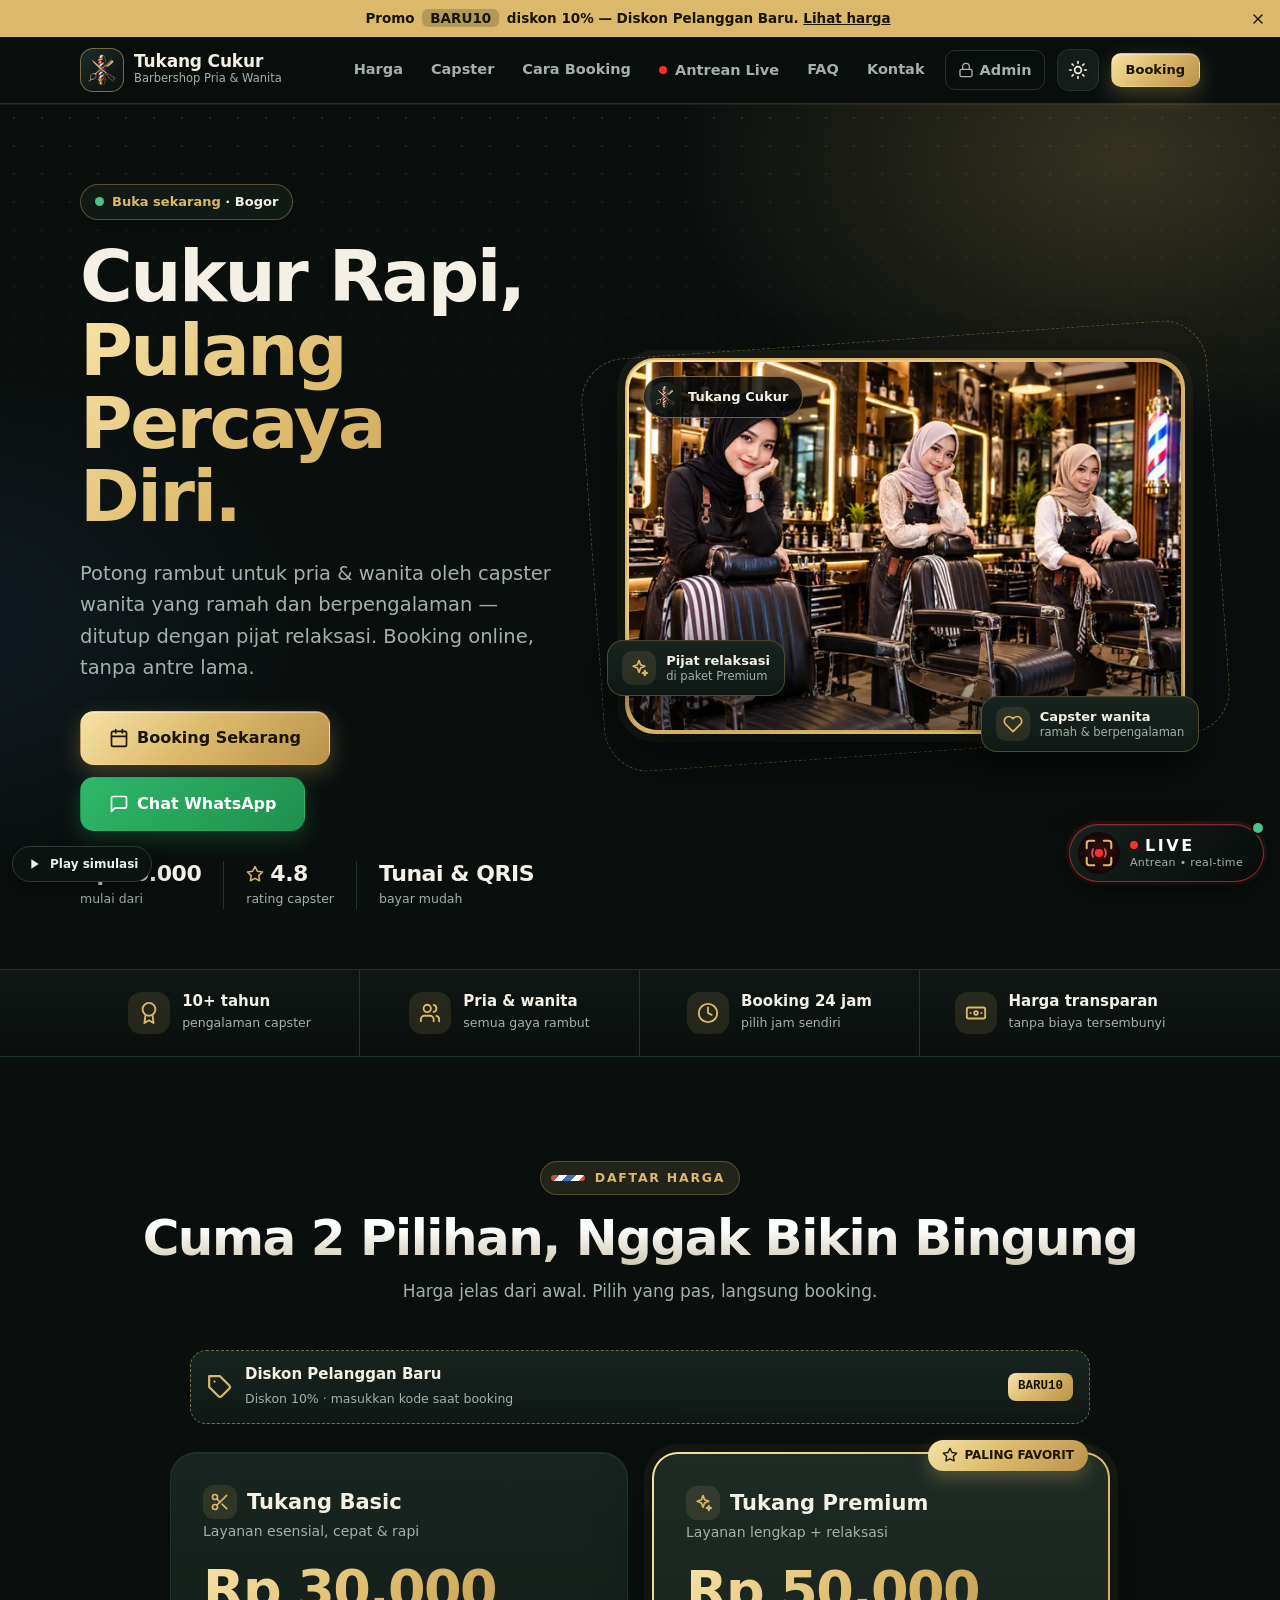
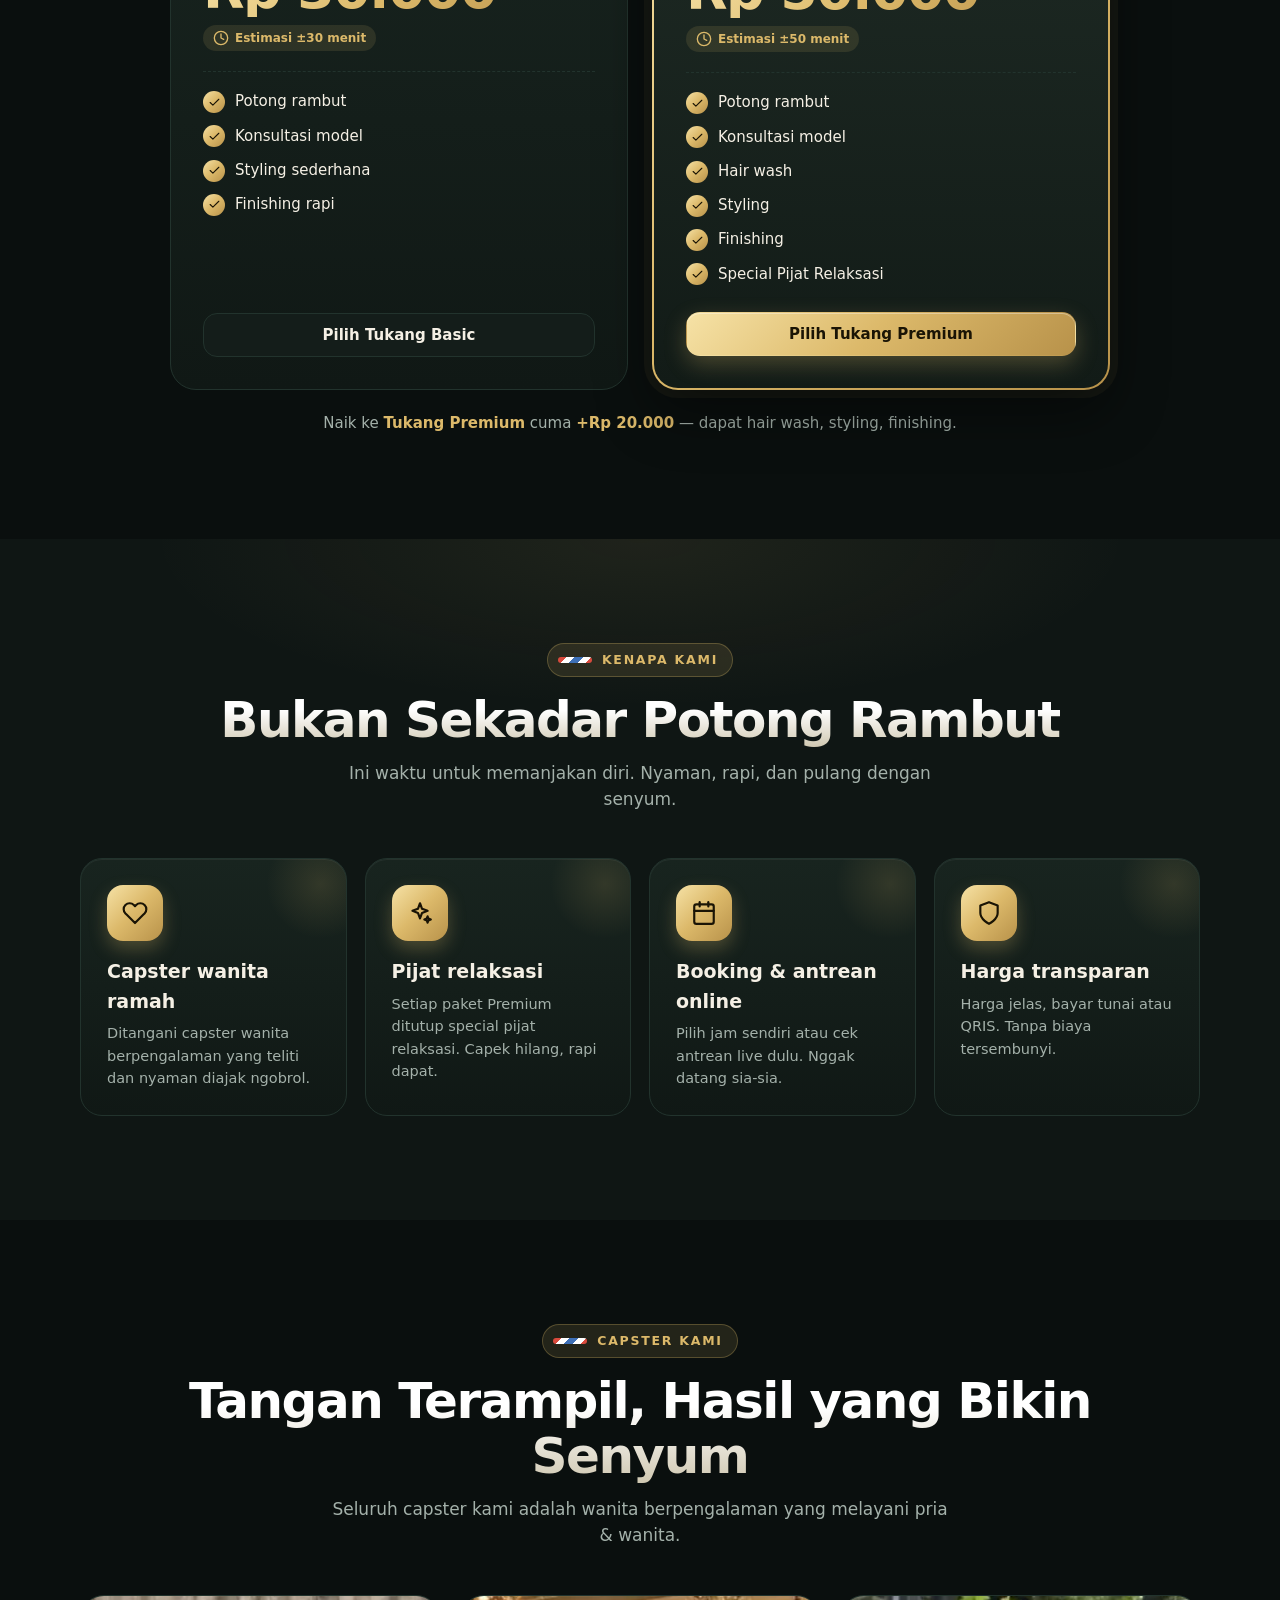
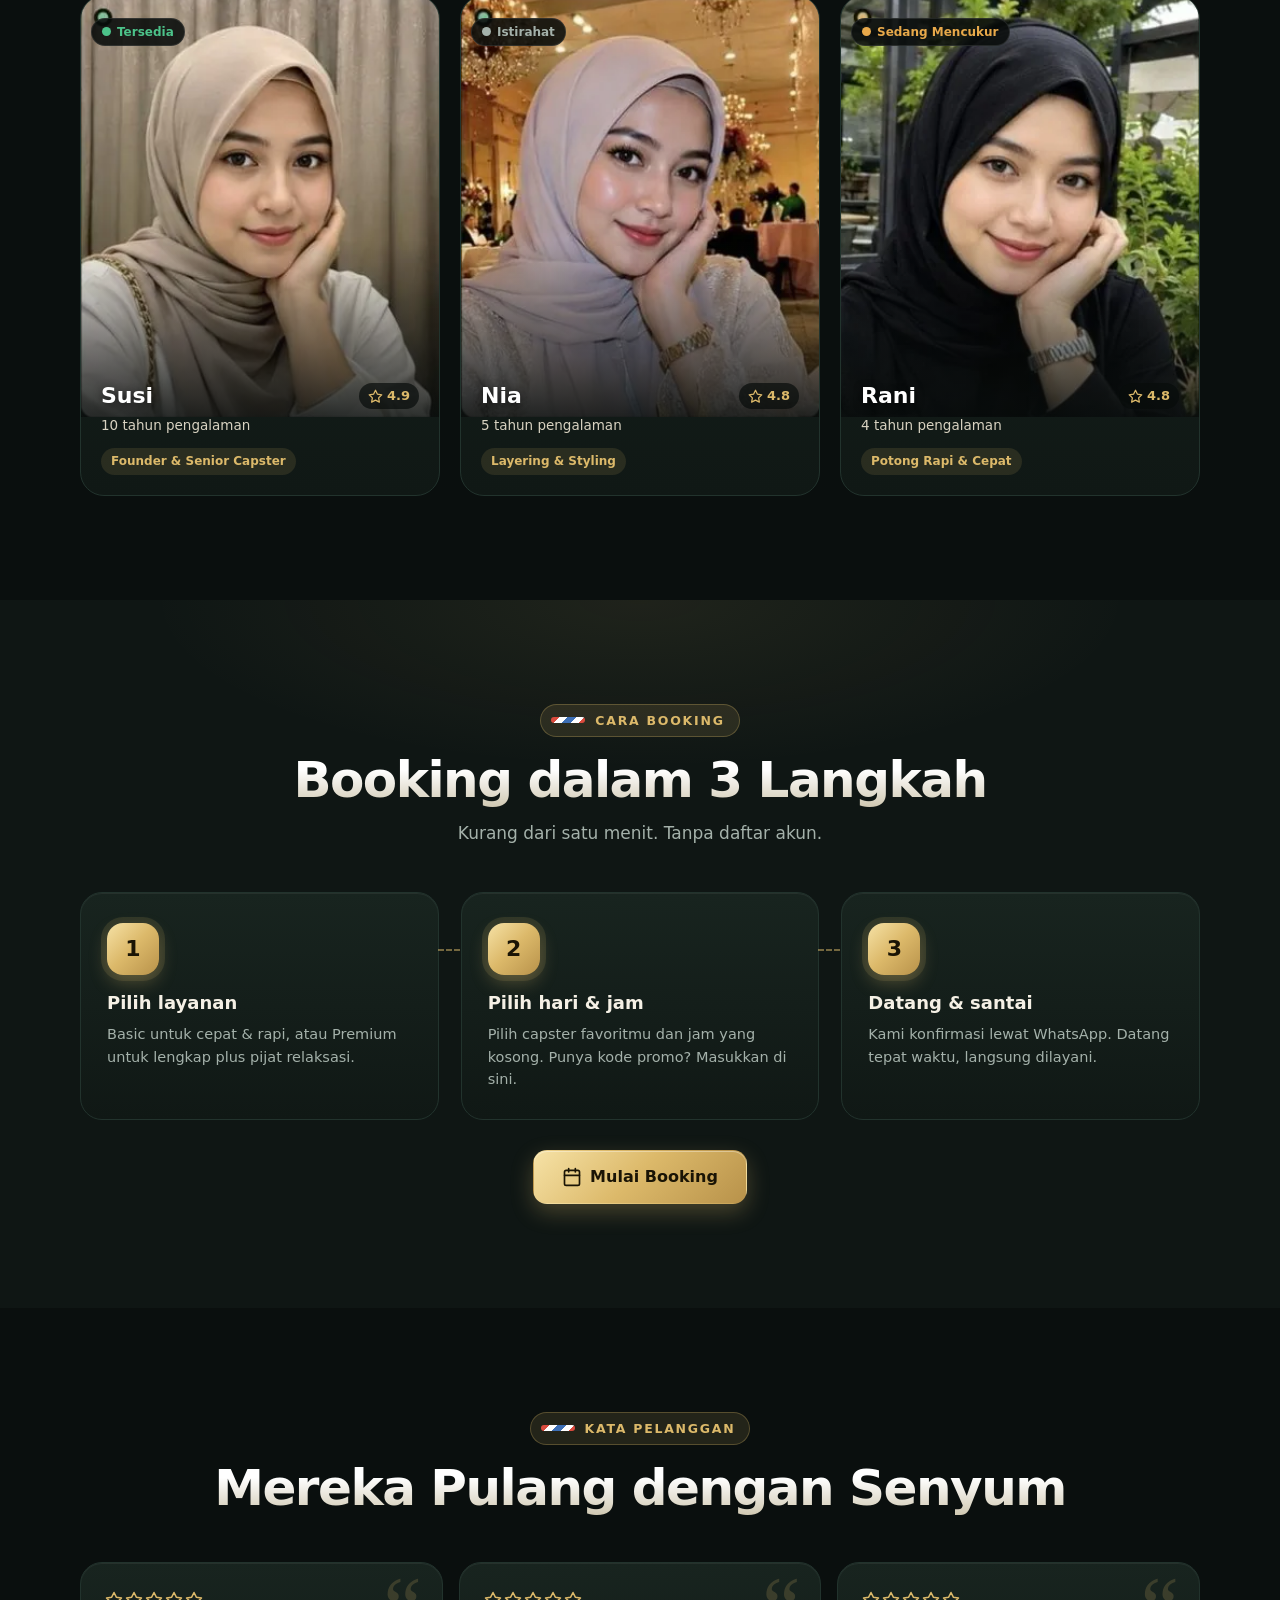
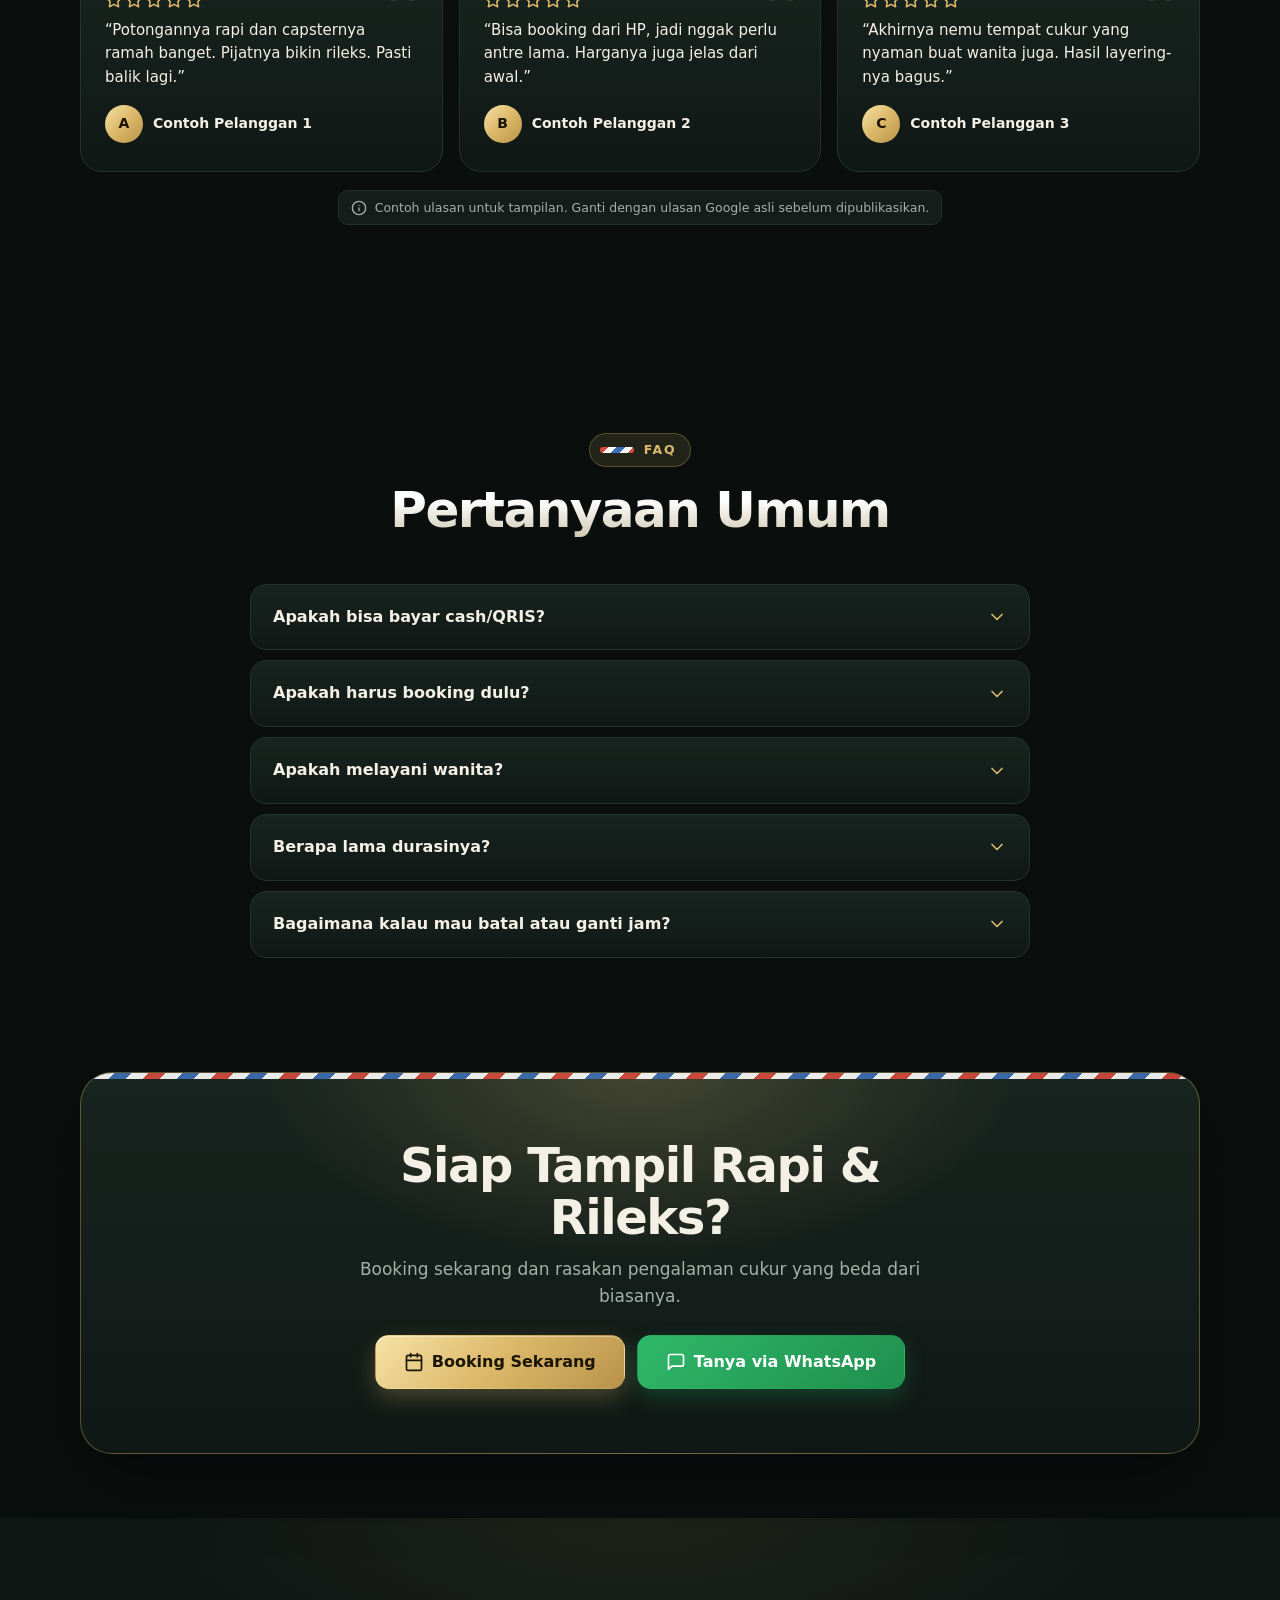
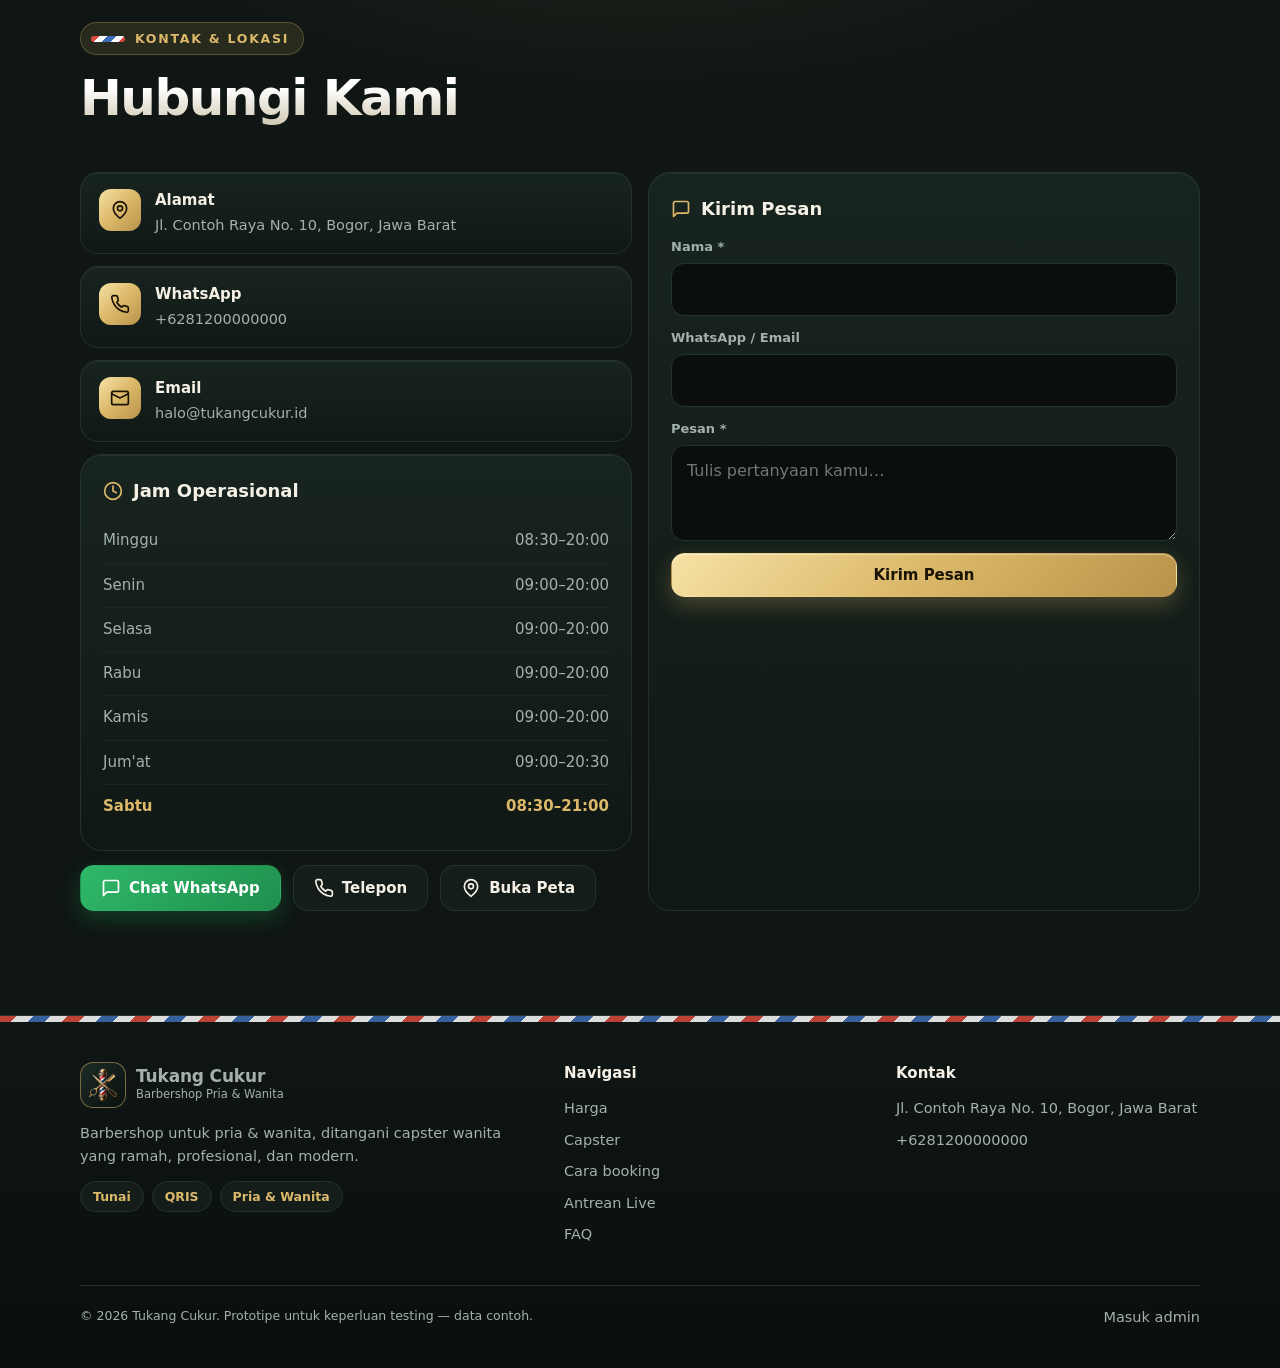
<file: index.html>
<!doctype html>
<html lang="id" data-theme="dark">
<head>
<meta charset="utf-8">
<meta name="viewport" content="width=device-width,initial-scale=1">
<title>Tukang Cukur — Barbershop Pria & Wanita di Bogor | Mulai Rp 30.000</title>
<meta name="description" content="Potong rambut pria & wanita oleh capster wanita berpengalaman di Bogor. Harga mulai Rp 30.000, booking online, cek antrean live, plus pijat relaksasi.">
<meta name="theme-color" content="#0a0f0e">
<meta property="og:type" content="website">
<meta property="og:title" content="Tukang Cukur — Cukur Rapi, Pulang Percaya Diri">
<meta property="og:description" content="Barbershop pria & wanita di Bogor. Mulai Rp 30.000. Booking online & cek antrean live.">
<meta property="og:image" content="img/og.jpg">
<link rel="icon" href="img/favicon.png">
<link rel="preload" as="image" href="img/logo-t-96.webp">
<link rel="stylesheet" href="site.css">
<script type="application/ld+json">{"@context":"https://schema.org","@type":"HairSalon","name":"Tukang Cukur","description":"Barbershop pria & wanita dengan capster wanita berpengalaman","priceRange":"Rp30.000 - Rp50.000","address":{"@type":"PostalAddress","addressLocality":"Bogor","addressRegion":"Jawa Barat","addressCountry":"ID"}}</script>
</head>
<body>

<div id="loader" title="Ketuk untuk melewati"><div class="box"><div class="ld-logo"><span class="ld-ring"></span><img src="img/logo-t-192.webp" width="120" height="120" alt="Logo Tukang Cukur"></div><div class="nm">Tukang Cukur</div><div class="sb">Barbershop Pria &amp; Wanita</div><div class="bar"><i></i></div><div class="skip">Menyiapkan tampilan terbaik&hellip;</div></div><div class="ld-foot"><div class="ld-credit">Sistem &amp; Website Developer<a href="https://benyoriki.com" target="_blank" rel="noopener">benyoriki.com</a></div><div class="ld-pole"></div></div></div>
<script>(function(){var s=1;try{var n=performance.getEntriesByType("navigation")[0],t=n?n.type:"navigate";if(t==="back_forward")s=0;else if(t==="navigate"&&document.referrer&&document.referrer.indexOf(location.origin)===0)s=0}catch(e){}if(!s){var l=document.getElementById("loader");if(l)l.parentNode.removeChild(l)}})()</script>

<div class="promobar" id="promobar" hidden><span id="promoText"></span><button type="button" id="promoX" aria-label="Tutup"><svg class="i sm"><use href="#i-x"/></svg></button></div>

<header class="top">
  <div class="wrap">
    <a class="brand" href="#top"><img src="img/logo-t-96.webp" width="42" height="42" alt="Logo"><span><b data-brand>Tukang Cukur</b><small data-tag>Barbershop Pria &amp; Wanita</small></span></a>
    <nav class="links" aria-label="Menu utama"><a href="#harga">Harga</a><a href="#capster">Capster</a><a href="#cara">Cara Booking</a><a href="#" data-live class="livelink"><i class="ld"></i>Antrean Live</a><a href="#faq">FAQ</a><a href="#kontak">Kontak</a><a href="admin.html" class="adm" rel="nofollow"><svg class="i sm"><use href="#i-lock"/></svg>Admin</a></nav>
    <span class="status-pill"><i class="dot" id="hdDot"></i><span id="hdStatus">Memuat…</span></span>
    <button class="iconbtn" id="theme" type="button" aria-label="Ganti tema"><svg class="i"><use href="#i-sun"/></svg></button>
    <button class="btn gold sm" type="button" data-open>Booking</button>
    <button class="iconbtn" id="burger" type="button" aria-label="Menu"><svg class="i"><use href="#i-menu"/></svg></button>
  </div>
</header>
<div class="menu" id="menu"><div class="in"><a href="#harga">Harga</a><a href="#capster">Capster</a><a href="#cara">Cara Booking</a><a href="#" data-live class="livelink"><i class="ld"></i>Antrean Live</a><a href="#faq">FAQ</a><a href="#kontak">Kontak</a><a href="admin.html" rel="nofollow"><svg class="i sm"><use href="#i-lock"/></svg> Masuk Admin</a></div></div>

<main id="top">

<!-- HERO -->
<section class="hero"><div class="wrap">
  <div class="hero-grid">
    <div>
      <span class="pill"><i class="dot ok" id="heroDot"></i><span><b class="gold" id="heroStatus">Buka hari ini</b> · Bogor</span></span>
      <h1>Cukur Rapi,<em>Pulang Percaya Diri.</em></h1>
      <p class="lead">Potong rambut untuk pria &amp; wanita oleh capster wanita yang ramah dan berpengalaman — ditutup dengan pijat relaksasi. Booking online, tanpa antre lama.</p>
      <div class="cta-row">
        <button class="btn gold lg" type="button" data-open><svg class="i"><use href="#i-calendar"/></svg>Booking Sekarang</button>
        <a class="btn wa lg" id="heroWa" href="#kontak" target="_blank" rel="noopener"><svg class="i"><use href="#i-message"/></svg>Chat WhatsApp</a>
      </div>
      <div class="hstats">
        <div><b id="fromPrice">Rp 30.000</b><small>mulai dari</small></div>
        <div><b><svg class="i"><use href="#i-star"/></svg><span id="avgRating">4.8</span></b><small>rating capster</small></div>
        <div><b>Tunai &amp; QRIS</b><small>bayar mudah</small></div>
      </div>
    </div>
    <div class="hero-vis">
      <div class="glow"></div><div class="ring"></div>
      <div class="frame"><div class="fi"><img src="img/hero.webp" srcset="img/hero-640.webp 640w, img/hero.webp 1000w" sizes="(max-width:960px) 92vw, 540px" width="1000" height="667" alt="Tiga capster wanita Tukang Cukur di dalam barbershop"><span class="hv-badge"><img src="img/logo-t-96.webp" width="30" height="30" alt=""><b>Tukang Cukur</b></span></div></div>
      <div class="float f2"><span class="ico"><svg class="i"><use href="#i-heart"/></svg></span><span>Capster wanita<small>ramah &amp; berpengalaman</small></span></div>
      <div class="float f1"><span class="ico"><svg class="i"><use href="#i-sparkles"/></svg></span><span>Pijat relaksasi<small>di paket Premium</small></span></div>
    </div>
  </div>

</div></section>

<!-- TRUST -->
<div class="trust"><div class="wrap">
  <div class="t"><svg class="i"><use href="#i-award"/></svg><div><b><span id="tYears">10</span>+ tahun</b><small>pengalaman capster</small></div></div>
  <div class="t"><svg class="i"><use href="#i-users"/></svg><div><b>Pria &amp; wanita</b><small>semua gaya rambut</small></div></div>
  <div class="t"><svg class="i"><use href="#i-clock"/></svg><div><b>Booking 24 jam</b><small>pilih jam sendiri</small></div></div>
  <div class="t"><svg class="i"><use href="#i-banknote"/></svg><div><b>Harga transparan</b><small>tanpa biaya tersembunyi</small></div></div>
</div></div>

<!-- HARGA -->
<section class="sec" id="harga"><div class="wrap">
  <div class="head c"><div class="eyebrow"><i></i>Daftar harga</div><h2>Cuma <span id="planCount">2</span> Pilihan, Nggak Bikin Bingung</h2><p class="sub">Harga jelas dari awal. Pilih yang pas, langsung booking.</p></div>
  <div class="promos" id="promos"></div>
  <div class="plans" id="plans">
    <div class="card plan"><h3><svg class="i"><use href="#i-scissors"/></svg>Tukang Basic</h3><div class="d">Layanan esensial, cepat &amp; rapi</div><div class="amt">Rp 30.000</div><ul><li><span class="ck"><svg class="i"><use href="#i-check"/></svg></span>Potong rambut</li><li><span class="ck"><svg class="i"><use href="#i-check"/></svg></span>Konsultasi model</li><li><span class="ck"><svg class="i"><use href="#i-check"/></svg></span>Styling sederhana</li><li><span class="ck"><svg class="i"><use href="#i-check"/></svg></span>Finishing rapi</li></ul><button class="btn block" type="button" data-open>Pilih Tukang Basic</button></div>
    <div class="card plan pop"><span class="badge"><svg class="i sm"><use href="#i-star"/></svg>PALING FAVORIT</span><h3><svg class="i"><use href="#i-sparkles"/></svg>Tukang Premium</h3><div class="d">Layanan lengkap + relaksasi</div><div class="amt">Rp 50.000</div><ul><li><span class="ck"><svg class="i"><use href="#i-check"/></svg></span>Potong rambut</li><li><span class="ck"><svg class="i"><use href="#i-check"/></svg></span>Konsultasi model</li><li><span class="ck"><svg class="i"><use href="#i-check"/></svg></span>Hair wash</li><li><span class="ck"><svg class="i"><use href="#i-check"/></svg></span>Styling &amp; finishing</li><li><span class="ck"><svg class="i"><use href="#i-check"/></svg></span>Special Pijat Relaksasi</li></ul><button class="btn gold block" type="button" data-open>Pilih Tukang Premium</button></div>
  </div>
  <p class="upsell" id="upsell"></p>
</div></section>

<!-- KENAPA -->
<section class="sec alt" id="kenapa"><div class="wrap">
  <div class="head c"><div class="eyebrow"><i></i>Kenapa kami</div><h2>Bukan Sekadar Potong Rambut</h2><p class="sub">Ini waktu untuk memanjakan diri. Nyaman, rapi, dan pulang dengan senyum.</p></div>
  <div class="grid4 bento">
    <div class="card benefit"><div class="ico"><svg class="i"><use href="#i-heart"/></svg></div><h3>Capster wanita ramah</h3><p>Ditangani capster wanita berpengalaman yang teliti dan nyaman diajak ngobrol.</p></div>
    <div class="card benefit"><div class="ico"><svg class="i"><use href="#i-sparkles"/></svg></div><h3>Pijat relaksasi</h3><p>Setiap paket Premium ditutup special pijat relaksasi. Capek hilang, rapi dapat.</p></div>
    <div class="card benefit"><div class="ico"><svg class="i"><use href="#i-calendar"/></svg></div><h3>Booking &amp; antrean online</h3><p>Pilih jam sendiri atau cek antrean live dulu. Nggak datang sia-sia.</p></div>
    <div class="card benefit"><div class="ico"><svg class="i"><use href="#i-shield"/></svg></div><h3>Harga transparan</h3><p>Harga jelas, bayar tunai atau QRIS. Tanpa biaya tersembunyi.</p></div>
  </div>
</div></section>

<!-- CAPSTER -->
<section class="sec" id="capster"><div class="wrap">
  <div class="head c"><div class="eyebrow"><i></i>Capster kami</div><h2>Tangan Terampil, Hasil yang Bikin Senyum</h2><p class="sub">Seluruh capster kami adalah wanita berpengalaman yang melayani pria &amp; wanita.</p></div>
  <div class="caps" id="caps">
    <div class="card cap"><div class="ph"><img src="img/capster1.webp" width="332" height="391" alt="Susi, founder dan senior capster" loading="lazy" decoding="async"><span class="tag ok"><i class="dot ok"></i>Tersedia</span></div><div class="in"><h3>Susi <span><svg class="i"><use href="#i-star"/></svg>4.9</span></h3><p>10 tahun pengalaman</p><span class="tag">Founder &amp; Senior Capster</span></div></div>
    <div class="card cap"><div class="ph"><img src="img/capster2.webp" width="332" height="391" alt="Nia, spesialis layering dan styling" loading="lazy" decoding="async"><span class="tag ok"><i class="dot ok"></i>Tersedia</span></div><div class="in"><h3>Nia <span><svg class="i"><use href="#i-star"/></svg>4.8</span></h3><p>5 tahun pengalaman</p><span class="tag">Layering &amp; Styling</span></div></div>
    <div class="card cap"><div class="ph"><img src="img/capster3.webp" width="332" height="391" alt="Rani, spesialis potong rapi dan cepat" loading="lazy" decoding="async"><span class="tag warn"><i class="dot warn"></i>Sedang Mencukur</span></div><div class="in"><h3>Rani <span><svg class="i"><use href="#i-star"/></svg>4.8</span></h3><p>4 tahun pengalaman</p><span class="tag">Potong Rapi &amp; Cepat</span></div></div>
  </div>
</div></section>

<!-- CARA BOOKING -->
<section class="sec alt" id="cara"><div class="wrap">
  <div class="head c"><div class="eyebrow"><i></i>Cara booking</div><h2>Booking dalam 3 Langkah</h2><p class="sub">Kurang dari satu menit. Tanpa daftar akun.</p></div>
  <div class="steps">
    <div class="card step"><div class="n">1</div><h3>Pilih layanan</h3><p>Basic untuk cepat &amp; rapi, atau Premium untuk lengkap plus pijat relaksasi.</p></div>
    <div class="card step"><div class="n">2</div><h3>Pilih hari &amp; jam</h3><p>Pilih capster favoritmu dan jam yang kosong. Punya kode promo? Masukkan di sini.</p></div>
    <div class="card step"><div class="n">3</div><h3>Datang &amp; santai</h3><p>Kami konfirmasi lewat WhatsApp. Datang tepat waktu, langsung dilayani.</p></div>
  </div>
  <div class="cta-row" style="justify-content:center;margin-top:30px"><button class="btn gold lg" type="button" data-open><svg class="i"><use href="#i-calendar"/></svg>Mulai Booking</button></div>
</div></section>

<!-- ULASAN (CONTOH) -->
<section class="sec" id="ulasan"><div class="wrap">
  <div class="head c"><div class="eyebrow"><i></i>Kata pelanggan</div><h2>Mereka Pulang dengan Senyum</h2></div>
  <div class="rev">
    <div class="card"><div class="stars"><svg class="i"><use href="#i-star"/></svg><svg class="i"><use href="#i-star"/></svg><svg class="i"><use href="#i-star"/></svg><svg class="i"><use href="#i-star"/></svg><svg class="i"><use href="#i-star"/></svg></div><p>“Potongannya rapi dan capsternya ramah banget. Pijatnya bikin rileks. Pasti balik lagi.”</p><div class="who"><span class="av">A</span>Contoh Pelanggan 1</div></div>
    <div class="card"><div class="stars"><svg class="i"><use href="#i-star"/></svg><svg class="i"><use href="#i-star"/></svg><svg class="i"><use href="#i-star"/></svg><svg class="i"><use href="#i-star"/></svg><svg class="i"><use href="#i-star"/></svg></div><p>“Bisa booking dari HP, jadi nggak perlu antre lama. Harganya juga jelas dari awal.”</p><div class="who"><span class="av">B</span>Contoh Pelanggan 2</div></div>
    <div class="card"><div class="stars"><svg class="i"><use href="#i-star"/></svg><svg class="i"><use href="#i-star"/></svg><svg class="i"><use href="#i-star"/></svg><svg class="i"><use href="#i-star"/></svg><svg class="i"><use href="#i-star"/></svg></div><p>“Akhirnya nemu tempat cukur yang nyaman buat wanita juga. Hasil layering-nya bagus.”</p><div class="who"><span class="av">C</span>Contoh Pelanggan 3</div></div>
  </div>
  <div style="text-align:center"><span class="note"><svg class="i sm"><use href="#i-info"/></svg>Contoh ulasan untuk tampilan. Ganti dengan ulasan Google asli sebelum dipublikasikan.</span></div>
</div></section>

<!-- FAQ -->
<section class="sec" id="faq"><div class="wrap">
  <div class="head c"><div class="eyebrow"><i></i>FAQ</div><h2>Pertanyaan Umum</h2></div>
  <div class="faq">
    <details><summary>Apakah bisa bayar cash/QRIS?<svg class="i"><use href="#i-chevron-down"/></svg></summary><p>Bisa. Kami menerima pembayaran tunai dan QRIS.</p></details>
    <details><summary>Apakah harus booking dulu?<svg class="i"><use href="#i-chevron-down"/></svg></summary><p>Tidak wajib. Kamu bisa ambil nomor antrean walk-in, tapi booking menjamin slot waktumu.</p></details>
    <details><summary>Apakah melayani wanita?<svg class="i"><use href="#i-chevron-down"/></svg></summary><p>Ya. Kami melayani pria dan wanita, ditangani capster wanita berpengalaman.</p></details>
    <details><summary>Berapa lama durasinya?<svg class="i"><use href="#i-chevron-down"/></svg></summary><p>Paket Basic sekitar 30 menit, Premium sekitar 50 menit.</p></details>
    <details><summary>Bagaimana kalau mau batal atau ganti jam?<svg class="i"><use href="#i-chevron-down"/></svg></summary><p>Hubungi kami lewat WhatsApp sebelum jadwal. Kami bantu atur ulang.</p></details>
  </div>
</div></section>

<!-- CTA AKHIR -->
<section style="padding:0 0 64px"><div class="wrap"><div class="cta"><div class="pole"></div><div class="in">
  <h2>Siap Tampil Rapi &amp; Rileks?</h2>
  <p class="sub">Booking sekarang dan rasakan pengalaman cukur yang beda dari biasanya.</p>
  <div class="cta-row"><button class="btn gold lg" type="button" data-open><svg class="i"><use href="#i-calendar"/></svg>Booking Sekarang</button><a class="btn wa lg" id="ctaWa" href="#kontak" target="_blank" rel="noopener"><svg class="i"><use href="#i-message"/></svg>Tanya via WhatsApp</a></div>
</div></div></div></section>

<!-- KONTAK -->
<section class="sec alt" id="kontak"><div class="wrap">
  <div class="head"><div class="eyebrow"><i></i>Kontak &amp; lokasi</div><h2>Hubungi Kami</h2></div>
  <div class="two" style="margin-top:0">
    <div>
      <div class="card info"><span class="bx"><svg class="i"><use href="#i-map-pin"/></svg></span><div><b>Alamat</b><span id="cAddr">Jl. Contoh Raya No. 10, Bogor, Jawa Barat</span></div></div>
      <div class="card info"><span class="bx"><svg class="i"><use href="#i-phone"/></svg></span><div><b>WhatsApp</b><span id="cWa">+6281200000000</span></div></div>
      <div class="card info"><span class="bx"><svg class="i"><use href="#i-mail"/></svg></span><div><b>Email</b><span id="cMail">halo@tukangcukur.id</span></div></div>
      <div class="card"><h3 class="t"><svg class="i"><use href="#i-clock"/></svg>Jam Operasional</h3><ul class="hours" id="hours"></ul></div>
      <div class="cta-row" style="margin-top:14px"><a class="btn wa" id="waBtn" href="#kontak" target="_blank" rel="noopener"><svg class="i"><use href="#i-message"/></svg>Chat WhatsApp</a><a class="btn" id="telBtn" href="#kontak"><svg class="i"><use href="#i-phone"/></svg>Telepon</a><a class="btn" id="mapBtn" href="#kontak" target="_blank" rel="noopener"><svg class="i"><use href="#i-map-pin"/></svg>Buka Peta</a></div>
    </div>
    <div class="card"><h3 class="t"><svg class="i"><use href="#i-message"/></svg>Kirim Pesan</h3>
      <form id="msgForm">
        <div class="field"><label for="mName">Nama *</label><input id="mName" name="name" required autocomplete="name"></div>
        <div class="field"><label for="mContact">WhatsApp / Email</label><input id="mContact" name="contact"></div>
        <div class="field"><label for="mText">Pesan *</label><textarea id="mText" name="text" required placeholder="Tulis pertanyaan kamu…"></textarea></div>
        <button class="btn gold block" type="submit">Kirim Pesan</button>
      </form></div>
  </div>
</div></section>
</main>

<footer><div class="wrap">
  <div class="g">
    <div><a class="brand" href="#top" style="margin-bottom:14px"><img src="img/logo-t-96.webp" width="42" height="42" alt="" loading="lazy"><span><b data-brand>Tukang Cukur</b><small data-tag>Barbershop Pria &amp; Wanita</small></span></a><p>Barbershop untuk pria &amp; wanita, ditangani capster wanita yang ramah, profesional, dan modern.</p><div class="chips"><span>Tunai</span><span>QRIS</span><span>Pria &amp; Wanita</span></div></div>
    <div><h4>Navigasi</h4><a href="#harga">Harga</a><a href="#capster">Capster</a><a href="#cara">Cara booking</a><a href="#" data-live>Antrean Live</a><a href="#faq">FAQ</a></div>
    <div><h4>Kontak</h4><p id="fAddr"></p><p id="fWa"></p></div>
  </div>
  <div class="copy"><span>© <span id="yr">2026</span> <span data-brand>Tukang Cukur</span>. Prototipe untuk keperluan testing — data contoh.</span><a href="admin.html" rel="nofollow">Masuk admin</a></div>
</div></footer>

<!-- antrean live: tombol chat + panel -->
<button class="livefab" id="liveFab" type="button" aria-expanded="false" aria-controls="livePanel" aria-label="Antrean live"><span class="rec"><svg viewBox="0 0 44 44" aria-hidden="true"><path class="vf" d="M4 15V8a4 4 0 0 1 4-4h7M29 4h7a4 4 0 0 1 4 4v7M40 29v7a4 4 0 0 1-4 4h-7M15 40H8a4 4 0 0 1-4-4v-7"/><path class="wv" d="M13.5 16.5a11 11 0 0 0 0 11M30.5 16.5a11 11 0 0 1 0 11"/><circle class="dot" cx="22" cy="22" r="6"/></svg></span><span class="lbl"><b><i class="d"></i>LIVE</b><small>Antrean &bull; real-time</small></span><span class="tg">LIVE</span><span class="bdg" id="liveBdg">0</span></button>
<div class="livepanel" id="livePanel" role="dialog" aria-label="Antrean live">
  <div class="lp-head"><span class="lp-ico"><svg viewBox="0 0 44 44" aria-hidden="true"><path d="M4 15V8a4 4 0 0 1 4-4h7M29 4h7a4 4 0 0 1 4 4v7M40 29v7a4 4 0 0 1-4 4h-7M15 40H8a4 4 0 0 1-4-4v-7" fill="none" stroke="#dcb96a" stroke-width="3" stroke-linecap="round"/><circle cx="22" cy="22" r="6" fill="#ff2d2d"/></svg></span><div class="lp-t"><b>Antrean Live<em class="lv">LIVE</em></b><small><i class="dot" id="lpDot"></i><span id="lpStatus">Memuat…</span></small></div><button type="button" class="lp-x" id="liveX" aria-label="Tutup"><svg class="i sm"><use href="#i-x"/></svg></button></div>
  <div class="lp-body">
    <div class="lp-stats"><div class="s1"><span class="si"><svg class="i"><use href="#i-users"/></svg></span><b id="lpWait">0</b><small>Menunggu</small></div><div class="s2"><span class="si"><svg class="i"><use href="#i-scissors"/></svg></span><b id="lpServ">0</b><small>Dicukur</small></div><div class="s3"><span class="si"><svg class="i"><use href="#i-clock"/></svg></span><b id="lpEst">—</b><small>Est. tunggu</small></div></div>
    <div class="lp-msg" id="lpMsg">Memuat data antrean…</div>
    <div class="lp-sec"><h4>Capster hari ini<em id="lpCapN"></em></h4><div id="lpCaps"></div></div>
    <div class="lp-sec"><h4>Antrean berikutnya</h4><div id="lpNext"></div></div>
  </div>
  <div class="lp-foot"><button class="btn gold" type="button" data-queue><svg class="i sm"><use href="#i-ticket"/></svg>Ambil nomor</button><button class="btn" type="button" data-open><svg class="i sm"><use href="#i-calendar"/></svg>Booking</button></div>
</div>

<!-- bar bawah (HP) -->
<div class="mbar"><button class="btn gold" type="button" data-open><svg class="i"><use href="#i-calendar"/></svg>Booking</button><a class="btn wa" id="mWa" href="#kontak" target="_blank" rel="noopener"><svg class="i"><use href="#i-message"/></svg>WhatsApp</a><a class="btn" id="mTel" href="#kontak" aria-label="Telepon"><svg class="i"><use href="#i-phone"/></svg></a></div>

<!-- modal booking -->
<div class="modal" id="bookingModal" role="dialog" aria-modal="true" aria-labelledby="bkTitle"><div class="card">
  <h3 id="bkTitle"><svg class="i"><use href="#i-scissors"/></svg>Booking Cukur<button class="x" type="button" data-close aria-label="Tutup"><svg class="i sm"><use href="#i-x"/></svg></button></h3>
  <form id="bForm">
    <div class="field"><label for="bName">Nama *</label><input id="bName" name="name" required autocomplete="name"></div>
    <div class="field"><label for="bWa">No. WhatsApp *</label><input id="bWa" name="wa" required inputmode="tel" autocomplete="tel" placeholder="08xxxxxxxxxx"></div>
    <div class="field"><label for="bSvc">Layanan</label><select id="bSvc" name="svc" class="svcSel"></select></div>
    <div class="field"><label for="bCap">Capster</label><select id="bCap" name="cap"></select></div>
    <div class="r2"><div class="field"><label for="bDate">Tanggal</label><input type="date" id="bDate" name="date" required></div><div class="field"><label for="bTime">Jam</label><select id="bTime" name="time"></select></div></div>
    <div class="field"><label for="bPromo">Kode promo (opsional)</label><input id="bPromo" name="promo" placeholder="mis. BARU10" autocapitalize="characters"><small id="bPromoMsg" style="color:var(--muted)"></small></div>
    <div class="field"><label>Cara pembayaran</label><div class="payopt" id="bPayOpt"><label><input type="radio" name="pay" value="Tunai" checked><span>Tunai<small>bayar di tempat</small></span></label><label><input type="radio" name="pay" value="QRIS"><span>QRIS<small>scan &amp; bayar</small></span></label></div></div>
    <div class="total" id="bTotal"></div>
    <div style="display:flex;gap:10px"><button class="btn gold" type="submit" style="flex:1">Kirim Booking</button><button class="btn" type="button" data-close>Batal</button></div>
  </form>
</div></div>
<div class="modal" id="queueModal" role="dialog" aria-modal="true" aria-labelledby="qTitle"><div class="card">
  <h3 id="qTitle"><svg class="i"><use href="#i-ticket"/></svg>Ambil Nomor Antrean<button class="x" type="button" data-qclose aria-label="Tutup"><svg class="i sm"><use href="#i-x"/></svg></button></h3>
  <p style="color:var(--muted);font-size:14px;margin:-6px 0 14px">Untuk pelanggan walk-in. Datang langsung setelah mengambil nomor.</p>
  <form id="qForm">
    <div class="field"><label for="qName">Nama lengkap *</label><input id="qName" name="name" required autocomplete="name" placeholder="Masukkan nama kamu"></div>
    <div class="field"><label for="qWa">No. WhatsApp</label><input id="qWa" name="wa" inputmode="tel" autocomplete="tel" placeholder="08xxxxxxxxxx"></div>
    <div class="field"><label for="qSvc">Layanan</label><select id="qSvc" name="svc" class="svcSel"></select></div>
    <div style="display:flex;gap:10px"><button class="btn gold" type="submit" style="flex:1">Ambil Nomor</button><button class="btn" type="button" data-qclose>Batal</button></div>
  </form>
</div></div>
<div class="toast" id="toast" role="status"></div>

<noscript><p style="padding:16px;text-align:center">Aktifkan JavaScript untuk booking dan antrean online. Untuk bertanya, hubungi kami lewat WhatsApp.</p></noscript>

<script src="store.js"></script>
<script src="icons.js"></script>
<script src="site.js"></script>
<script src="sim.js"></script>
<script>TC.sim.init()</script>
</body>
</html>
</file>
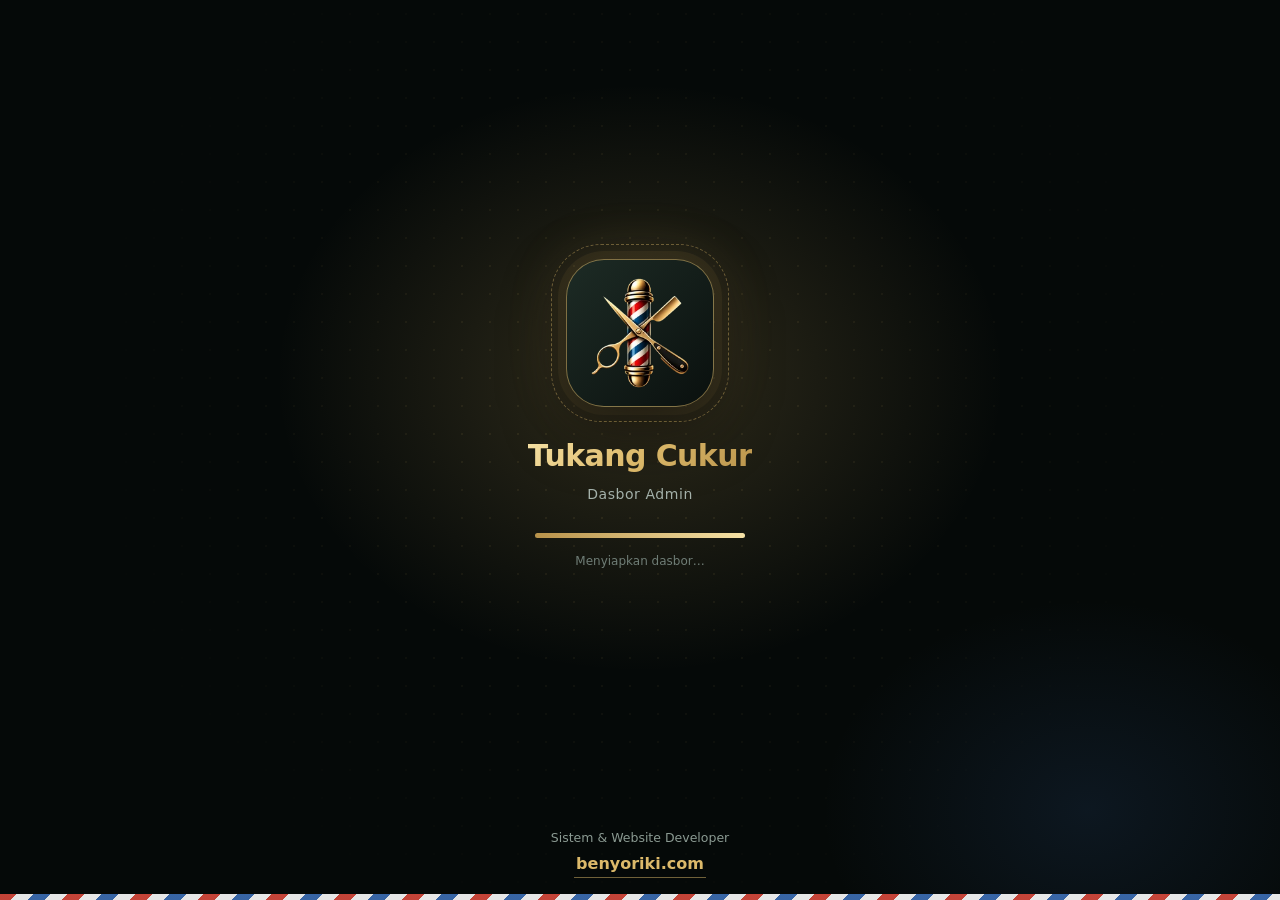
<file: admin.html>
<!doctype html>
<html lang="id" data-theme="dark">
<head>
<meta charset="utf-8">
<meta name="viewport" content="width=device-width,initial-scale=1,viewport-fit=cover">
<title>Dasbor Admin — Tukang Cukur</title>
<meta name="robots" content="noindex">
<link rel="icon" href="img/favicon.png">
<link rel="stylesheet" href="style.css">
<style>
:root{--blue:#5b9bd5;--purple:#b58ae0;--r:20px}
body{min-height:100vh;background:radial-gradient(900px 420px at 90% -8%,rgba(216,181,101,.11),transparent 60%),radial-gradient(700px 400px at -10% 110%,rgba(76,195,138,.07),transparent 60%),var(--bg);background-attachment:fixed}
.card{border-radius:var(--r);box-shadow:0 1px 0 rgba(255,255,255,.03) inset,var(--shadow)}
:root[data-theme=light] .card{box-shadow:0 8px 24px rgba(60,50,20,.07)}
.hide{display:none!important}

/* ---------- login ---------- */
.login{min-height:100vh;display:grid;grid-template-columns:1.1fr 1fr}
.login .art{position:relative;overflow:hidden;padding:48px;display:flex;flex-direction:column;justify-content:space-between;background:linear-gradient(160deg,#0b1210,#16231e 55%,#1f2d1f)}
.login .art::after{content:"";position:absolute;right:-80px;top:-40px;width:70%;height:130%;background:repeating-linear-gradient(115deg,rgba(216,181,101,.10) 0 60px,transparent 60px 120px)}
.login .art>*{position:relative;z-index:1}
.login .art img.big{width:120px;height:120px;padding:10px;border-radius:30px;background:linear-gradient(135deg,#1d2b25,#0a100e);border:1px solid rgba(216,181,101,.5);object-fit:contain;box-shadow:0 20px 50px rgba(0,0,0,.5)}
.login .art h2{font-size:clamp(30px,3.6vw,46px);line-height:1.08;letter-spacing:-.02em;font-weight:800;color:#f3efe6;margin:26px 0 12px}
.login .art p{color:#a9b7b0;max-width:420px}
.login .feat{display:grid;gap:12px;margin-top:30px}
.login .feat div{display:flex;gap:12px;align-items:center;color:#d9d3c3;font-size:14px;font-weight:600}
.login .feat span{width:34px;height:34px;border-radius:10px;background:rgba(216,181,101,.14);color:var(--gold);display:grid;place-items:center}
.login .formside{display:grid;place-items:center;padding:28px}
.login .box{width:min(400px,100%)}
.login .box h1{font-size:28px;letter-spacing:-.02em}
.login .box .sub{color:var(--muted);margin:6px 0 24px;font-size:14px}
.pwrap{position:relative}.pwrap input{padding-right:46px}
.pwrap button{position:absolute;right:6px;top:50%;transform:translateY(-50%);width:36px;height:36px;border:0;background:none;color:var(--muted);cursor:pointer;display:grid;place-items:center}
.or{display:flex;align-items:center;gap:12px;color:var(--muted);font-size:12px;margin:18px 0}.or::before,.or::after{content:"";flex:1;height:1px;background:var(--line)}
.login .err{color:var(--bad);font-size:13px;min-height:18px;margin-top:10px}
.hintbox{background:rgba(216,181,101,.09);border:1px dashed var(--gold);border-radius:12px;padding:11px 13px;font-size:12.5px;color:var(--muted);margin-top:18px}
.hintbox b{color:var(--text)}
@media(max-width:860px){.login{grid-template-columns:1fr}.login .art{padding:26px 22px 30px;min-height:auto}.login .art h2{font-size:26px;margin:16px 0 8px}.login .feat{display:none}.login .art img.big{width:72px;height:72px;border-radius:18px}}

/* ---------- shell ---------- */
.app{display:grid;grid-template-columns:272px 1fr;min-height:100vh}
aside{background:var(--bg2);border-right:1px solid var(--line);padding:18px 14px;position:sticky;top:0;height:100vh;overflow:auto;display:flex;flex-direction:column}
.sb-brand{display:flex;align-items:center;gap:11px;padding:4px 8px 18px}
.sb-brand .logo{width:44px;height:44px;border-radius:13px;background:linear-gradient(135deg,#1d2b25,#0a100e);border:1px solid rgba(216,181,101,.5);display:grid;place-items:center;overflow:hidden;box-shadow:0 6px 18px rgba(0,0,0,.4)}
.sb-brand .logo img{width:36px;height:36px;object-fit:contain}
.sb-brand b{display:block;line-height:1.1;font-size:15px}.sb-brand small{color:var(--muted);font-size:11px}
.grp{font-size:10.5px;letter-spacing:.12em;text-transform:uppercase;color:var(--muted);font-weight:800;padding:14px 12px 6px}
.nav{display:flex;align-items:center;gap:12px;padding:10px 12px;border-radius:13px;color:var(--muted);font-weight:700;font-size:14px;cursor:pointer;border:0;background:none;width:100%;text-align:left;transition:.15s;position:relative}
.nav:hover{background:var(--card);color:var(--text)}
.nav.on{background:linear-gradient(135deg,#e9cd86,#c39b4f);color:#1a1405;box-shadow:0 8px 20px rgba(216,181,101,.25)}
.nav .cnt{margin-left:auto;background:var(--bad);color:#fff;font-size:11px;border-radius:99px;padding:1px 8px;font-weight:800}
.nav.on .cnt{background:#1a1405;color:var(--gold)}
.sb-user{margin-top:auto;display:flex;align-items:center;gap:11px;padding:12px;border:1px solid var(--line);border-radius:16px;background:var(--card);margin-top:16px}
.avatar{width:40px;height:40px;border-radius:12px;background:linear-gradient(135deg,#e9cd86,#b8924a);color:#1a1405;display:grid;place-items:center;font-weight:800;flex:none}
.sb-user b{display:block;font-size:13.5px;line-height:1.15}.sb-user small{color:var(--muted);font-size:11.5px}
.sb-user button{margin-left:auto;width:36px;height:36px;border-radius:10px;border:1px solid var(--line);background:var(--bg2);color:var(--muted);cursor:pointer;display:grid;place-items:center}
.sb-user button:hover{color:var(--bad);border-color:var(--bad)}
.main{min-width:0;padding-bottom:30px}
.topbar{position:sticky;top:0;z-index:40;display:flex;align-items:center;gap:10px;padding:14px clamp(14px,3vw,34px);background:var(--bg);border-bottom:1px solid var(--line)}
.topbar h1{font-size:21px;letter-spacing:-.02em;line-height:1.15}
.topbar .sub{display:block;color:var(--muted);font-size:12.5px;font-weight:500}
.topbar .sp{flex:1}
.chipclock{display:flex;align-items:center;gap:8px;padding:8px 13px;border:1px solid var(--line);background:var(--card);border-radius:12px;font-weight:700;font-size:13px;color:var(--muted)}
.chipclock b{color:var(--text)}
.iconbtn{position:relative;width:42px;height:42px;border-radius:13px;border:1px solid var(--line);background:var(--card);display:grid;place-items:center;cursor:pointer;color:var(--text);flex:none}
.iconbtn:hover{border-color:var(--gold);color:var(--gold)}
.iconbtn .badge{position:absolute;top:-6px;right:-6px;background:var(--bad);color:#fff;font-size:10px;font-weight:800;border-radius:99px;padding:1px 6px;border:2px solid var(--bg)}
#burger{display:none}
#view{padding:22px clamp(14px,3vw,34px) 40px;max-width:1400px}
.bottom{display:none}

/* ---------- komponen ---------- */
.hello{display:flex;align-items:flex-end;gap:14px;flex-wrap:wrap;margin-bottom:20px}
.hello h2{font-size:clamp(22px,3.4vw,30px);letter-spacing:-.02em;line-height:1.15}.hello p{color:var(--muted);font-size:14px;margin-top:4px}.hello .sp{flex:1}
.kpis{display:grid;gap:14px;grid-template-columns:repeat(auto-fit,minmax(215px,1fr));margin-bottom:16px}
.kpi{position:relative;overflow:hidden;padding:18px}
.kpi .ico{width:42px;height:42px;border-radius:13px;display:grid;place-items:center;margin-bottom:14px}
.kpi .lab{color:var(--muted);font-size:13px;font-weight:700}
.kpi b{font-size:clamp(22px,2.2vw,28px);letter-spacing:-.02em;display:block;margin:4px 0 6px}
.kpi small{color:var(--muted);font-size:12px}
.kpi .spk{position:absolute;right:12px;top:16px;opacity:.9}
.delta{display:inline-flex;align-items:center;gap:4px;font-size:12px;font-weight:800;padding:3px 8px;border-radius:99px}
.delta.up{background:rgba(76,195,138,.14);color:var(--ok)}.delta.dn{background:rgba(229,100,90,.14);color:var(--bad)}.delta.eq{background:rgba(154,168,161,.14);color:var(--muted)}
.c-gold{background:rgba(216,181,101,.15);color:var(--gold)}.c-green{background:rgba(76,195,138,.15);color:var(--ok)}.c-red{background:rgba(229,100,90,.15);color:var(--bad)}.c-blue{background:rgba(91,155,213,.16);color:var(--blue)}.c-purple{background:rgba(181,138,224,.16);color:var(--purple)}
.grid{display:grid;gap:16px;margin-bottom:16px}
.g21{grid-template-columns:minmax(0,2fr) minmax(0,1fr)}.g11{grid-template-columns:minmax(0,1fr) minmax(0,1fr)}.g3{grid-template-columns:repeat(3,minmax(0,1fr))}
.grid>*,.pos>*{min-width:0}
h3.h{font-size:16px;margin-bottom:14px;display:flex;align-items:center;gap:10px;flex-wrap:wrap}
h3.h .i{color:var(--gold)}
h3.h .r{margin-left:auto;display:flex;gap:6px;align-items:center}
.mini{display:grid;grid-template-columns:repeat(auto-fit,minmax(130px,1fr));gap:10px;margin-bottom:16px}
.mini div{display:flex;align-items:center;gap:11px;padding:12px 14px;border:1px solid var(--line);border-radius:16px;background:var(--card)}
.mini .ico{width:36px;height:36px;border-radius:11px;display:grid;place-items:center;flex:none}
.mini b{display:block;font-size:19px;line-height:1.1}.mini small{color:var(--muted);font-size:11.5px}
table{width:100%;border-collapse:collapse;font-size:13.5px}
th{text-align:left;color:var(--muted);font-size:11.5px;text-transform:uppercase;letter-spacing:.06em;padding:10px 12px;border-bottom:1px solid var(--line);white-space:nowrap}
td{padding:12px;border-bottom:1px solid var(--line);vertical-align:middle}
tbody tr:hover{background:rgba(216,181,101,.05)}tr:last-child td{border-bottom:0}
td.num,th.num{text-align:right;white-space:nowrap}
.scroll{overflow-x:auto}
.acts{display:flex;gap:6px;flex-wrap:wrap}
.filters{display:flex;gap:8px;flex-wrap:wrap;margin-bottom:14px;align-items:center}
.filters .sp{flex:1}
.chip{padding:8px 14px;border-radius:99px;border:1px solid var(--line);background:var(--card);font-weight:700;font-size:13px;cursor:pointer;color:var(--muted)}
.chip.on{background:var(--gold);color:#1a1405;border-color:var(--gold)}
.btn .i{width:17px;height:17px}.btn.sm .i{width:15px;height:15px}
.btn.gold{background:linear-gradient(135deg,#e9cd86,#c39b4f);border-color:#c39b4f}
.search{display:flex;align-items:center;gap:8px;background:var(--card);border:1px solid var(--line);border-radius:12px;padding:0 12px;min-width:220px}
.search input{background:none;border:0;outline:none;padding:10px 0;width:100%}
.list .it{display:flex;gap:12px;padding:14px 0;border-bottom:1px solid var(--line);align-items:flex-start}
.list .it:last-child{border:0}
.list .it.unread{background:linear-gradient(90deg,rgba(216,181,101,.09),transparent);margin:0 -20px;padding-left:20px;padding-right:20px}
.list .it .bx{width:40px;height:40px;border-radius:12px;display:grid;place-items:center;flex:none}
.list .it .m{flex:1;min-width:0}.list .it small{color:var(--muted);font-size:12px}
.list .it p{font-size:14px;margin:4px 0;word-break:break-word}
.reply{background:var(--bg2);border-left:3px solid var(--gold);padding:8px 12px;border-radius:8px;font-size:13px;margin-top:6px}
.cards{display:grid;gap:14px;grid-template-columns:repeat(auto-fill,minmax(250px,1fr))}
.ccard{padding:12px}.ccard .ph{aspect-ratio:332/391;border-radius:14px;overflow:hidden;background:#000;display:grid;place-items:center}
.ccard .ph img{width:100%;height:100%;object-fit:cover}.ccard .ph img.fb{width:55%;height:auto;object-fit:contain}
.ccard h4{margin:12px 4px 2px}.ccard .meta{display:flex;flex-direction:column;gap:7px;margin:8px 4px;align-items:flex-start;font-size:13px;color:var(--muted)}
.hb{display:grid;gap:13px}.hb .r{display:grid;grid-template-columns:104px 1fr auto;gap:10px;align-items:center;font-size:13px}
.hb .tr{height:10px;background:var(--bg2);border-radius:99px;overflow:hidden}.hb .tr i{display:block;height:100%;background:linear-gradient(90deg,#b8924a,#e9cd86);border-radius:99px}
.area{width:100%;height:auto;display:block}
.area text{fill:var(--muted);font-size:15px;font-family:inherit}
.area .grid-l{stroke:var(--line);stroke-dasharray:3 5}
.duo{display:flex;align-items:flex-end;gap:6px;height:170px}
.duo .col{flex:1;display:flex;flex-direction:column;align-items:center;gap:6px;height:100%;justify-content:flex-end;min-width:0}
.duo .pair{display:flex;gap:3px;align-items:flex-end;height:calc(100% - 20px);width:100%;justify-content:center}
.duo .pair i{display:block;width:42%;max-width:20px;border-radius:6px 6px 2px 2px;min-height:3px}
.duo small{font-size:10.5px;color:var(--muted)}
.legend{display:flex;gap:14px;flex-wrap:wrap;font-size:12.5px;color:var(--muted);margin-top:12px}
.legend span{display:inline-flex;align-items:center;gap:6px}.legend i{width:10px;height:10px;border-radius:3px;display:inline-block}
.donutw{display:flex;align-items:center;gap:18px;flex-wrap:wrap;justify-content:center}
.donutw svg{width:150px;height:150px;flex:none}
.empty{text-align:center;color:var(--muted);padding:34px 10px}.empty .i{margin:0 auto 10px;display:block;opacity:.6;width:40px;height:40px}
.toggle{position:relative;width:46px;height:26px;background:var(--line);border-radius:99px;cursor:pointer;border:0;flex:none;transition:.2s}
.toggle::after{content:"";position:absolute;left:3px;top:3px;width:20px;height:20px;border-radius:50%;background:#fff;transition:.2s}
.toggle.on{background:var(--ok)}.toggle.on::after{left:23px}
.hrow{display:grid;grid-template-columns:80px 1fr 1fr auto;gap:8px;align-items:center;margin-bottom:8px;font-size:14px}
.hrow>*{min-width:0}.hrow input[type=time]{background:var(--bg2);border:1px solid var(--line);border-radius:10px;padding:9px;width:100%}
.overlay{display:none;position:fixed;inset:0;background:rgba(0,0,0,.55);z-index:79}
.modal{position:fixed;inset:0;background:rgba(0,0,0,.65);display:none;align-items:center;justify-content:center;z-index:100;padding:16px}
.modal.open{display:flex}.modal .card{width:min(520px,100%);max-height:92vh;overflow:auto}
.modal .card.wide{width:min(460px,100%)}
.seg{display:grid;grid-template-columns:repeat(4,1fr);gap:8px}
.seg button{display:flex;flex-direction:column;align-items:center;gap:5px;padding:10px 4px;border-radius:13px;border:1px solid var(--line);background:var(--bg2);cursor:pointer;font-weight:700;font-size:12px;color:var(--muted)}
.seg button.on{border-color:var(--gold);color:var(--gold);background:rgba(216,181,101,.12)}

/* ---------- kasir ---------- */
.pos{display:grid;gap:16px;grid-template-columns:1.35fr 1fr;align-items:start}
.tiles{display:grid;gap:10px;grid-template-columns:repeat(auto-fill,minmax(140px,1fr))}
.tile{display:flex;flex-direction:column;gap:8px;text-align:left;padding:14px;border-radius:16px;border:1px solid var(--line);background:var(--bg2);cursor:pointer;transition:.15s;color:var(--text)}
.tile:hover{transform:translateY(-2px);border-color:var(--gold);box-shadow:0 10px 24px rgba(0,0,0,.25)}
.tile:disabled{opacity:.4;cursor:not-allowed;transform:none}
.tile .ico{width:38px;height:38px;border-radius:12px;display:grid;place-items:center}
.tile b{font-size:14px;line-height:1.2}.tile small{color:var(--muted);font-size:12px}.tile .p{color:var(--gold);font-weight:800}
.cart{display:grid;gap:10px;margin:12px 0}
.line{display:flex;align-items:center;gap:10px;padding:10px 12px;border:1px solid var(--line);border-radius:14px;background:var(--bg2)}
.line .t{flex:1;min-width:0}.line .t b{display:block;font-size:13.5px}.line .t small{color:var(--muted);font-size:12px}
.qty{display:flex;align-items:center;gap:6px}.qty button{width:28px;height:28px;border-radius:9px;border:1px solid var(--line);background:var(--card);color:var(--text);cursor:pointer;display:grid;place-items:center}.qty span{min-width:20px;text-align:center;font-weight:800}
.sum{display:grid;gap:8px;font-size:14px;margin:14px 0;padding:14px;border-radius:16px;background:var(--bg2);border:1px solid var(--line)}
.sum .r{display:flex;justify-content:space-between;color:var(--muted)}.sum .r.t{color:var(--text);font-size:20px;font-weight:800;border-top:1px dashed var(--line);padding-top:10px;margin-top:2px}
.quick{display:flex;gap:6px;flex-wrap:wrap;margin-top:8px}
.refban{display:flex;align-items:center;gap:10px;padding:10px 12px;border-radius:12px;background:rgba(91,155,213,.12);color:var(--blue);font-size:13px;font-weight:700;margin-bottom:12px}
.rcwrap{background:#d9d9d9;padding:14px;border-radius:14px;display:flex;justify-content:center;overflow:auto;margin-bottom:14px}
.rcwrap .rc{box-shadow:0 6px 20px rgba(0,0,0,.25)}

/* ---------- mobile ---------- */
@media(max-width:1100px){.g21,.pos{grid-template-columns:minmax(0,1fr)}}
@media(max-width:900px){
  .app{grid-template-columns:1fr}
  aside{position:fixed;left:0;top:0;bottom:0;width:284px;z-index:80;transform:translateX(-100%);transition:.25s;background:var(--bg2)}
  aside.open{transform:none}.overlay.open{display:block}
  #burger{display:grid}.g11,.g3{grid-template-columns:minmax(0,1fr)}.chipclock{display:none}
  .main{padding-bottom:84px}
  .bottom{display:grid;grid-template-columns:repeat(5,1fr);position:fixed;left:10px;right:10px;bottom:max(10px,env(safe-area-inset-bottom));z-index:60;background:var(--card);border:1px solid var(--line);border-radius:22px;padding:6px;box-shadow:0 14px 40px rgba(0,0,0,.5)}
  .bottom button{display:flex;flex-direction:column;align-items:center;gap:3px;padding:8px 2px;border:0;background:none;color:var(--muted);font-size:10.5px;font-weight:700;cursor:pointer;border-radius:16px;position:relative}
  .bottom button.on{background:linear-gradient(135deg,#e9cd86,#c39b4f);color:#1a1405}
  .bottom .dotn{position:absolute;top:4px;right:22%;width:8px;height:8px;border-radius:50%;background:var(--bad)}
  .hrow{grid-template-columns:62px 1fr 1fr auto}
  .toast{bottom:96px}
}
@media print{
  aside,.topbar,.bottom,.filters,.noprint,#loader,.toast{display:none!important}
  body{background:#fff!important;color:#000}.app{display:block}.card{box-shadow:none;border:1px solid #ccc;background:#fff;color:#000}
}
.qrpay{display:flex;gap:14px;align-items:center;background:var(--bg2,#0e1815);border:1px solid var(--line);border-radius:14px;padding:12px;margin-bottom:12px}
.qrpay .qrimg{background:#fff;border-radius:10px;padding:6px;flex:none;width:132px}
.qrpay .qrimg img{display:block;width:100%;height:auto}
.qrpay .qrinfo{display:grid;gap:6px;min-width:0}.qrpay .qrinfo small{color:var(--muted)}.qrpay .qrinfo b{font-size:20px;color:var(--gold)}
.qrok{display:flex;gap:8px;align-items:center;font-size:13px;font-weight:700;cursor:pointer}
</style>
</head>
<body>
<div id="loader"><div class="box"><div class="ld-logo"><span class="ld-ring"></span><img src="img/logo-t-192.webp" width="120" height="120" alt="Logo Tukang Cukur"></div><div class="nm">Tukang Cukur</div><div class="sb">Dasbor Admin</div><div class="bar"><i></i></div><div class="skip">Menyiapkan dasbor&hellip;</div></div><div class="ld-foot"><div class="ld-credit">Sistem &amp; Website Developer<a href="https://benyoriki.com" target="_blank" rel="noopener">benyoriki.com</a></div><div class="ld-pole"></div></div></div>
<script>(function(){var s=1;try{var n=performance.getEntriesByType("navigation")[0],t=n?n.type:"navigate";if(t==="back_forward")s=0;else if(t==="navigate"&&document.referrer&&document.referrer.indexOf(location.origin)===0)s=0}catch(e){}if(!s){var l=document.getElementById("loader");if(l)l.parentNode.removeChild(l)}})()</script>

<!-- ============ LOGIN ============ -->
<div class="login hide" id="login">
  <div class="art">
    <div>
      <img class="big" src="img/logo-t-192.webp" width="120" height="120" alt="Logo Tukang Cukur">
      <h2>Kelola barbershop dari satu dasbor.</h2>
      <p>Kasir, booking, antrean, kas masuk &amp; keluar, laporan, sampai cetak struk termal — semua dalam satu tempat.</p>
      <div class="feat">
        <div><span id="f1"></span>Kasir cepat + cetak struk termal 58/80 mm</div>
        <div><span id="f2"></span>Kas masuk, kas keluar, dan laporan otomatis</div>
        <div><span id="f3"></span>Booking, antrean, capster, dan promo</div>
      </div>
    </div>
    <small style="color:#7f8e87">© Tukang Cukur · Prototipe demo</small>
  </div>
  <div class="formside">
    <div class="box">
      <h1>Masuk Admin</h1>
      <p class="sub">Gunakan email dan password admin kamu.</p>
      <form id="loginForm" autocomplete="on">
        <div class="field"><label>Email</label><input type="email" id="email" autocomplete="username" placeholder="admin@tukangcukur.id" required></div>
        <div class="field"><label>Password</label><div class="pwrap"><input type="password" id="pass" autocomplete="current-password" placeholder="Masukkan password" required><button type="button" id="eye" aria-label="Tampilkan password"></button></div></div>
        <button class="btn gold block" type="submit" style="padding:14px"></button>
        <div class="err" id="loginErr"></div>
      </form>
      <div class="or">atau</div>
      <button class="btn block" id="demoBtn" type="button" style="padding:14px;border-color:var(--gold);color:var(--gold)"></button>
      <div class="hintbox">Akun demo: <b>admin@tukangcukur.id</b> / <b>admin123</b>. Login ini hanya di sisi browser (belum aman untuk produksi). Ubah di Pengaturan.</div>
      <a href="index.html" style="color:var(--gold);font-size:13px;font-weight:700;display:inline-flex;gap:6px;align-items:center;margin-top:18px" id="backLink"></a>
    </div>
  </div>
</div>

<!-- ============ APP ============ -->
<div class="app hide" id="app">
  <div class="overlay" id="overlay"></div>
  <aside id="side">
    <div class="sb-brand"><span class="logo"><img src="img/logo-t-96.webp" width="40" height="40" alt=""></span><span><b id="sbName">Tukang Cukur</b><small>Dasbor Admin</small></span></div>
    <div id="navList"></div>
    <div class="sb-user"><span class="avatar" id="avatar">A</span><span><b id="uName">Admin</b><small id="uMail"></small></span><button id="logout" title="Keluar" aria-label="Keluar"></button></div>
  </aside>
  <div class="main">
    <header class="topbar">
      <button class="iconbtn" id="burger" aria-label="Menu"></button>
      <h1><span id="title">Ringkasan</span><span class="sub" id="subtitle"></span></h1>
      <span class="sp"></span>
      <span class="chipclock" id="clockChip"></span>
      <a class="iconbtn" href="index.html" title="Lihat website" id="siteBtn"></a>
      <button class="iconbtn" id="theme" aria-label="Tema"></button>
      <button class="iconbtn" id="bell" aria-label="Notifikasi"><span class="badge hide" id="bellN">0</span></button>
    </header>
    <div id="view"></div>
  </div>
  <nav class="bottom" id="bottom"></nav>
</div>

<div class="modal" id="modal"><div class="card" id="modalBox"></div></div>
<div class="toast" id="toast"></div>

<script src="store.js"></script>
<script src="icons.js"></script>
<script src="sim.js"></script>
<script>
setTimeout(function(){var l=document.getElementById('loader');if(l){l.classList.add('hide');setTimeout(function(){l.remove()},700)}},3000);
</script>
<script>
(() => {
const $=(s,r=document)=>r.querySelector(s), $$=(s,r=document)=>[...r.querySelectorAll(s)];
const E=TC.esc, R=TC.rupiah, I=TC.i, pad=n=>String(n).padStart(2,'0');
let db, view='dash', self=false;
const filt={book:'Semua',queue:'Aktif',range:7,cashRange:'7',cashType:'Semua',msg:'Semua',repDate:TC.today(),prdTab:'svc',trRange:'7'};
const pos={tab:'svc',q:'',cart:[],customer:'',wa:'',capsterId:'',promo:'',disc:'',method:'Tunai',paid:'',ref:null,qok:false};
const ST_B=['Baru','Dikonfirmasi','Selesai','Batal'];
const METHODS=[['Tunai','banknote'],['QRIS','zap']];
const COLORS={Tunai:'#d8b565',QRIS:'#4cc38a',Transfer:'#5b9bd5',Debit:'#b58ae0'};
const CAT_IN=['Modal','Penjualan','Lainnya'], CAT_OUT=['Sewa','Listrik & Air','Gaji/Komisi','Beli Produk','Operasional','Lainnya'];

/* ---------- util ---------- */
function toast(t){const el=$('#toast');el.textContent=t;el.classList.add('show');clearTimeout(toast.t);toast.t=setTimeout(()=>el.classList.remove('show'),2600)}
function save(){self=true;try{TC.save(db)}finally{self=false}}
const svc=id=>db.services.find(s=>s.id===id), cap=id=>db.capsters.find(c=>c.id===id), prd=id=>db.products.find(p=>p.id===id);
const promoBy=c=>{c=(c||'').trim().toUpperCase();return c?db.promos.find(p=>p.active&&p.code.toUpperCase()===c&&(!p.until||p.until>=TC.today())):null};
const sum=(a,f)=>a.reduce((x,y)=>x+f(y),0);
const dlabel=d=>{const p=d.split('-');return `${p[2]}/${p[1]}/${p[0].slice(2)}`};
const dlong=d=>new Date(d+'T00:00:00Z').toLocaleDateString('id-ID',{weekday:'long',day:'numeric',month:'long',year:'numeric',timeZone:'UTC'});
const lastDays=n=>Array.from({length:n},(_,i)=>TC.today(-(n-1-i)));
function rangeDays(key){
  if(key==='all')return null;
  if(key==='today')return [TC.today()];
  if(key==='month'){const t=TC.today(),n=+t.slice(8);return lastDays(n)}
  return lastDays(+key);
}
const inR=(d,days)=>!days||days.includes(d);
const txs=()=>db.transactions.filter(t=>!t.void);
const revenueOn=d=>sum(txs().filter(t=>t.date===d),t=>t.total);
const trxOn=d=>txs().filter(t=>t.date===d).length;
const cashSum=(type,days)=>sum(db.cash.filter(k=>k.type===type&&inR(k.date,days)),k=>k.amount);
const outOn=d=>cashSum('keluar',[d]), inOn=d=>cashSum('masuk',[d]);
const saldo=()=>cashSum('masuk',null)-cashSum('keluar',null);
const tagFor=st=>({Selesai:'ok',Batal:'bad',Dikonfirmasi:'',Baru:'warn',Dicukur:'ok',Menunggu:'warn'}[st]||'mute');
const ic=(n,c)=>I(n,c);
function delta(cur,prev){if(!prev&&!cur)return '<span class="delta eq">— sama</span>';if(!prev)return '<span class="delta up">'+ic('arrow-up','sm')+' baru</span>';const p=Math.round((cur-prev)/prev*100);return p===0?'<span class="delta eq">— sama</span>':`<span class="delta ${p>0?'up':'dn'}">${ic(p>0?'arrow-up':'arrow-down','sm')} ${Math.abs(p)}%</span>`}
const empty=(t,i='file')=>`<div class="empty">${ic(i)}<div>${E(t)}</div></div>`;
const short=n=>n>=1e6?(n/1e6).toFixed(1).replace('.0','')+' jt':n>=1e3?Math.round(n/1e3)+' rb':String(n);
function dl(name,text,type){const a=document.createElement('a');a.href=URL.createObjectURL(new Blob([text],{type}));a.download=name;document.body.appendChild(a);a.click();setTimeout(()=>{URL.revokeObjectURL(a.href);a.remove()},500)}
const csv=rows=>'﻿'+rows.map(r=>r.map(c=>`"${String(c).replace(/"/g,'""')}"`).join(',')).join('\n');

/* ---------- charts ---------- */
function area(vals,labels,fmt,H=230){
  const W=640,L=10,Rr=10,T=18,B=30,n=vals.length,mx=Math.max(...vals,1)*1.18;
  const x=i=>L+(n<2?(W-L-Rr)/2:i*(W-L-Rr)/(n-1)), y=v=>T+(1-v/mx)*(H-T-B);
  let d=`M${x(0)},${y(vals[0])}`;
  for(let i=1;i<n;i++){const cx=(x(i-1)+x(i))/2;d+=` C${cx},${y(vals[i-1])} ${cx},${y(vals[i])} ${x(i)},${y(vals[i])}`}
  const id='ag'+Math.random().toString(36).slice(2,7), step=Math.ceil(n/7);
  const grid=[0,1,2,3].map(g=>{const yy=T+g*(H-T-B)/3;return `<line class="grid-l" x1="${L}" x2="${W-Rr}" y1="${yy}" y2="${yy}"/>`}).join('');
  const lab=labels.map((l,i)=>i%step===0||i===n-1?`<text x="${x(i)}" y="${H-8}" text-anchor="middle">${l}</text>`:'').join('');
  const dots=vals.map((v,i)=>`<circle cx="${x(i)}" cy="${y(v)}" r="${n>16?3:5}" fill="var(--card)" stroke="var(--gold)" stroke-width="2.5"><title>${labels[i]}: ${fmt(v)}</title></circle>`).join('');
  return `<svg class="area" viewBox="0 0 ${W} ${H}"><defs><linearGradient id="${id}" x1="0" y1="0" x2="0" y2="1"><stop offset="0" stop-color="#d8b565" stop-opacity=".45"/><stop offset="1" stop-color="#d8b565" stop-opacity="0"/></linearGradient></defs>${grid}<path d="${d} L${x(n-1)},${H-B} L${x(0)},${H-B} Z" fill="url(#${id})"/><path d="${d}" fill="none" stroke="#d8b565" stroke-width="3.5" stroke-linecap="round"/>${dots}${lab}</svg>`;
}
function spark(vals,color='#d8b565'){
  const w=84,h=34,mx=Math.max(...vals,1),n=vals.length;
  const pts=vals.map((v,i)=>`${(i*(w-4)/(n-1||1)+2).toFixed(1)},${(h-4-(v/mx)*(h-8)).toFixed(1)}`).join(' ');
  return `<svg class="spk" width="${w}" height="${h}" viewBox="0 0 ${w} ${h}"><polyline points="${pts}" fill="none" stroke="${color}" stroke-width="2.5" stroke-linecap="round" stroke-linejoin="round"/></svg>`;
}
function donut(parts){
  const total=sum(parts,p=>p.v),r=52,c=2*Math.PI*r;let off=0;
  const segs=total?parts.filter(p=>p.v>0).map(p=>{const len=p.v/total*c;const s=`<circle r="${r}" cx="70" cy="70" fill="none" stroke="${p.color}" stroke-width="18" stroke-dasharray="${len} ${c-len}" stroke-dashoffset="${-off}" transform="rotate(-90 70 70)"><title>${p.label}: ${R(p.v)}</title></circle>`;off+=len;return s}).join(''):`<circle r="${r}" cx="70" cy="70" fill="none" stroke="var(--line)" stroke-width="18"/>`;
  return `<div class="donutw"><svg viewBox="0 0 140 140">${segs}<text x="70" y="66" text-anchor="middle" style="fill:var(--muted);font-size:10px">Total</text><text x="70" y="84" text-anchor="middle" style="fill:var(--text);font-size:15px;font-weight:800">${short(total)}</text></svg><div class="legend" style="flex-direction:column;margin:0">${parts.map(p=>`<span><i style="background:${p.color}"></i>${p.label} · <b style="color:var(--text)">${R(p.v)}</b></span>`).join('')}</div></div>`;
}
function duo(days,fa,fb){
  const a=days.map(fa),b=days.map(fb),mx=Math.max(...a,...b,1);
  return `<div class="duo">${days.map((d,i)=>`<div class="col"><div class="pair"><i style="height:${Math.max(a[i]/mx*100,2)}%;background:var(--ok)" title="Masuk ${R(a[i])}"></i><i style="height:${Math.max(b[i]/mx*100,2)}%;background:var(--bad)" title="Keluar ${R(b[i])}"></i></div><small>${i%2===(days.length-1)%2?d.slice(8)+'/'+d.slice(5,7):'&nbsp;'}</small></div>`).join('')}</div><div class="legend"><span><i style="background:var(--ok)"></i>Kas masuk</span><span><i style="background:var(--bad)"></i>Kas keluar</span></div>`;
}
function hbars(o){
  const k=Object.keys(o),mx=Math.max(...k.map(x=>o[x].r),1);
  return k.length?`<div class="hb">${k.sort((a,b)=>o[b].r-o[a].r).map(x=>`<div class="r"><span>${E(x)}</span><div class="tr"><i style="width:${Math.round(o[x].r/mx*100)}%"></i></div><b>${R(o[x].r)}${o[x].n!=null?` <small style="color:var(--muted);font-weight:500">· ${o[x].n}x</small>`:''}</b></div>`).join('')}</div>`:empty('Belum ada data','chart');
}

/* ---------- auth ---------- */
const authed=()=>{try{return sessionStorage.getItem('tc_admin')==='1'}catch(e){return false}};
function enter(){$('#login').classList.add('hide');$('#app').classList.remove('hide');boot()}
function startSession(){try{sessionStorage.setItem('tc_admin','1')}catch(e){}enter()}
function initStatic(){
  $('#f1').innerHTML=ic('receipt');$('#f2').innerHTML=ic('wallet');$('#f3').innerHTML=ic('calendar');
  $('#eye').innerHTML=ic('eye');
  $('#loginForm button[type=submit]').innerHTML=ic('lock')+' Masuk';
  $('#demoBtn').innerHTML=ic('zap')+' Masuk langsung sebagai Admin Demo';
  $('#backLink').innerHTML=ic('arrow-down').replace('class="i ','class="i " style="transform:rotate(90deg)" data-x="')+'Kembali ke website';
  $('#logout').innerHTML=ic('log-out');$('#burger').innerHTML=ic('menu');$('#siteBtn').innerHTML=ic('external');$('#bell').insertAdjacentHTML('afterbegin',ic('bell'));
  syncTheme();
}
function syncTheme(){$('#theme').innerHTML=ic(document.documentElement.dataset.theme==='dark'?'sun':'moon')}
$('#eye').onclick=()=>{const p=$('#pass'),show=p.type==='password';p.type=show?'text':'password';$('#eye').innerHTML=ic(show?'eye-off':'eye')};
$('#loginForm').onsubmit=e=>{
  e.preventDefault();db=TC.load();const s=db.settings;
  if($('#email').value.trim().toLowerCase()===String(s.adminEmail).toLowerCase()&&$('#pass').value===s.adminPass)startSession();
  else $('#loginErr').textContent='Email atau password salah. Coba lagi atau gunakan akun demo.';
};
$('#demoBtn').onclick=()=>{db=TC.load();$('#email').value=db.settings.adminEmail;$('#pass').value=db.settings.adminPass;startSession()};
$('#logout').onclick=()=>{try{sessionStorage.removeItem('tc_admin')}catch(e){}location.reload()};
try{const th=localStorage.getItem('tc_theme');if(th)document.documentElement.dataset.theme=th}catch(e){}
$('#theme').onclick=()=>{const d=document.documentElement;d.dataset.theme=d.dataset.theme==='dark'?'light':'dark';try{localStorage.setItem('tc_theme',d.dataset.theme)}catch(e){}syncTheme();render()};

/* ---------- navigasi ---------- */
const NAV=[
 ['Utama',[['dash','Ringkasan','layout'],['pos','Kasir','receipt']]],
 ['Operasional',[['bookings','Booking','calendar'],['queue','Antrean','ticket'],['capsters','Capster','scissors'],['customers','Pelanggan','users']]],
 ['Keuangan',[['cash','Kas Masuk/Keluar','wallet'],['cashier','Laporan Kasir','printer'],['reports','Rekap Laporan','chart']]],
 ['Komunikasi',[['messages','Pesan Masuk','message'],['notifs','Notifikasi','bell']]],
 ['Uji Performa',[['sim','Simulasi Play','zap']]],
 ['Pengaturan',[['prices','Harga & Produk','tag'],['promos','Atur Promo','percent'],['settings','Pengaturan','sliders']]]
];
const FLAT=NAV.flatMap(g=>g[1]);
const SUB={sim:'Tes performa: transaksi, pembayaran, antrean berjalan',dash:'Gambaran bisnis hari ini',pos:'Transaksi kasir & cetak struk',bookings:'Kelola jadwal booking pelanggan',queue:'Antrean walk-in langsung',capsters:'Tambah, ubah, atur status capster',customers:'Daftar pelanggan & riwayat belanja',cash:'Catat uang masuk dan keluar',cashier:'Rekap transaksi kasir per hari',reports:'Pendapatan, pengeluaran, dan laba',messages:'Pesan dari pelanggan',notifs:'Aktivitas terbaru',prices:'Paket layanan & produk',promos:'Kode diskon pelanggan',settings:'Profil, jam buka, struk, dan akun'};
const counts=()=>({bookings:db.bookings.filter(b=>b.status==='Baru').length,queue:db.queue.filter(q=>q.status==='Menunggu').length,messages:db.messages.filter(m=>!m.read).length,notifs:db.notifications.filter(n=>!n.read).length});
function renderNav(){
  const c=counts();
  $('#navList').innerHTML=NAV.map(([g,items])=>`<div class="grp">${g}</div>`+items.map(([k,l,i])=>`<button class="nav ${view===k?'on':''}" data-v="${k}">${ic(i)}${l}${c[k]?`<span class="cnt">${c[k]}</span>`:''}</button>`).join('')).join('');
  const bn=$('#bellN');bn.textContent=c.notifs;bn.classList.toggle('hide',!c.notifs);
  $('#sbName').textContent=db.settings.name;$('#uName').textContent=db.settings.adminName;$('#uMail').textContent=db.settings.adminEmail;$('#avatar').textContent=(db.settings.adminName||'A')[0].toUpperCase();
  const b=[['dash','Ringkasan','layout'],['pos','Kasir','receipt'],['bookings','Booking','calendar'],['cash','Kas','wallet'],['_menu','Menu','menu']];
  $('#bottom').innerHTML=b.map(([k,l,i])=>`<button class="${view===k?'on':''}" data-v="${k}">${ic(i)}${l}${k==='bookings'&&c.bookings?'<span class="dotn"></span>':''}</button>`).join('');
}
function openSide(){$('#side').classList.add('open');$('#overlay').classList.add('open')}
function closeSide(){$('#side').classList.remove('open');$('#overlay').classList.remove('open')}
$('#burger').onclick=openSide;$('#overlay').onclick=closeSide;$('#bell').onclick=()=>go('notifs');
function go(v){if(v==='_menu'){openSide();return}view=v;render();closeSide();window.scrollTo(0,0)}

/* ---------- modal ---------- */
const modalOpen=()=>$('#modal').classList.contains('open');
function closeModal(){$('#modal').classList.remove('open');$('#modalBox').classList.remove('wide')}
$('#modal').addEventListener('click',e=>{if(e.target===$('#modal'))closeModal()});
function openModal(html,wide){$('#modalBox').innerHTML=html;$('#modalBox').classList.toggle('wide',!!wide);$('#modal').classList.add('open')}
function form(title,fields,vals,onSave,label){
  vals=vals||{};
  let h=`<h3 class="h" style="font-size:18px">${ic('edit')}${E(title)}</h3><form id="mf">`;
  fields.forEach(f=>{
    const v=vals[f.k]!=null?vals[f.k]:(f.def!=null?f.def:'');
    h+=`<div class="field"><label>${E(f.label)}</label>`;
    if(f.t==='textarea')h+=`<textarea name="${f.k}">${E(v)}</textarea>`;
    else if(f.t==='select')h+=`<select name="${f.k}">${f.opts.map(o=>{const ov=Array.isArray(o)?o[0]:o,ol=Array.isArray(o)?o[1]:o;return `<option value="${E(ov)}" ${String(ov)===String(v)?'selected':''}>${E(ol)}</option>`}).join('')}</select>`;
    else if(f.t==='check')h+=`<label style="display:flex;gap:10px;align-items:center;font-size:14px;color:var(--text)"><input type="checkbox" name="${f.k}" ${v?'checked':''} style="width:auto"> ${E(f.hint||'Aktif')}</label>`;
    else if(f.t==='image')h+=`<input type="file" name="${f.k}_file" accept="image/*"><input type="hidden" name="${f.k}" value="${E(v)}">${v?`<img src="${E(v)}" style="width:90px;border-radius:10px;margin-top:6px" id="prev_${f.k}">`:''}`;
    else h+=`<input name="${f.k}" type="${f.t||'text'}" value="${E(v)}" ${f.req?'required':''} ${f.step?`step="${f.step}"`:''} ${f.min!=null?`min="${f.min}"`:''}>`;
    h+='</div>';
  });
  h+=`<div style="display:flex;gap:10px;margin-top:6px"><button class="btn gold" type="submit" style="flex:1">${label||'Simpan'}</button><button class="btn" type="button" id="mcancel">Batal</button></div></form>`;
  openModal(h);$('#mcancel').onclick=closeModal;
  $$('input[type=file]',$('#mf')).forEach(inp=>{inp.onchange=()=>{
    const file=inp.files[0];if(!file)return;const key=inp.name.replace('_file','');const rd=new FileReader();
    rd.onload=()=>{const im=new Image();im.onload=()=>{const sc=Math.min(1,400/im.width),cv=document.createElement('canvas');cv.width=im.width*sc;cv.height=im.height*sc;cv.getContext('2d').drawImage(im,0,0,cv.width,cv.height);const data=cv.toDataURL('image/jpeg',.82);$('#mf').elements[key].value=data;let pv=$('#prev_'+key);if(!pv){pv=document.createElement('img');pv.id='prev_'+key;pv.style.cssText='width:90px;border-radius:10px;margin-top:6px';inp.parentNode.appendChild(pv)}pv.src=data};im.src=rd.result};rd.readAsDataURL(file)}});
  $('#mf').onsubmit=e=>{e.preventDefault();const o={},el=e.target.elements;
    fields.forEach(f=>{o[f.k]=f.t==='check'?el[f.k].checked:f.t==='number'?Number(el[f.k].value||0):el[f.k].value});
    if(onSave(o)!==false)closeModal()};
}
function confirmBox(msg,yes,label){
  openModal(`<h3 class="h" style="font-size:18px">${ic('info')}Konfirmasi</h3><p style="color:var(--muted);margin-bottom:18px">${E(msg)}</p><div style="display:flex;gap:10px"><button class="btn danger" id="cy" style="flex:1">${label||'Ya, lanjutkan'}</button><button class="btn" id="cn">Batal</button></div>`);
  $('#cn').onclick=closeModal;$('#cy').onclick=()=>{closeModal();yes()};
}

/* ---------- struk termal ---------- */
const RCSS=w=>`.rc{width:${w}mm;box-sizing:border-box;padding:3mm 3mm 5mm;background:#fff;color:#000;font:12px/1.4 'Courier New',ui-monospace,monospace}.rc *{box-sizing:border-box}.rc img{display:block;margin:0 auto 5px;width:${w===80?'44':'32'}mm;height:auto}.rc h4{font-size:15px;text-align:center;margin:2px 0;font-weight:bold}.rc .s{font-size:10.5px;text-align:center}.rc hr{border:0;border-top:1px dashed #000;margin:6px 0}.rc .r{display:flex;justify-content:space-between;gap:6px}.rc .r span:last-child{text-align:right;white-space:nowrap}.rc .b{font-weight:bold;font-size:14px}.rc .it{margin-bottom:3px}.rc .c{text-align:center}.rc .v{text-align:center;font-weight:bold;border:1px solid #000;margin:6px 0;padding:2px}`;
const nf=n=>Number(n||0).toLocaleString('id-ID');
function head(){const s=db.settings;return (s.showLogo?'<img src="img/logo-struk.png" alt="">':'')+`<h4>${E(s.name)}</h4><div class="s">${E(s.tagline)}</div><div class="s">${E(s.address.replace(' (DATA DEMO)',''))}</div><div class="s">WA ${E(s.wa)}</div><hr>`}
function receiptInner(tx){
  const s=db.settings,c=cap(tx.capsterId);
  let h=head();
  h+=`<div class="r"><span>No</span><span>${E(tx.no)}</span></div><div class="r"><span>Tanggal</span><span>${dlabel(tx.date)} ${tx.time}</span></div><div class="r"><span>Kasir</span><span>${E(tx.cashier)}</span></div><div class="r"><span>Pelanggan</span><span>${E(tx.customer)}</span></div>`;
  if(c)h+=`<div class="r"><span>Capster</span><span>${E(c.name)}</span></div>`;
  h+='<hr>'+tx.items.map(l=>`<div class="it"><div>${E(l.name)}</div><div class="r"><span>${l.qty} x ${nf(l.price)}</span><span>${nf(l.price*l.qty)}</span></div></div>`).join('')+'<hr>';
  h+=`<div class="r"><span>Subtotal</span><span>${nf(tx.subtotal)}</span></div>`;
  if(tx.discount)h+=`<div class="r"><span>Diskon${tx.promo?' ('+E(tx.promo)+')':''}</span><span>-${nf(tx.discount)}</span></div>`;
  h+=`<div class="r b"><span>TOTAL</span><span>${nf(tx.total)}</span></div><div class="r"><span>Bayar (${E(tx.method)})</span><span>${nf(tx.paid)}</span></div>`;
  if(tx.method==='Tunai')h+=`<div class="r"><span>Kembali</span><span>${nf(tx.change)}</span></div>`;
  if(tx.void)h+='<div class="v">*** TRANSAKSI DIBATALKAN ***</div>';
  h+=`<hr><div class="s">${E(s.receiptFooter)}</div><div class="s" style="margin-top:4px">*** TERIMA KASIH ***</div>`;
  return h;
}
function receiptText(tx){
  const s=db.settings;
  return [`*${s.name}*`,`No: ${tx.no}`,`${dlabel(tx.date)} ${tx.time}`,'',...tx.items.map(l=>`${l.name} ${l.qty}x ${nf(l.price)} = ${nf(l.price*l.qty)}`),'',tx.discount?`Diskon: -${nf(tx.discount)}`:null,`*TOTAL: ${R(tx.total)}* (${tx.method})`,'',s.receiptFooter].filter(x=>x!==null).join('\n');
}
function printHTML(inner){
  const w=db.settings.paper==80?80:58;
  const f=document.createElement('iframe');f.style.cssText='position:fixed;right:0;bottom:0;width:0;height:0;border:0';document.body.appendChild(f);
  const d=f.contentWindow.document;d.open();
  d.write(`<!doctype html><html><head><meta charset="utf-8"><title>Struk</title><style>@page{size:${w}mm auto;margin:0}html,body{margin:0;padding:0;background:#fff}${RCSS(w)}</style></head><body><div class="rc">${inner}</div></body></html>`);d.close();
  const go=()=>{try{f.contentWindow.focus();f.contentWindow.print()}catch(e){toast('Gagal membuka dialog cetak')}setTimeout(()=>f.remove(),60000)};
  const img=d.querySelector('img');
  if(img&&!img.complete){img.onload=go;img.onerror=go}else setTimeout(go,200);
}
function showReceipt(id,autoPrint){
  const tx=db.transactions.find(t=>t.id===id);if(!tx)return;
  const w=db.settings.paper==80?80:58;
  const wa=(tx.wa||'').replace(/\D/g,'').replace(/^0/,'62');
  openModal(`<h3 class="h" style="font-size:18px">${ic('receipt')}Struk ${E(tx.no)}</h3><style>${RCSS(w)}</style><div class="rcwrap"><div class="rc">${receiptInner(tx)}</div></div><div style="display:grid;gap:8px"><button class="btn gold" id="rcPrint">${ic('printer')} Cetak Struk (${w} mm)</button>${wa?`<a class="btn" target="_blank" rel="noopener" href="https://wa.me/${wa}?text=${encodeURIComponent(receiptText(tx))}">${ic('message')} Kirim ke WhatsApp</a>`:''}<button class="btn" id="rcClose">Tutup</button></div><p style="color:var(--muted);font-size:12px;margin-top:10px">Tips: di dialog cetak pilih printer thermal Bluetooth/USB kamu, atau "Simpan sebagai PDF". Ukuran kertas diatur di Pengaturan.</p>`,true);
  $('#rcPrint').onclick=()=>printHTML(receiptInner(tx));$('#rcClose').onclick=closeModal;
  if(autoPrint)setTimeout(()=>printHTML(receiptInner(tx)),350);
}
function dayStats(date){
  const t=txs().filter(x=>x.date===date),by={};t.forEach(x=>by[x.method]=(by[x.method]||0)+x.total);
  const outs=db.cash.filter(k=>k.date===date&&k.type==='keluar'),ins=db.cash.filter(k=>k.date===date&&k.type==='masuk'&&k.source==='manual');
  const outCat={};outs.forEach(k=>outCat[k.category]=(outCat[k.category]||0)+k.amount);
  const drawer=(by.Tunai||0)+sum(ins.filter(k=>k.method==='Tunai'),k=>k.amount)-sum(outs.filter(k=>k.method==='Tunai'),k=>k.amount);
  return {t,by,gross:sum(t,x=>x.subtotal),disc:sum(t,x=>x.discount),net:sum(t,x=>x.total),outs,ins,outCat,outT:sum(outs,k=>k.amount),inT:sum(ins,k=>k.amount),drawer,voided:db.transactions.filter(x=>x.date===date&&x.void).length};
}
function dailyInner(date){
  const st=dayStats(date),n=TC.wibNow();
  let h=head()+`<div class="c b" style="font-size:13px">LAPORAN KASIR HARIAN</div><div class="s">${dlong(date)}</div><div class="s">Kasir: ${E(db.settings.cashier)}</div><hr>`;
  h+=`<div class="r"><span>Jumlah transaksi</span><span>${st.t.length}</span></div><div class="r"><span>Penjualan kotor</span><span>${nf(st.gross)}</span></div><div class="r"><span>Diskon</span><span>-${nf(st.disc)}</span></div><div class="r b"><span>PENJUALAN BERSIH</span><span>${nf(st.net)}</span></div><hr><div class="c b" style="font-size:12px">Per metode bayar</div>`;
  h+=METHODS.map(([m])=>`<div class="r"><span>${m}</span><span>${nf(st.by[m]||0)}</span></div>`).join('')+'<hr>';
  h+=`<div class="r"><span>Kas masuk lain</span><span>${nf(st.inT)}</span></div><div class="r"><span>Kas keluar</span><span>-${nf(st.outT)}</span></div>`;
  h+=Object.keys(st.outCat).map(k=>`<div class="r"><span>&nbsp;&nbsp;${E(k)}</span><span>${nf(st.outCat[k])}</span></div>`).join('');
  h+=`<hr><div class="r b"><span>KAS TUNAI LACI</span><span>${nf(st.drawer)}</span></div><div class="s" style="margin-top:6px">Batal: ${st.voided} transaksi</div><div class="s">Dicetak ${dlabel(TC.today())} ${pad(n.h)}:${pad(n.m)}</div>`;
  return h;
}

/* ---------- kasir (POS) ---------- */
function resetPos(){Object.assign(pos,{cart:[],customer:'',wa:'',capsterId:'',promo:'',disc:'',method:'Tunai',paid:'',ref:null,q:'',qok:false})}
function calc(){
  const sub=sum(pos.cart,l=>l.price*l.qty),p=promoBy(pos.promo),pd=p?Math.round(sub*p.discount/100):0,disc=Math.max(0,Number(pos.disc)||0);
  const total=Math.max(0,sub-pd-disc),paid=pos.method==='Tunai'?(pos.paid===''?total:Number(pos.paid)):total;
  return {sub,p,pd,disc,total,paid,change:Math.max(0,paid-total),short:paid<total};
}
function addCart(type,id){
  const src=type==='svc'?svc(id):prd(id);if(!src)return;
  const ex=pos.cart.find(l=>l.type===type&&l.id===id);
  if(type==='prd'){const q=(ex?ex.qty:0)+1;if(q>src.stock){toast('Stok '+src.name+' tidak cukup');return}}
  if(ex)ex.qty++;else pos.cart.push({type,id,name:type==='svc'?'Tukang '+src.name:src.name,price:src.price,qty:1});
  renderView();
}
function openPos(ref){
  resetPos();
  if(ref.type==='booking'){const b=db.bookings.find(x=>x.id===ref.id),s=svc(b.serviceId);pos.customer=b.name;pos.wa=b.wa;pos.capsterId=b.capsterId||'';pos.promo=b.promo||'';if(b.pay==='QRIS')pos.method='QRIS';if(s)pos.cart.push({type:'svc',id:s.id,name:'Tukang '+s.name,price:s.price,qty:1});pos.ref=ref}
  else{const q=db.queue.find(x=>x.id===ref.id),s=svc(q.serviceId);pos.customer=q.name;pos.wa=q.wa||'';if(s)pos.cart.push({type:'svc',id:s.id,name:'Tukang '+s.name,price:s.price,qty:1});pos.ref=ref}
  go('pos');
}
function posSummaryHTML(){
  const c=calc();
  return `<div class="r"><span>Subtotal</span><span>${R(c.sub)}</span></div>${c.pd?`<div class="r"><span>Promo ${E(c.p.code)} (${c.p.discount}%)</span><span>-${R(c.pd)}</span></div>`:''}${c.disc?`<div class="r"><span>Diskon manual</span><span>-${R(c.disc)}</span></div>`:''}<div class="r t"><span>Total</span><span>${R(c.total)}</span></div>${pos.method==='Tunai'?`<div class="r"><span>Diterima</span><span>${R(c.paid)}</span></div><div class="r" style="color:${c.short?'var(--bad)':'var(--ok)'}"><span>${c.short?'Kurang':'Kembalian'}</span><span>${R(c.short?c.total-c.paid:c.change)}</span></div>`:''}`;
}
function updPos(){const el=$('#posSum');if(el)el.innerHTML=posSummaryHTML();const b1=$('#payPrint'),b2=$('#payOnly');const c=calc(),dis=!pos.cart.length||(pos.method==='Tunai'&&c.short)||(pos.method==='QRIS'&&!pos.qok);[b1,b2].forEach(b=>{if(b){b.disabled=dis;b.style.opacity=dis?.5:1}})}
function viewPos(){
  const q=pos.q.toLowerCase();
  const items=pos.tab==='svc'?db.services.map(s=>({type:'svc',id:s.id,name:'Tukang '+s.name,price:s.price,sub:'±'+s.duration+' menit',icon:s.popular?'sparkles':'scissors',color:'c-gold',off:false})):db.products.map(p=>({type:'prd',id:p.id,name:p.name,price:p.price,sub:'Stok '+p.stock,icon:'package',color:'c-blue',off:p.stock<1}));
  const f=items.filter(i=>!q||i.name.toLowerCase().includes(q));
  const c=calc();
  return `<div class="pos"><div class="card">
    <div class="filters"><button class="chip ${pos.tab==='svc'?'on':''}" data-ptab="svc">Layanan</button><button class="chip ${pos.tab==='prd'?'on':''}" data-ptab="prd">Produk</button><span class="sp"></span><label class="search">${ic('search','sm')}<input id="posQ" placeholder="Cari…" value="${E(pos.q)}"></label></div>
    <div class="tiles">${f.map(i=>`<button class="tile" data-add="${i.type}|${i.id}" ${i.off?'disabled':''}><span class="ico ${i.color}">${ic(i.icon)}</span><b>${E(i.name)}</b><small>${E(i.sub)}</small><span class="p">${R(i.price)}</span></button>`).join('')||empty('Tidak ada item','package')}</div>
  </div>
  <div class="card">
    <h3 class="h">${ic('receipt')}Pesanan${pos.cart.length?`<span class="r"><button class="btn sm danger" data-act="clearPos">${ic('trash')}Kosongkan</button></span>`:''}</h3>
    ${pos.ref?`<div class="refban">${ic('info')}Dari ${pos.ref.type==='booking'?'booking':'antrean'} — otomatis ditandai selesai setelah dibayar</div>`:''}
    <div class="field"><label>Nama pelanggan</label><input data-pf="customer" value="${E(pos.customer)}" placeholder="Umum"></div>
    <div class="grid g11" style="margin:0;gap:10px"><div class="field"><label>WhatsApp (opsional)</label><input data-pf="wa" inputmode="tel" value="${E(pos.wa)}" placeholder="08xx"></div>
    <div class="field"><label>Capster</label><select data-pf="capsterId"><option value="">—</option>${db.capsters.map(x=>`<option value="${x.id}" ${pos.capsterId===x.id?'selected':''}>${E(x.name)}</option>`).join('')}</select></div></div>
    <div class="cart">${pos.cart.length?pos.cart.map((l,i)=>`<div class="line"><div class="t"><b>${E(l.name)}</b><small>${R(l.price)}</small></div><div class="qty"><button data-q="${i}|-1" aria-label="Kurang">${ic('minus','sm')}</button><span>${l.qty}</span><button data-q="${i}|1" aria-label="Tambah">${ic('plus','sm')}</button></div><b style="min-width:84px;text-align:right">${R(l.price*l.qty)}</b></div>`).join(''):empty('Pilih layanan atau produk di sebelah','receipt')}</div>
    <div class="grid g11" style="margin:0;gap:10px"><div class="field"><label>Kode promo</label><input data-pf="promo" value="${E(pos.promo)}" placeholder="BARU10" style="text-transform:uppercase"></div><div class="field"><label>Diskon manual (Rp)</label><input data-pf="disc" type="number" min="0" inputmode="numeric" value="${E(pos.disc)}" placeholder="0"></div></div>
    <div class="field"><label>Metode pembayaran</label><div class="seg">${METHODS.map(([m,i])=>`<button type="button" class="${pos.method===m?'on':''}" data-pm="${m}">${ic(i)}${m}</button>`).join('')}</div></div>
    ${pos.method==='Tunai'?`<div class="field"><label>Uang diterima</label><input data-pf="paid" type="number" min="0" inputmode="numeric" value="${E(pos.paid)}" placeholder="${c.total}"><div class="quick"><button class="btn sm" data-qp="">Uang pas</button>${[20000,50000,100000,200000].map(v=>`<button class="btn sm" data-qp="${v}">${short(v)}</button>`).join('')}</div></div>`:''}
    ${pos.method==='QRIS'?`<div class="qrpay"><div class="qrimg"><img src="img/qris.webp" alt="QRIS Tukang Cukur" width="200" height="231"></div><div class="qrinfo"><small>Scan untuk bayar</small><b>${R(c.total)}</b><label class="qrok"><input type="checkbox" data-qok ${pos.qok?'checked':''}> Pembayaran sudah masuk</label></div></div>`:''}
    <div class="sum" id="posSum">${posSummaryHTML()}</div>
    <div style="display:grid;gap:8px"><button class="btn gold" id="payPrint" data-act="payPrint" style="padding:14px">${ic('printer')}Bayar &amp; Cetak Struk</button><button class="btn" id="payOnly" data-act="payOnly">${ic('check')}Bayar saja (tanpa cetak)</button></div>
  </div></div>`;
}
function payNow(print){
  const c=calc();
  if(!pos.cart.length)return toast('Keranjang masih kosong');
  if(pos.method==='Tunai'&&c.short)return toast('Uang diterima masih kurang');
  if(pos.method==='QRIS'&&!pos.qok)return toast('Konfirmasi dulu pembayaran QRIS sudah masuk');
  db=TC.load();
  const date=TC.today(),n=TC.wibNow(),time=pad(n.h)+':'+pad(n.m);
  const seq=db.transactions.filter(t=>t.date===date).length+1,no='TC'+date.replace(/-/g,'').slice(2)+'-'+String(seq).padStart(3,'0');
  const tx={id:TC.uid('t'),no,date,time,created:Date.now(),cashier:db.settings.cashier,customer:pos.customer.trim()||'Umum',wa:pos.wa.trim(),capsterId:pos.capsterId,items:pos.cart.map(l=>({...l})),subtotal:c.sub,discount:c.pd+c.disc,promo:c.p?c.p.code:'',total:c.total,method:pos.method,paid:c.paid,change:c.change,void:false};
  db.transactions.unshift(tx);
  db.cash.unshift({id:TC.uid('k'),date,created:tx.created,type:'masuk',category:'Penjualan',amount:tx.total,note:no,method:tx.method,ref:tx.id,source:'kasir'});
  tx.items.forEach(l=>{if(l.type==='prd'){const p=prd(l.id);if(p)p.stock=Math.max(0,p.stock-l.qty)}});
  if(pos.ref){if(pos.ref.type==='booking'){const b=db.bookings.find(x=>x.id===pos.ref.id);if(b)b.status='Selesai'}else{const q=db.queue.find(x=>x.id===pos.ref.id);if(q){q.status='Selesai';q.doneDate=date}}}
  TC.notify(db,'system',`Transaksi ${no} — ${R(tx.total)} (${tx.method})`);
  save();resetPos();render();showReceipt(tx.id,print);
}
function voidTx(id){
  confirmBox('Batalkan transaksi ini? Kas masuk terkait akan dihapus dan stok produk dikembalikan.',()=>{
    const t=db.transactions.find(x=>x.id===id);if(!t||t.void)return;t.void=true;
    db.cash=db.cash.filter(k=>k.ref!==id);
    t.items.forEach(l=>{if(l.type==='prd'){const p=prd(l.id);if(p)p.stock+=l.qty}});
    TC.notify(db,'system','Transaksi '+t.no+' dibatalkan');save();toast('Transaksi dibatalkan');render();
  },'Ya, batalkan');
}

/* ---------- views ---------- */
const V={};
function kpi(icon,color,label,val,sub,sp,dl){return `<div class="card kpi">${sp||''}<span class="ico ${color}">${ic(icon)}</span><div class="lab">${E(label)}</div><b>${E(val)}</b>${dl?dl+' ':''}<small>${E(sub)}</small></div>`}
V.dash=()=>{
  const t=TC.today(),y=TC.today(-1),c=counts(),h=TC.wibNow().h;
  const hi=h<11?'Selamat pagi':h<15?'Selamat siang':h<18?'Selamat sore':'Selamat malam';
  const days=lastDays(+filt.range),rev7=lastDays(7).map(revenueOn);
  const rToday=revenueOn(t),rY=revenueOn(y);
  const labels=days.map(d=>d.slice(8)+'/'+d.slice(5,7));
  const parts=METHODS.map(([m])=>({label:m,color:COLORS[m],v:sum(txs().filter(x=>x.method===m&&lastDays(7).includes(x.date)),x=>x.total)}));
  const recent=[...db.transactions].sort((a,b)=>b.created-a.created).slice(0,6);
  const bToday=db.bookings.filter(b=>b.date===t&&b.status!=='Batal').sort((a,b)=>a.time.localeCompare(b.time));
  const per={};txs().filter(x=>lastDays(7).includes(x.date)).forEach(x=>{const n=cap(x.capsterId)?cap(x.capsterId).name:'Tanpa preferensi';per[n]=per[n]||{n:0,r:0};per[n].n++;per[n].r+=x.total});
  const qAct=db.queue.filter(q=>q.status==='Menunggu'||q.status==='Dicukur').length;
  return `<div class="hello"><div><h2>${hi}, ${E(db.settings.adminName.split(' ')[0])}</h2><p>${dlong(t)} · ${E(db.settings.name)}</p></div><span class="sp"></span><button class="btn gold" data-go="pos">${ic('receipt')}Buka Kasir</button><button class="btn" data-act="addBooking">${ic('calendar')}Booking Baru</button></div>
  <div class="kpis">
   ${kpi('trending-up','c-gold','Pendapatan Hari Ini',R(rToday),'kemarin '+R(rY),spark(rev7),delta(rToday,rY))}
   ${kpi('arrow-down','c-green','Kas Masuk Hari Ini',R(inOn(t)),trxOn(t)+' transaksi kasir',spark(lastDays(7).map(inOn),'#4cc38a'))}
   ${kpi('arrow-up','c-red','Kas Keluar Hari Ini',R(outOn(t)),'7 hari: '+R(cashSum('keluar',lastDays(7))),spark(lastDays(7).map(outOn),'#e5645a'))}
   ${kpi('wallet','c-blue','Saldo Kas',R(saldo()),'total kas masuk − keluar')}
  </div>
  <div class="mini">
   <div><span class="ico c-gold">${ic('calendar')}</span><span><b>${bToday.length}</b><small>Booking hari ini</small></span></div>
   <div><span class="ico c-purple">${ic('ticket')}</span><span><b>${qAct}</b><small>Antrean aktif</small></span></div>
   <div><span class="ico c-red">${ic('message')}</span><span><b>${c.messages}</b><small>Pesan baru</small></span></div>
   <div><span class="ico c-green">${ic('scissors')}</span><span><b>${db.capsters.filter(x=>x.status==='Tersedia').length}/${db.capsters.length}</b><small>Capster tersedia</small></span></div>
  </div>
  <div class="grid g21"><div class="card"><h3 class="h">${ic('trending-up')}Pendapatan<span class="r">${[7,14,30].map(r=>`<button class="chip ${+filt.range===r?'on':''}" data-fr="${r}" style="padding:5px 11px;font-size:12px">${r}h</button>`).join('')}</span></h3>${area(days.map(revenueOn),labels,R)}<div class="legend"><span>Total ${filt.range} hari: <b style="color:var(--text)">${R(sum(days,revenueOn))}</b></span><span>Rata-rata/hari: <b style="color:var(--text)">${R(Math.round(sum(days,revenueOn)/days.length))}</b></span></div></div>
  <div class="card"><h3 class="h">${ic('credit-card')}Metode Pembayaran <small style="color:var(--muted);font-weight:500">7 hari</small></h3>${donut(parts)}</div></div>
  <div class="grid g21"><div class="card"><h3 class="h">${ic('receipt')}Transaksi Terbaru<span class="r"><button class="btn sm" data-go="cashier">Lihat semua</button></span></h3>${recent.length?`<div class="scroll"><table><thead><tr><th>No</th><th>Pelanggan</th><th>Metode</th><th class="num">Total</th><th></th></tr></thead><tbody>${recent.map(x=>`<tr><td><b>${E(x.no)}</b><br><small style="color:var(--muted)">${dlabel(x.date)} ${x.time}</small></td><td>${E(x.customer)}</td><td><span class="tag">${E(x.method)}</span></td><td class="num"><b>${R(x.total)}</b>${x.void?' <span class="tag bad">batal</span>':''}</td><td><button class="btn sm" data-rc="${x.id}" aria-label="Struk">${ic('printer')}</button></td></tr>`).join('')}</tbody></table></div>`:empty('Belum ada transaksi','receipt')}</div>
  <div style="display:grid;gap:16px;align-content:start;grid-template-columns:minmax(0,1fr)"><div class="card"><h3 class="h">${ic('calendar')}Jadwal Hari Ini</h3>${bToday.length?`<div class="list">${bToday.map(b=>`<div class="it" style="padding:10px 0"><div class="bx c-gold" style="width:44px;font-weight:800;font-size:12px">${b.time}</div><div class="m"><b>${E(b.name)}</b><br><small>${E((svc(b.serviceId)||{}).name||'')} · ${E((cap(b.capsterId)||{}).name||'Siapa saja')}</small></div><span class="tag ${tagFor(b.status)}">${b.status}</span></div>`).join('')}</div>`:empty('Belum ada jadwal hari ini','calendar')}</div>
  <div class="card"><h3 class="h">${ic('star')}Capster Terbaik <small style="color:var(--muted);font-weight:500">7 hari</small></h3>${hbars(per)}</div></div></div>`;
};

V.pos=viewPos;

V.bookings=()=>{
  const f=filt.book,rows=[...db.bookings].sort((a,b)=>(b.date+b.time).localeCompare(a.date+a.time)).filter(b=>f==='Semua'||b.status===f);
  const price=b=>{const s=svc(b.serviceId),p=b.promo?db.promos.find(x=>x.code===b.promo):null;return s?Math.round(s.price*(100-(p?p.discount:0))/100):0};
  return `<div class="filters">${['Semua',...ST_B].map(s=>`<button class="chip ${f===s?'on':''}" data-fb="${s}">${s}</button>`).join('')}<span class="sp"></span><button class="btn gold sm" data-act="addBooking">${ic('plus')}Tambah Booking</button></div>
  <div class="card scroll">${rows.length?`<table><thead><tr><th>Pelanggan</th><th>Layanan</th><th>Capster</th><th>Jadwal</th><th class="num">Harga</th><th>Status</th><th>Aksi</th></tr></thead><tbody>${rows.map(b=>{const wa=b.wa?'https://wa.me/'+b.wa.replace(/^0/,'62').replace(/\D/g,''):'';return `<tr><td><b>${E(b.name)}</b><br><small style="color:var(--muted)">${E(b.wa)}</small></td><td>${E((svc(b.serviceId)||{}).name||'-')}${b.promo?`<br><span class="tag">${E(b.promo)}</span>`:''}</td><td>${E((cap(b.capsterId)||{}).name||'Siapa saja')}</td><td>${dlabel(b.date)}<br>${b.time}</td><td class="num">${R(price(b))}<br><small style="color:var(--muted)">${E(b.pay||'Tunai')}</small></td><td><span class="tag ${tagFor(b.status)}">${b.status}</span></td><td><div class="acts">${b.status==='Baru'?`<button class="btn sm gold" data-bs="${b.id}|Dikonfirmasi">Konfirmasi</button>`:''}${b.status==='Dikonfirmasi'?`<button class="btn sm gold" data-bpos="${b.id}">${ic('receipt')}Bayar</button>`:''}${b.status==='Baru'||b.status==='Dikonfirmasi'?`<button class="btn sm danger" data-bs="${b.id}|Batal">Batal</button>`:''}${wa?`<a class="btn sm" target="_blank" rel="noopener" href="${wa}">${ic('message')}</a>`:''}<button class="btn sm" data-del="booking|${b.id}" aria-label="Hapus">${ic('trash')}</button></div></td></tr>`}).join('')}</tbody></table>`:empty('Tidak ada booking','calendar')}</div>`;
};

V.queue=()=>{
  const f=filt.queue,list=db.queue.map((q,i)=>({q,no:i+1})).filter(({q})=>f==='Semua'||(f==='Aktif'?(q.status==='Menunggu'||q.status==='Dicukur'):q.status===f));
  return `<div class="filters">${['Aktif','Selesai','Batal','Semua'].map(s=>`<button class="chip ${f===s?'on':''}" data-fq="${s}">${s}</button>`).join('')}<span class="sp"></span><button class="btn gold sm" data-act="addQueue">${ic('plus')}Tambah Antrean</button><button class="btn sm" data-act="clearQueueDone">Bersihkan yang selesai</button></div>
  <div class="card">${list.length?`<div class="list">${list.map(({q,no})=>`<div class="it"><div class="bx" style="background:linear-gradient(135deg,#e9cd86,#c39b4f);color:#1a1405;font-weight:800">${no}</div><div class="m"><b>${E(q.name)}</b> <span class="tag ${tagFor(q.status)}">${q.status}</span><br><small>${E((svc(q.serviceId)||{}).name||'-')} · ${TC.ago(q.created)}${q.wa?' · '+E(q.wa):''}</small></div><div class="acts">${q.status==='Menunggu'?`<button class="btn sm gold" data-qs="${q.id}|Dicukur">Panggil</button>`:''}${q.status==='Dicukur'?`<button class="btn sm gold" data-qpos="${q.id}">${ic('receipt')}Bayar</button>`:''}${q.status==='Menunggu'||q.status==='Dicukur'?`<button class="btn sm danger" data-qs="${q.id}|Batal">Batal</button>`:''}<button class="btn sm" data-del="queue|${q.id}" aria-label="Hapus">${ic('trash')}</button></div></div>`).join('')}</div>`:empty('Antrean kosong','ticket')}</div>`;
};

V.capsters=()=>`<div class="filters"><button class="btn gold sm" data-act="addCap">${ic('plus')}Tambah Capster</button></div><div class="cards">${db.capsters.map(c=>{const st=c.status==='Tersedia'?'ok':(c.status==='Libur'||c.status==='Istirahat')?'mute':'warn';const done=txs().filter(t=>t.capsterId===c.id).length,rev=sum(txs().filter(t=>t.capsterId===c.id),t=>t.total);return `<div class="card ccard"><div class="ph">${c.photo?`<img src="${E(c.photo)}" alt="">`:'<img class="fb" src="img/logo-192.webp" alt="">'}</div><h4>${E(c.name)}</h4><div class="meta"><span>${c.exp} tahun · ★ ${Number(c.rating).toFixed(1)}</span><span class="tag">${E(c.spec)}</span><span class="tag ${st}">● ${E(c.status)}</span><span>${done} layanan · ${R(rev)}</span></div><div class="acts" style="margin:8px 4px 4px"><button class="btn sm gold" data-act="editCap" data-id="${c.id}">${ic('edit')}Edit</button><button class="btn sm" data-act="cycleCap" data-id="${c.id}">Ubah status</button><button class="btn sm danger" data-del="cap|${c.id}" aria-label="Hapus">${ic('trash')}</button></div></div>`}).join('')}</div>${db.capsters.length?'':empty('Belum ada capster','scissors')}`;

V.customers=()=>{
  const m=new Map(),add=(name,wa,spend,date)=>{if(!name||name==='Umum')return;const k=(wa||name).toLowerCase().replace(/\s+/g,'');const c=m.get(k)||{name,wa:wa||'',visits:0,spend:0,last:''};c.visits++;c.spend+=spend;if(date>c.last)c.last=date;if(wa&&!c.wa)c.wa=wa;m.set(k,c)};
  db.bookings.filter(b=>b.status!=='Batal'&&b.status!=='Selesai').forEach(b=>add(b.name,b.wa,0,b.date));
  txs().forEach(t=>add(t.customer,t.wa,t.total,t.date));
  const rows=[...m.values()].sort((a,b)=>b.spend-a.spend);
  return `<div class="filters"><label class="search">${ic('search','sm')}<input id="custQ" placeholder="Cari nama / nomor…"></label><span class="sp"></span><span class="tag">${rows.length} pelanggan</span></div><div class="card scroll">${rows.length?`<table id="custT"><thead><tr><th>Pelanggan</th><th>WhatsApp</th><th class="num">Kunjungan</th><th class="num">Total belanja</th><th>Terakhir</th></tr></thead><tbody>${rows.map(c=>{const wa=c.wa?'https://wa.me/'+c.wa.replace(/^0/,'62').replace(/\D/g,''):'';return `<tr data-s="${E((c.name+' '+c.wa).toLowerCase())}"><td><div style="display:flex;gap:10px;align-items:center"><span class="avatar" style="width:34px;height:34px;border-radius:10px;font-size:13px">${E(c.name[0].toUpperCase())}</span><b>${E(c.name)}</b></div></td><td>${c.wa?`<a href="${wa}" target="_blank" rel="noopener" style="color:var(--gold)">${E(c.wa)}</a>`:'—'}</td><td class="num">${c.visits}x</td><td class="num"><b>${R(c.spend)}</b></td><td>${c.last?dlabel(c.last):'—'}</td></tr>`}).join('')}</tbody></table>`:empty('Belum ada pelanggan','users')}</div>`;
};

V.cash=()=>{
  const days=rangeDays(filt.cashRange),rows=db.cash.filter(k=>inR(k.date,days)&&(filt.cashType==='Semua'||k.type===filt.cashType.toLowerCase())).sort((a,b)=>b.created-a.created);
  const inn=cashSum('masuk',days),out=cashSum('keluar',days);
  const rl={today:'Hari ini','7':'7 hari','30':'30 hari',month:'Bulan ini',all:'Semua'};
  const d14=lastDays(14);
  return `<div class="kpis">${kpi('wallet','c-blue','Saldo Kas',R(saldo()),'semua waktu')}${kpi('arrow-down','c-green','Kas Masuk',R(inn),rl[filt.cashRange])}${kpi('arrow-up','c-red','Kas Keluar',R(out),rl[filt.cashRange])}${kpi('trending-up',inn-out>=0?'c-gold':'c-red','Selisih',R(inn-out),inn-out>=0?'surplus':'defisit')}</div>
  <div class="filters">${Object.entries(rl).map(([k,l])=>`<button class="chip ${filt.cashRange===k?'on':''}" data-fcr="${k}">${l}</button>`).join('')}<span class="sp"></span><button class="btn sm" data-act="exportCash">${ic('download')}CSV</button><button class="btn sm" data-act="cashOut" style="border-color:var(--bad);color:var(--bad)">${ic('arrow-up')}Kas Keluar</button><button class="btn gold sm" data-act="cashIn">${ic('arrow-down')}Kas Masuk</button></div>
  <div class="grid g21"><div class="card"><h3 class="h">${ic('chart')}Arus Kas 14 Hari</h3>${duo(d14,inOn,outOn)}</div><div class="card"><h3 class="h">${ic('arrow-up')}Pengeluaran per Kategori <small style="color:var(--muted);font-weight:500">${rl[filt.cashRange]}</small></h3>${(()=>{const o={};db.cash.filter(k=>k.type==='keluar'&&inR(k.date,days)).forEach(k=>{o[k.category]=o[k.category]||{r:0,n:0};o[k.category].r+=k.amount;o[k.category].n++});return hbars(o)})()}</div></div>
  <div class="filters">${['Semua','Masuk','Keluar'].map(t=>`<button class="chip ${filt.cashType===t?'on':''}" data-fct="${t}">${t}</button>`).join('')}</div>
  <div class="card scroll">${rows.length?`<table><thead><tr><th>Tanggal</th><th>Jenis</th><th>Kategori</th><th>Catatan</th><th>Metode</th><th class="num">Jumlah</th><th></th></tr></thead><tbody>${rows.slice(0,150).map(k=>`<tr><td>${dlabel(k.date)}</td><td><span class="tag ${k.type==='masuk'?'ok':'bad'}">${k.type==='masuk'?'Masuk':'Keluar'}</span></td><td>${E(k.category)}</td><td>${E(k.note||'—')}</td><td>${E(k.method||'')}</td><td class="num"><b style="color:${k.type==='masuk'?'var(--ok)':'var(--bad)'}">${k.type==='masuk'?'+':'−'}${R(k.amount)}</b></td><td>${k.source==='manual'?`<button class="btn sm" data-del="cash|${k.id}" aria-label="Hapus">${ic('trash')}</button>`:`<span class="tag mute">kasir</span>`}</td></tr>`).join('')}</tbody></table>`:empty('Belum ada catatan kas','wallet')}</div>`;
};

V.cashier=()=>{
  const d=filt.repDate,st=dayStats(d);
  const rows=db.transactions.filter(t=>t.date===d).sort((a,b)=>b.created-a.created);
  const perCap={};st.t.forEach(x=>{const n=cap(x.capsterId)?cap(x.capsterId).name:'Tanpa preferensi';perCap[n]=perCap[n]||{n:0,r:0};perCap[n].n++;perCap[n].r+=x.total});
  return `<div class="filters"><button class="btn sm" data-rd="-1" aria-label="Sebelumnya">${ic('arrow-down','sm').replace('class="i ','class="i " style="transform:rotate(90deg)" data-x="')}</button><input type="date" id="repDate" value="${d}" style="background:var(--card);border:1px solid var(--line);border-radius:11px;padding:9px 12px"><button class="btn sm" data-rd="1" aria-label="Berikutnya">${ic('arrow-down','sm').replace('class="i ','class="i " style="transform:rotate(-90deg)" data-x="')}</button><button class="chip" data-rd="today">Hari ini</button><span class="sp"></span><button class="btn sm" data-act="exportDay">${ic('download')}CSV</button><button class="btn gold sm" data-act="printDaily">${ic('printer')}Cetak Laporan (Struk)</button></div>
  <div class="kpis">${kpi('receipt','c-gold','Penjualan Bersih',R(st.net),st.t.length+' transaksi'+(st.voided?' · '+st.voided+' batal':''))}${kpi('credit-card','c-purple','Diskon Diberikan',R(st.disc),'kotor '+R(st.gross))}${kpi('arrow-up','c-red','Kas Keluar',R(st.outT),st.outs.length+' catatan')}${kpi('banknote','c-green','Kas Tunai di Laci',R(st.drawer),'tunai + kas masuk − keluar')}</div>
  <div class="grid g11"><div class="card"><h3 class="h">${ic('credit-card')}Per Metode Pembayaran</h3>${donut(METHODS.map(([m])=>({label:m,color:COLORS[m],v:st.by[m]||0})))}</div><div class="card"><h3 class="h">${ic('scissors')}Per Capster</h3>${hbars(perCap)}</div></div>
  <div class="card scroll"><h3 class="h">${ic('receipt')}Transaksi — ${dlong(d)}</h3>${rows.length?`<table><thead><tr><th>No / Jam</th><th>Pelanggan</th><th>Item</th><th>Metode</th><th class="num">Total</th><th>Aksi</th></tr></thead><tbody>${rows.map(x=>`<tr style="${x.void?'opacity:.5':''}"><td><b>${E(x.no)}</b><br><small style="color:var(--muted)">${x.time} · ${E(x.cashier)}</small></td><td>${E(x.customer)}</td><td style="max-width:240px"><small>${x.items.map(l=>E(l.name)+(l.qty>1?' ×'+l.qty:'')).join(', ')}</small></td><td><span class="tag">${E(x.method)}</span></td><td class="num"><b>${R(x.total)}</b>${x.void?' <span class="tag bad">batal</span>':''}</td><td><div class="acts"><button class="btn sm" data-rc="${x.id}">${ic('printer')}Struk</button>${x.void?'':`<button class="btn sm danger" data-void="${x.id}">Batalkan</button>`}</div></td></tr>`).join('')}</tbody></table>`:empty('Belum ada transaksi di tanggal ini','receipt')}</div>`;
};

V.reports=()=>{
  const n=+filt.range,days=lastDays(n),T=txs().filter(x=>days.includes(x.date));
  const rev=sum(T,x=>x.total),out=cashSum('keluar',days),net=rev-out;
  const bySvc={},byCap={},byOut={};
  T.forEach(x=>{x.items.forEach(l=>{bySvc[l.name]=bySvc[l.name]||{n:0,r:0};bySvc[l.name].n+=l.qty;bySvc[l.name].r+=l.price*l.qty});const cn=cap(x.capsterId)?cap(x.capsterId).name:'Tanpa preferensi';byCap[cn]=byCap[cn]||{n:0,r:0};byCap[cn].n++;byCap[cn].r+=x.total});
  db.cash.filter(k=>k.type==='keluar'&&days.includes(k.date)).forEach(k=>{byOut[k.category]=byOut[k.category]||{r:0,n:null};byOut[k.category].r+=k.amount});
  const bk=db.bookings.filter(b=>days.includes(b.date)),batal=bk.filter(b=>b.status==='Batal').length;
  return `<div class="filters">${[7,14,30].map(r=>`<button class="chip ${n===r?'on':''}" data-fr="${r}">${r} hari</button>`).join('')}<span class="sp"></span><button class="btn sm" data-act="exportCsv">${ic('download')}CSV</button><button class="btn gold sm" data-act="printReport">${ic('printer')}Cetak</button></div>
  <div class="kpis">${kpi('trending-up','c-gold','Pendapatan',R(rev),n+' hari terakhir')}${kpi('arrow-up','c-red','Pengeluaran',R(out),'kas keluar')}${kpi('wallet',net>=0?'c-green':'c-red','Laba Bersih',R(net),net>=0?'pendapatan − pengeluaran':'defisit')}${kpi('receipt','c-blue','Transaksi',T.length,'rata-rata '+R(T.length?Math.round(rev/T.length):0)+' / transaksi')}${kpi('calendar','c-purple','Booking Batal',batal,bk.length?Math.round(batal/bk.length*100)+'% dari booking':'0%')}</div>
  <div class="card" style="margin-bottom:16px"><h3 class="h">${ic('trending-up')}Grafik Pendapatan Harian</h3>${area(days.map(revenueOn),days.map(d=>d.slice(8)+'/'+d.slice(5,7)),R)}</div>
  <div class="grid g3"><div class="card"><h3 class="h">${ic('scissors')}Per Layanan & Produk</h3>${hbars(bySvc)}</div><div class="card"><h3 class="h">${ic('users')}Per Capster</h3>${hbars(byCap)}</div><div class="card"><h3 class="h">${ic('arrow-up')}Pengeluaran</h3>${hbars(byOut)}</div></div>
  <div class="card scroll"><h3 class="h">${ic('file')}Rekap Harian</h3><table><thead><tr><th>Tanggal</th><th class="num">Transaksi</th><th class="num">Pendapatan</th><th class="num">Pengeluaran</th><th class="num">Laba</th></tr></thead><tbody>${[...days].reverse().map(d=>{const r=revenueOn(d),o=outOn(d);return `<tr><td>${dlabel(d)}</td><td class="num">${trxOn(d)}</td><td class="num">${R(r)}</td><td class="num">${R(o)}</td><td class="num"><b style="color:${r-o>=0?'var(--ok)':'var(--bad)'}">${R(r-o)}</b></td></tr>`}).join('')}</tbody><tfoot><tr><td><b>Total</b></td><td class="num"><b>${T.length}</b></td><td class="num"><b>${R(rev)}</b></td><td class="num"><b>${R(out)}</b></td><td class="num"><b>${R(net)}</b></td></tr></tfoot></table></div>`;
};

V.messages=()=>{
  const f=filt.msg,rows=db.messages.filter(m=>f==='Semua'||(f==='Belum dibaca'?!m.read:m.read));
  return `<div class="filters">${['Semua','Belum dibaca','Sudah dibaca'].map(s=>`<button class="chip ${f===s?'on':''}" data-fm="${s}">${s}</button>`).join('')}<span class="sp"></span><button class="btn sm" data-act="readAllMsg">${ic('check')}Tandai semua dibaca</button></div>
  <div class="card">${rows.length?`<div class="list">${rows.map(m=>{const isNum=/^[\d+\s-]{8,}$/.test(m.contact||'');const wa=isNum?'https://wa.me/'+m.contact.replace(/^0/,'62').replace(/\D/g,''):'';return `<div class="it ${m.read?'':'unread'}"><div class="bx ${m.kind==='booking'?'c-green':'c-gold'}">${ic(m.kind==='booking'?'calendar':'message')}</div><div class="m"><b>${E(m.name)}</b> ${m.kind==='booking'?'<span class="tag ok">Booking</span> ':''}<small>· ${E(m.contact||'tanpa kontak')} · ${TC.ago(m.created)}</small><p style="white-space:pre-line">${E(m.text)}</p>${m.reply?`<div class="reply"><b>Balasan:</b> ${E(m.reply)}</div>`:''}<div class="acts" style="margin-top:8px"><button class="btn sm gold" data-act="replyMsg" data-id="${m.id}">Balas</button>${wa?`<a class="btn sm" target="_blank" rel="noopener" href="${wa}">${ic('message')}WhatsApp</a>`:''}<button class="btn sm" data-act="toggleMsg" data-id="${m.id}">${m.read?'Tandai belum dibaca':'Tandai dibaca'}</button><button class="btn sm danger" data-del="msg|${m.id}" aria-label="Hapus">${ic('trash')}</button></div></div></div>`}).join('')}</div>`:empty('Tidak ada pesan','message')}</div>`;
};

V.sim=()=>`<div id="simMount" style="max-width:640px"></div>`;
V.notifs=()=>`<div class="filters"><button class="btn sm" data-act="readAllNotif">${ic('check')}Tandai semua dibaca</button><button class="btn sm danger" data-act="clearNotif">${ic('trash')}Hapus semua</button></div><div class="card">${db.notifications.length?`<div class="list">${db.notifications.map(n=>{const tgt=n.type==='booking'?'bookings':n.type==='message'?'messages':n.type==='queue'?'queue':null;const icn={booking:'calendar',message:'message',queue:'ticket',system:'info'}[n.type]||'bell';const col={booking:'c-gold',message:'c-blue',queue:'c-purple',system:'c-green'}[n.type]||'c-gold';return `<div class="it ${n.read?'':'unread'}"><div class="bx ${col}">${ic(icn)}</div><div class="m"><p style="margin:0"><b>${E(n.text)}</b></p><small>${TC.ago(n.created)} · ${E(n.type)}</small></div><div class="acts">${tgt?`<button class="btn sm" data-nopen="${n.id}|${tgt}">Buka</button>`:''}${n.read?'':`<button class="btn sm" data-nread="${n.id}">Dibaca</button>`}</div></div>`}).join('')}</div>`:empty('Belum ada notifikasi','bell')}</div>`;

V.prices=()=>{
  const tab=filt.prdTab;
  return `<div class="filters"><button class="chip ${tab==='svc'?'on':''}" data-pt="svc">Layanan</button><button class="chip ${tab==='prd'?'on':''}" data-pt="prd">Produk</button><span class="sp"></span><button class="btn gold sm" data-act="${tab==='svc'?'addSvc':'addPrd'}">${ic('plus')}Tambah ${tab==='svc'?'Paket':'Produk'}</button></div>`+
  (tab==='svc'?`<div class="cards">${db.services.map(s=>`<div class="card"><div style="display:flex;gap:10px;align-items:center"><span class="ico c-gold" style="width:40px;height:40px;border-radius:12px;display:grid;place-items:center">${ic(s.popular?'sparkles':'scissors')}</span><h3 style="font-size:18px">Tukang ${E(s.name)}</h3>${s.popular?'<span class="tag" style="margin-left:auto">★ Favorit</span>':''}</div><p style="color:var(--muted);font-size:13px;margin:8px 0">${E(s.desc)}</p><div style="font-size:30px;font-weight:800;margin:10px 0">${R(s.price)}</div><span class="tag">${ic('clock','sm')}±${s.duration} menit</span><ul style="margin:14px 0;padding-left:18px;font-size:13.5px;color:var(--muted)">${s.features.map(f=>`<li>${E(f)}</li>`).join('')}</ul><div class="acts"><button class="btn sm gold" data-act="editSvc" data-id="${s.id}">${ic('edit')}Edit</button><button class="btn sm danger" data-del="svc|${s.id}" aria-label="Hapus">${ic('trash')}</button></div></div>`).join('')}</div>${db.services.length?'':empty('Belum ada paket','tag')}`
  :`<div class="card scroll">${db.products.length?`<table><thead><tr><th>Produk</th><th class="num">Harga</th><th class="num">Stok</th><th>Aksi</th></tr></thead><tbody>${db.products.map(p=>`<tr><td><b>${E(p.name)}</b></td><td class="num">${R(p.price)}</td><td class="num"><span class="tag ${p.stock<=3?'bad':p.stock<=8?'warn':'ok'}">${p.stock}</span></td><td><div class="acts"><button class="btn sm gold" data-act="editPrd" data-id="${p.id}">${ic('edit')}Edit</button><button class="btn sm" data-act="stockPrd" data-id="${p.id}">${ic('plus')}Stok</button><button class="btn sm danger" data-del="prd|${p.id}" aria-label="Hapus">${ic('trash')}</button></div></td></tr>`).join('')}</tbody></table>`:empty('Belum ada produk','package')}</div>`);
};

V.promos=()=>`<div class="filters"><button class="btn gold sm" data-act="addPromo">${ic('plus')}Tambah Promo</button></div><div class="card scroll">${db.promos.length?`<table><thead><tr><th>Promo</th><th>Kode</th><th>Diskon</th><th>Berlaku s/d</th><th>Dipakai</th><th>Aktif</th><th>Aksi</th></tr></thead><tbody>${db.promos.map(p=>{const used=db.bookings.filter(b=>b.promo===p.code).length+txs().filter(t=>t.promo===p.code).length,exp=p.until&&p.until<TC.today();return `<tr><td><b>${E(p.title)}</b>${exp?' <span class="tag bad">Kedaluwarsa</span>':''}</td><td><span class="tag">${E(p.code)}</span></td><td>${p.discount}%</td><td>${p.until?dlabel(p.until):'Tanpa batas'}</td><td>${used}x</td><td><button class="toggle ${p.active?'on':''}" data-act="togglePromo" data-id="${p.id}" aria-label="Aktif"></button></td><td><div class="acts"><button class="btn sm gold" data-act="editPromo" data-id="${p.id}">${ic('edit')}Edit</button><button class="btn sm danger" data-del="promo|${p.id}" aria-label="Hapus">${ic('trash')}</button></div></td></tr>`}).join('')}</tbody></table>`:empty('Belum ada promo','percent')}</div>`;

const fld=(k,l,v,t='text',extra='')=>`<div class="field"><label>${l}</label><input name="${k}" type="${t}" value="${E(v)}" ${extra}></div>`;
V.settings=()=>{
  const s=db.settings;
  return `<div class="grid g11" style="align-items:start"><div style="display:grid;gap:16px;grid-template-columns:minmax(0,1fr)">
  <div class="card"><h3 class="h">${ic('home')}Profil Barbershop</h3><form id="setForm">${fld('name','Nama Website',s.name,'text','required')}${fld('tagline','Tagline',s.tagline,'text','required')}${fld('address','Alamat',s.address,'text','required')}${fld('wa','WhatsApp',s.wa,'text','required')}${fld('email','Email',s.email,'email','required')}<div class="field"><label>Durasi per slot booking (menit)</label><input name="perSlotMinutes" type="number" min="10" step="5" value="${s.perSlotMinutes}"></div><div class="field" style="flex-direction:row;align-items:center;gap:12px"><button type="button" class="toggle ${s.acceptBooking?'on':''}" id="accTog"></button><label style="color:var(--text)">Terima booking online</label></div><button class="btn gold block" type="submit">Simpan Profil</button></form></div>
  <div class="card"><h3 class="h">${ic('printer')}Struk Termal</h3><form id="rcForm"><div class="field"><label>Lebar kertas</label><select name="paper"><option value="58" ${s.paper==58?'selected':''}>58 mm (printer thermal kecil)</option><option value="80" ${s.paper==80?'selected':''}>80 mm (printer thermal besar)</option></select></div>${fld('cashier','Nama kasir',s.cashier,'text','required')}<div class="field"><label>Pesan kaki struk</label><textarea name="receiptFooter">${E(s.receiptFooter)}</textarea></div><div class="field" style="flex-direction:row;align-items:center;gap:12px"><button type="button" class="toggle ${s.showLogo?'on':''}" id="logoTog"></button><label style="color:var(--text)">Cetak logo di struk</label></div><div class="acts"><button class="btn gold" type="submit">Simpan</button><button class="btn" type="button" id="testRc">${ic('printer')}Cetak Struk Contoh</button></div></form></div></div>
  <div style="display:grid;gap:16px;grid-template-columns:minmax(0,1fr)"><div class="card"><h3 class="h">${ic('clock')}Jam Operasional</h3><form id="hrForm">${[1,2,3,4,5,6,0].map(d=>{const h=s.hours[d];return `<div class="hrow"><b>${TC.DAYS[d]}</b><input type="time" name="o${d}" value="${h?h[0]:''}" ${h?'':'disabled'}><input type="time" name="c${d}" value="${h?h[1]:''}" ${h?'':'disabled'}><label style="font-size:12px;display:flex;gap:5px;align-items:center"><input type="checkbox" name="x${d}" ${h?'':'checked'} style="width:auto"> Libur</label></div>`}).join('')}<button class="btn gold block" type="submit" style="margin-top:8px">Simpan Jam</button></form></div>
  <div class="card"><h3 class="h">${ic('lock')}Akun Admin</h3><form id="accForm">${fld('adminName','Nama',s.adminName,'text','required')}${fld('adminEmail','Email login',s.adminEmail,'email','required')}${fld('adminPass','Password baru (kosongkan jika tidak diubah)','','password','minlength="4" autocomplete="new-password"')}<button class="btn gold block" type="submit">Simpan Akun</button></form></div>
  <div class="card"><h3 class="h">${ic('shield')}Data</h3><div class="acts"><button class="btn sm" data-act="backup">${ic('download')}Cadangan (JSON)</button><label class="btn sm" style="cursor:pointer">${ic('upload')}Pulihkan<input type="file" id="restore" accept=".json" hidden></label><button class="btn sm danger" data-act="resetAll">${ic('refresh')}Reset Data Demo</button></div><p style="color:var(--muted);font-size:12px;margin-top:12px">Data disimpan di browser ini (localStorage). Agar dipakai bersama di banyak perangkat, hubungkan ke backend.</p></div></div></div>`;
};
function bindSettings(){
  if(!$('#setForm'))return;
  $('#accTog').onclick=function(){this.classList.toggle('on')};$('#logoTog').onclick=function(){this.classList.toggle('on')};
  $('#setForm').onsubmit=e=>{e.preventDefault();const el=e.target.elements,s=db.settings;['name','tagline','address','wa','email'].forEach(k=>s[k]=el[k].value.trim());s.perSlotMinutes=Math.max(10,Number(el.perSlotMinutes.value)||30);s.acceptBooking=$('#accTog').classList.contains('on');save();toast('Profil disimpan');render()};
  $('#rcForm').onsubmit=e=>{e.preventDefault();const el=e.target.elements,s=db.settings;s.paper=+el.paper.value;s.cashier=el.cashier.value.trim()||'Kasir';s.receiptFooter=el.receiptFooter.value;s.showLogo=$('#logoTog').classList.contains('on');save();toast('Pengaturan struk disimpan')};
  $('#testRc').onclick=()=>{const s=db.settings;s.paper=+$('#rcForm').elements.paper.value;s.showLogo=$('#logoTog').classList.contains('on');s.receiptFooter=$('#rcForm').elements.receiptFooter.value;const n=TC.wibNow();const tx={id:'x',no:'TC-CONTOH-001',date:TC.today(),time:pad(n.h)+':'+pad(n.m),cashier:$('#rcForm').elements.cashier.value,customer:'Pelanggan Contoh',capsterId:db.capsters[0]?db.capsters[0].id:'',items:[{name:'Tukang Premium',price:50000,qty:1},{name:'Pomade Premium',price:65000,qty:1}],subtotal:115000,discount:11500,promo:'BARU10',total:103500,method:'Tunai',paid:110000,change:6500};printHTML(receiptInner(tx))};
  $$('#hrForm input[type=checkbox]').forEach(cb=>cb.onchange=()=>{const d=cb.name.slice(1),f=$('#hrForm').elements;f['o'+d].disabled=f['c'+d].disabled=cb.checked});
  $('#hrForm').onsubmit=e=>{e.preventDefault();const el=e.target.elements;for(let d=0;d<7;d++)db.settings.hours[d]=el['x'+d].checked?null:[el['o'+d].value||'09:00',el['c'+d].value||'20:00'];save();toast('Jam operasional disimpan')};
  $('#accForm').onsubmit=e=>{e.preventDefault();const el=e.target.elements,s=db.settings;s.adminName=el.adminName.value.trim();s.adminEmail=el.adminEmail.value.trim();if(el.adminPass.value)s.adminPass=el.adminPass.value;save();toast('Akun diperbarui');render()};
  $('#restore').onchange=function(){const f=this.files[0];if(!f)return;const r=new FileReader();r.onload=()=>{try{const o=JSON.parse(r.result);if(!o.settings||!o.services)throw 0;db=o;save();toast('Data dipulihkan');render()}catch(e){toast('File cadangan tidak valid')}};r.readAsText(f)};
}

/* ---------- aksi ---------- */
const capFields=()=>[{k:'name',label:'Nama',req:1},{k:'exp',label:'Pengalaman (tahun)',t:'number',min:0,def:1},{k:'spec',label:'Spesialisasi',def:'Potong Rapi'},{k:'rating',label:'Rating (0-5)',t:'number',step:'0.1',min:0,def:4.8},{k:'status',label:'Status',t:'select',opts:['Tersedia','Sedang Mencukur','Istirahat','Libur']},{k:'photo',label:'Foto',t:'image'}];
const svcFields=()=>[{k:'name',label:'Nama paket (tanpa kata "Tukang")',req:1},{k:'desc',label:'Deskripsi singkat'},{k:'price',label:'Harga (Rp)',t:'number',min:0,req:1},{k:'duration',label:'Estimasi durasi (menit)',t:'number',min:5,def:30},{k:'features',label:'Fitur (satu per baris)',t:'textarea'},{k:'popular',label:'Paling favorit',t:'check',hint:'Tandai sebagai paling favorit'}];
const promoFields=()=>[{k:'title',label:'Nama promo',req:1},{k:'code',label:'Kode promo',req:1},{k:'discount',label:'Diskon (%)',t:'number',min:1,def:10},{k:'until',label:'Berlaku sampai (opsional)',t:'date'},{k:'active',label:'Status',t:'check',def:true,hint:'Aktif'}];
const prdFields=()=>[{k:'name',label:'Nama produk',req:1},{k:'price',label:'Harga (Rp)',t:'number',min:0,req:1},{k:'stock',label:'Stok',t:'number',min:0,def:10}];
const feat=t=>t.split('\n').map(x=>x.trim()).filter(Boolean);
function cashForm(type){
  form(type==='masuk'?'Catat Kas Masuk':'Catat Kas Keluar',[{k:'date',label:'Tanggal',t:'date',def:TC.today(),req:1},{k:'category',label:'Kategori',t:'select',opts:type==='masuk'?CAT_IN:CAT_OUT},{k:'amount',label:'Jumlah (Rp)',t:'number',min:1,req:1},{k:'method',label:'Metode',t:'select',opts:['Tunai','Transfer','QRIS','Debit']},{k:'note',label:'Catatan'}],{},o=>{
    if(!o.amount){toast('Isi jumlah');return false}
    db.cash.unshift({id:TC.uid('km'),date:o.date,created:new Date(o.date+'T'+(()=>{const n=TC.wibNow();return pad(n.h)+':'+pad(n.m)})()+':00+07:00').getTime(),type,category:o.category,amount:o.amount,note:o.note,method:o.method,ref:'',source:'manual'});
    save();toast('Kas '+type+' dicatat');render();
  },'Simpan');
}
const A={
  clearPos(){resetPos();renderView()},
  payPrint(){payNow(true)},payOnly(){payNow(false)},
  addQueue(){form('Tambah Antrean Walk-in',[{k:'name',label:'Nama',req:1},{k:'wa',label:'WhatsApp'},{k:'serviceId',label:'Layanan',t:'select',opts:db.services.map(s=>[s.id,'Tukang '+s.name+' – '+R(s.price)])}],{},o=>{db.queue.push({id:TC.uid('q'),name:o.name.trim(),wa:o.wa,serviceId:o.serviceId,status:'Menunggu',created:Date.now()});save();toast('Antrean ditambahkan');render()},'Tambah')},
  clearQueueDone(){db.queue=db.queue.filter(q=>q.status==='Menunggu'||q.status==='Dicukur');save();toast('Antrean selesai dibersihkan');render()},
  addBooking(){form('Tambah Booking',[{k:'name',label:'Nama',req:1},{k:'wa',label:'WhatsApp'},{k:'serviceId',label:'Layanan',t:'select',opts:db.services.map(s=>[s.id,'Tukang '+s.name])},{k:'capsterId',label:'Capster',t:'select',opts:[['','Siapa saja'],...db.capsters.map(c=>[c.id,c.name])]},{k:'date',label:'Tanggal',t:'date',def:TC.today(),req:1},{k:'time',label:'Jam',t:'time',def:'10:00',req:1}],{},o=>{db.bookings.unshift({id:TC.uid('b'),name:o.name.trim(),wa:o.wa,serviceId:o.serviceId,capsterId:o.capsterId,date:o.date,time:o.time,status:'Dikonfirmasi',promo:'',created:Date.now()});save();toast('Booking ditambahkan');render()},'Tambah')},
  addCap(){form('Tambah Capster',capFields(),{},o=>{o.name=o.name.trim();o.id=TC.uid('c');db.capsters.push(o);save();toast('Capster ditambahkan');render()},'Tambah')},
  editCap(id){const c=cap(id);form('Edit Capster',capFields(),c,o=>{Object.assign(c,o);save();toast('Capster diperbarui');render()})},
  cycleCap(id){const c=cap(id),o=['Tersedia','Sedang Mencukur','Istirahat','Libur'];c.status=o[(o.indexOf(c.status)+1)%4];save();toast(c.name+': '+c.status);render()},
  replyMsg(id){const m=db.messages.find(x=>x.id===id);form('Balas '+m.name,[{k:'reply',label:'Balasan',t:'textarea',req:1}],{reply:m.reply},o=>{m.reply=o.reply.trim();m.read=true;save();toast('Balasan tersimpan');render()},'Simpan balasan')},
  toggleMsg(id){const m=db.messages.find(x=>x.id===id);m.read=!m.read;save();render()},
  readAllMsg(){db.messages.forEach(m=>m.read=true);save();render()},
  readAllNotif(){db.notifications.forEach(n=>n.read=true);save();render()},
  clearNotif(){confirmBox('Hapus semua notifikasi?',()=>{db.notifications=[];save();render()})},
  addSvc(){form('Tambah Paket',svcFields(),{},o=>{db.services.push({id:TC.uid('s'),name:o.name.trim(),desc:o.desc,price:o.price,duration:o.duration,popular:o.popular,features:feat(o.features)});save();toast('Paket ditambahkan');render()},'Tambah')},
  editSvc(id){const s=svc(id);form('Edit Paket',svcFields(),{...s,features:s.features.join('\n')},o=>{Object.assign(s,{name:o.name.trim(),desc:o.desc,price:o.price,duration:o.duration,popular:o.popular,features:feat(o.features)});save();toast('Harga diperbarui');render()})},
  addPrd(){form('Tambah Produk',prdFields(),{},o=>{o.id=TC.uid('p');o.name=o.name.trim();db.products.push(o);save();toast('Produk ditambahkan');render()},'Tambah')},
  editPrd(id){const p=prd(id);form('Edit Produk',prdFields(),p,o=>{Object.assign(p,o);save();toast('Produk diperbarui');render()})},
  stockPrd(id){const p=prd(id);form('Tambah Stok — '+p.name,[{k:'add',label:'Jumlah masuk',t:'number',min:1,def:10,req:1}],{},o=>{p.stock+=o.add;save();toast('Stok ditambah');render()},'Tambah')},
  addPromo(){form('Tambah Promo',promoFields(),{},o=>{o.code=o.code.trim().toUpperCase();if(db.promos.some(p=>p.code===o.code)){toast('Kode sudah dipakai');return false}o.id=TC.uid('p');db.promos.push(o);save();toast('Promo ditambahkan');go('promos')},'Tambah')},
  editPromo(id){const p=db.promos.find(x=>x.id===id);form('Edit Promo',promoFields(),p,o=>{o.code=o.code.trim().toUpperCase();if(db.promos.some(x=>x.code===o.code&&x.id!==id)){toast('Kode sudah dipakai');return false}Object.assign(p,o);save();toast('Promo diperbarui');render()})},
  togglePromo(id){const p=db.promos.find(x=>x.id===id);p.active=!p.active;save();render()},
  cashIn(){cashForm('masuk')},cashOut(){cashForm('keluar')},
  exportCash(){const days=rangeDays(filt.cashRange);dl('kas-'+TC.today()+'.csv',csv([['Tanggal','Jenis','Kategori','Catatan','Metode','Jumlah'],...db.cash.filter(k=>inR(k.date,days)).sort((a,b)=>a.created-b.created).map(k=>[k.date,k.type,k.category,k.note,k.method,k.amount])]),'text/csv')},
  exportDay(){dl('laporan-kasir-'+filt.repDate+'.csv',csv([['No','Tanggal','Jam','Kasir','Pelanggan','Item','Metode','Subtotal','Diskon','Total','Status'],...db.transactions.filter(t=>t.date===filt.repDate).map(t=>[t.no,t.date,t.time,t.cashier,t.customer,t.items.map(l=>l.name+' x'+l.qty).join('; '),t.method,t.subtotal,t.discount,t.total,t.void?'Batal':'Sah'])]),'text/csv')},
  printDaily(){printHTML(dailyInner(filt.repDate))},
  exportCsv(){const days=lastDays(+filt.range);dl('laporan-'+TC.today()+'.csv',csv([['Tanggal','Transaksi','Pendapatan','Pengeluaran','Laba'],...days.map(d=>[d,trxOn(d),revenueOn(d),outOn(d),revenueOn(d)-outOn(d)])]),'text/csv')},
  printReport(){window.print()},
  backup(){dl('cadangan-tukang-cukur-'+TC.today()+'.json',JSON.stringify(db,null,2),'application/json')},
  resetAll(){confirmBox('Semua data akan dikembalikan ke data demo. Lanjutkan?',()=>{db=TC.reset();toast('Data demo dipulihkan');render()})}
};

document.addEventListener('click',e=>{
  let t;
  if((t=e.target.closest('[data-act]'))&&A[t.dataset.act]){A[t.dataset.act](t.dataset.id);return}
  if(t=e.target.closest('.nav[data-v],#bottom [data-v]')){go(t.dataset.v);return}
  if(t=e.target.closest('[data-go]')){go(t.dataset.go);return}
  if(t=e.target.closest('[data-add]')){const p=t.dataset.add.split('|');addCart(p[0],p[1]);return}
  if(t=e.target.closest('[data-q]')){const p=t.dataset.q.split('|'),l=pos.cart[+p[0]];if(l){const nq=l.qty+ +p[1];if(l.type==='prd'&&nq>(prd(l.id)||{stock:0}).stock){toast('Stok tidak cukup');return}l.qty=nq;if(l.qty<1)pos.cart.splice(+p[0],1);renderView()}return}
  if(t=e.target.closest('[data-ptab]')){pos.tab=t.dataset.ptab;renderView();return}
  if(t=e.target.closest('[data-pm]')){pos.method=t.dataset.pm;pos.paid='';pos.qok=false;renderView();return}
  if(e.target.matches&&e.target.matches('[data-qok]')){pos.qok=e.target.checked;updPos();return}
  if(t=e.target.closest('[data-qp]')){pos.paid=t.dataset.qp;renderView();return}
  if(t=e.target.closest('[data-rc]')){showReceipt(t.dataset.rc,false);return}
  if(t=e.target.closest('[data-void]')){voidTx(t.dataset.void);return}
  if(t=e.target.closest('[data-bpos]')){openPos({type:'booking',id:t.dataset.bpos});return}
  if(t=e.target.closest('[data-qpos]')){openPos({type:'queue',id:t.dataset.qpos});return}
  if(t=e.target.closest('[data-fb]')){filt.book=t.dataset.fb;render();return}
  if(t=e.target.closest('[data-fq]')){filt.queue=t.dataset.fq;render();return}
  if(t=e.target.closest('[data-fm]')){filt.msg=t.dataset.fm;render();return}
  if(t=e.target.closest('[data-fr]')){filt.range=+t.dataset.fr;render();return}
  if(t=e.target.closest('[data-fcr]')){filt.cashRange=t.dataset.fcr;render();return}
  if(t=e.target.closest('[data-fct]')){filt.cashType=t.dataset.fct;render();return}
  if(t=e.target.closest('[data-pt]')){filt.prdTab=t.dataset.pt;render();return}
  if(t=e.target.closest('[data-rd]')){const v=t.dataset.rd;filt.repDate=v==='today'?TC.today():new Date(new Date(filt.repDate+'T00:00:00Z').getTime()+(+v)*86400000).toISOString().slice(0,10);render();return}
  if(t=e.target.closest('[data-bs]')){const p=t.dataset.bs.split('|'),b=db.bookings.find(x=>x.id===p[0]);b.status=p[1];if(p[1]==='Dikonfirmasi')TC.notify(db,'booking','Booking '+b.name+' dikonfirmasi');save();toast('Status: '+p[1]);render();return}
  if(t=e.target.closest('[data-qs]')){const p=t.dataset.qs.split('|'),q=db.queue.find(x=>x.id===p[0]);q.status=p[1];save();toast(q.name+': '+p[1]);render();return}
  if(t=e.target.closest('[data-nread]')){db.notifications.find(n=>n.id===t.dataset.nread).read=true;save();render();return}
  if(t=e.target.closest('[data-nopen]')){const p=t.dataset.nopen.split('|');db.notifications.find(n=>n.id===p[0]).read=true;save();go(p[1]);return}
  if(t=e.target.closest('[data-del]')){
    const [k,id]=t.dataset.del.split('|'),map={booking:'bookings',queue:'queue',cap:'capsters',msg:'messages',svc:'services',promo:'promos',prd:'products',cash:'cash'};
    confirmBox('Hapus data ini? Tindakan tidak bisa dibatalkan.',()=>{db[map[k]]=db[map[k]].filter(x=>x.id!==id);save();toast('Data dihapus');render()});
  }
});
document.addEventListener('input',e=>{
  const t=e.target;
  if(t.dataset&&t.dataset.pf){pos[t.dataset.pf]=t.dataset.pf==='promo'?t.value.toUpperCase():t.value;updPos();return}
  if(t.id==='posQ'){pos.q=t.value;const pos2=t.selectionStart;renderView();const n=$('#posQ');if(n){n.focus();n.setSelectionRange(pos2,pos2)}return}
  if(t.id==='custQ'){const q=t.value.toLowerCase();$$('#custT tbody tr').forEach(r=>r.classList.toggle('hide',!r.dataset.s.includes(q)))}
});
document.addEventListener('change',e=>{
  const t=e.target;
  if(t.dataset&&t.dataset.pf==='capsterId'){pos.capsterId=t.value}
  if(t.id==='repDate'&&t.value){filt.repDate=t.value;render()}
});

/* ---------- render ---------- */
function renderView(){
  const fx=FLAT.find(x=>x[0]===view);
  $('#title').textContent=fx?fx[1]:'';$('#subtitle').textContent=SUB[view]||'';
  $('#view').innerHTML=V[view]();
  if(view==='settings')bindSettings();
  if(view==='pos')updPos();
  if(view==='sim')TC.sim.mount($('#simMount'));
}
function render(){db=TC.load();renderNav();renderView()}
setInterval(()=>{const n=TC.wibNow();const el=$('#clockChip');if(el)el.innerHTML=ic('clock','sm')+`<b>${pad(n.h)}:${pad(n.m)}:${pad(n.s)}</b> WIB`},1000);
let rt;window.addEventListener('tc:change',()=>{if(self)return;clearTimeout(rt);rt=setTimeout(()=>{db=TC.load();renderNav();if(view!=='pos'&&!modalOpen())renderView()},80)});
window.addEventListener('storage',()=>{db=TC.load();renderNav();if(view!=='pos'&&!modalOpen())renderView()});
function boot(){db=TC.load();render()}
initStatic();TC.sim.init();
if(authed())enter();else $('#login').classList.remove('hide');
})();
</script>
</body>
</html>
</file>
<file: site.css>
/* Tukang Cukur — website publik. Ringan & kompatibel Chrome 109 / Windows 7:
   tanpa color-mix, backdrop-filter, font eksternal, atau animasi yang berjalan terus. */
:root{
  --bg:#0a0f0e;--bg2:#0f1614;--card:#141d1a;--card2:#0c1311;--line:#22332d;
  --text:#f5f0e5;--muted:#a4b1aa;--gold:#dcb96a;--gold2:#b8924a;--ink:#1a1405;
  --ok:#4cc38a;--bad:#e5645a;--red:#d94a3d;--blue:#3d6fb6;--wa:#25a05b;
  --gtint:rgba(220,185,106,.12);--shadow:0 6px 18px rgba(0,0,0,.35);--r:18px;
  --font:"Segoe UI",system-ui,-apple-system,"Helvetica Neue",Roboto,Arial,sans-serif;
}
:root[data-theme="light"]{
  --bg:#fbf8f1;--bg2:#f3eee1;--card:#ffffff;--card2:#faf6ea;--line:#e2d9c3;
  --text:#1c2521;--muted:#5b6862;--gold:#a8791f;--gold2:#8a6118;--ink:#1a1405;
  --gtint:rgba(168,121,31,.10);--shadow:0 6px 18px rgba(80,60,20,.10);
}
*{box-sizing:border-box;margin:0;padding:0}
html{scroll-behavior:smooth;-webkit-text-size-adjust:100%}
body{font-family:var(--font);background:var(--bg);color:var(--text);line-height:1.55;font-size:16px}
img{max-width:100%;display:block}
a{color:inherit;text-decoration:none}
button,input,select,textarea{font:inherit;color:inherit}
button{cursor:pointer}
ul{list-style:none}
.wrap{width:100%;max-width:1160px;margin:0 auto;padding:0 20px}
.i{width:20px;height:20px;flex:none;display:inline-block;vertical-align:middle;fill:none;stroke:currentColor;stroke-width:2;stroke-linecap:round;stroke-linejoin:round}
.i.sm{width:16px;height:16px}.i.lg{width:26px;height:26px}.i.xl{width:40px;height:40px}
.sr{position:absolute;width:1px;height:1px;overflow:hidden;clip:rect(0 0 0 0)}

/* tombol */
.btn{display:inline-flex;align-items:center;justify-content:center;gap:8px;border:1px solid var(--line);background:var(--card);color:var(--text);padding:12px 20px;border-radius:12px;font-weight:700;font-size:15px;line-height:1.2;transition:transform .15s,border-color .15s,background-color .15s}
.btn:hover{border-color:var(--gold);transform:translateY(-1px)}
.btn.gold{background:var(--gold);border-color:var(--gold);color:var(--ink)}
.btn.gold:hover{background:#ecca7c}
:root[data-theme="light"] .btn.gold{color:#fff}
:root[data-theme="light"] .btn.gold:hover{background:var(--gold2)}
.btn.wa{background:var(--wa);border-color:var(--wa);color:#fff}
.btn.ghost{background:transparent}
.btn.lg{padding:15px 26px;font-size:16px;border-radius:14px}
.btn.sm{padding:8px 14px;font-size:13px;border-radius:10px}
.btn.block{width:100%}
.tag{display:inline-flex;align-items:center;gap:6px;font-size:12px;font-weight:700;padding:4px 10px;border-radius:99px;background:var(--gtint);color:var(--gold)}
.tag.ok{background:rgba(76,195,138,.14);color:var(--ok)}
.tag.warn{background:rgba(232,169,74,.16);color:#e8a94a}
.tag.mute{background:rgba(154,168,161,.15);color:var(--muted)}
.dot{width:9px;height:9px;border-radius:50%;background:var(--muted);display:inline-block;flex:none}
.dot.ok{background:var(--ok)}.dot.warn{background:#e8a94a}
.card{background:var(--card);border:1px solid var(--line);border-radius:var(--r);padding:22px}
.pole{height:6px;background:repeating-linear-gradient(135deg,var(--red) 0 12px,#fff 12px 24px,var(--blue) 24px 36px,#fff 36px 48px);opacity:.9}

/* top bar promo */
.promobar{background:var(--gold);color:var(--ink);font-size:13.5px;font-weight:700;text-align:center;padding:8px 40px 8px 16px;position:relative}
:root[data-theme="light"] .promobar{color:#fff}
.promobar b{background:rgba(0,0,0,.18);padding:1px 8px;border-radius:6px;margin:0 3px}
.promobar button{position:absolute;right:8px;top:50%;margin-top:-14px;width:28px;height:28px;border:0;background:none;color:inherit;border-radius:8px}

/* header */
header.top{position:sticky;top:0;z-index:50;background:var(--bg);border-bottom:1px solid var(--line)}
.top .wrap{display:flex;align-items:center;gap:12px;height:66px}
.brand{display:flex;align-items:center;gap:10px;margin-right:auto;min-width:0}
.brand img{width:42px;height:42px;border-radius:12px;background:#000;flex:none}
.brand b{display:block;font-size:17px;line-height:1.1;font-weight:800;letter-spacing:-.01em}
.brand small{font-size:11.5px;color:var(--muted);display:block;white-space:nowrap}
nav.links{display:none;gap:4px}
nav.links a{padding:8px 12px;border-radius:10px;font-size:14.5px;font-weight:600;color:var(--muted)}
nav.links a:hover{color:var(--text);background:var(--card)}
.iconbtn{width:42px;height:42px;border-radius:12px;border:1px solid var(--line);background:var(--card);display:grid;place-items:center;flex:none}
.iconbtn:hover{border-color:var(--gold)}
.status-pill{display:none;align-items:center;gap:8px;font-size:12.5px;font-weight:700;padding:7px 12px;border-radius:99px;background:var(--card);border:1px solid var(--line)}
.menu{display:none;position:fixed;left:0;right:0;top:0;padding-top:66px;background:var(--bg);border-bottom:1px solid var(--line);z-index:49}
.menu.open{display:block}
.menu .in{padding:8px 20px 16px;display:grid;gap:2px}
.menu a{padding:13px 12px;border-radius:12px;font-weight:700}
.menu a:hover{background:var(--card)}
@media(min-width:1100px){nav.links{display:flex}.status-pill{display:inline-flex}#burger{display:none}.menu{display:none!important}}

/* hero */
.hero{padding:44px 0 36px;background:radial-gradient(700px 360px at 85% 8%,rgba(220,185,106,.14),transparent 70%),var(--bg)}
.hero-grid{display:grid;gap:36px;align-items:center}
@media(min-width:960px){.hero{padding:72px 0 56px}.hero-grid{grid-template-columns:1.15fr .85fr;gap:56px}}
.pill{display:inline-flex;align-items:center;gap:8px;border:1px solid var(--line);background:var(--card);border-radius:99px;padding:7px 14px;font-size:13px;font-weight:700;margin-bottom:20px}
.pill .gold{color:var(--gold)}
h1{font-size:clamp(38px,6.4vw,66px);line-height:1.04;letter-spacing:-.03em;font-weight:800}
h1 em{font-style:normal;color:var(--gold);display:block}
.hero .lead{font-size:clamp(16px,2vw,19px);color:var(--muted);max-width:560px;margin:20px 0 28px}
.cta-row{display:flex;flex-wrap:wrap;gap:12px}
.ticks{display:flex;flex-wrap:wrap;gap:10px 22px;margin-top:26px;font-size:14px;color:var(--muted);font-weight:600}
.ticks li{display:flex;align-items:center;gap:8px}
.ticks .i{color:var(--ok);width:18px;height:18px}
.ticks b{color:var(--text)}
.hero-vis{position:relative;max-width:440px;width:100%;margin:0 auto}
.frame{background:#000;border-radius:32px;border:2px solid var(--gold);padding:18px;box-shadow:var(--shadow)}
.frame img{width:100%;height:auto;border-radius:20px}
.float{position:absolute;display:flex;align-items:center;gap:10px;background:var(--card);border:1px solid var(--line);border-radius:14px;padding:10px 14px;box-shadow:var(--shadow);font-size:13px;font-weight:700;line-height:1.25}
.float small{display:block;color:var(--muted);font-weight:500;font-size:11.5px}
.float .ico{width:34px;height:34px;border-radius:10px;background:var(--gtint);color:var(--gold);display:grid;place-items:center}
.float.f1{left:-8px;bottom:36px}.float.f2{right:-8px;top:34px}
@media(max-width:520px){.float.f1{left:4px;bottom:14px}.float.f2{right:4px;top:14px}.float{padding:8px 10px;font-size:12px}.float .ico{width:28px;height:28px}}

/* strip live */
.live{margin-top:34px;display:grid;gap:16px;align-items:center;padding:18px 20px;border-left:6px solid var(--gold)}
.live .st{display:flex;align-items:center;gap:12px}
.live .st b{font-size:22px;line-height:1.1;display:block}
.live .st small{color:var(--muted);font-size:13px}
.live .nums{display:grid;grid-template-columns:repeat(3,1fr);text-align:center;border:1px dashed var(--line);border-radius:14px}
.live .nums div{padding:10px 4px;border-left:1px dashed var(--line)}.live .nums div:first-child{border:0}
.live .nums b{display:block;font-size:24px;color:var(--gold);line-height:1.1}.live .nums small{font-size:11.5px;color:var(--muted)}
@media(min-width:760px){.live{grid-template-columns:1.1fr 1.3fr auto}}

/* trust bar */
.trust{background:var(--bg2);border-top:1px solid var(--line);border-bottom:1px solid var(--line)}
.trust .wrap{display:grid;grid-template-columns:repeat(2,1fr);gap:0}
.trust .t{display:flex;align-items:center;gap:12px;padding:18px 8px}
.trust .t .i{color:var(--gold);width:26px;height:26px}
.trust b{display:block;font-size:15px;line-height:1.2}.trust small{color:var(--muted);font-size:12.5px}
@media(min-width:860px){.trust .wrap{grid-template-columns:repeat(4,1fr)}.trust .t{padding:22px 12px;justify-content:center}}

/* section umum */
section.sec{padding:64px 0}
section.alt{background:var(--bg2)}
@media(min-width:960px){section.sec{padding:92px 0}}
.eyebrow{display:inline-flex;align-items:center;gap:10px;color:var(--gold);font-weight:800;font-size:12.5px;letter-spacing:.14em;text-transform:uppercase;margin-bottom:12px}
.eyebrow i{display:block;width:34px;height:6px;border-radius:3px;background:repeating-linear-gradient(135deg,var(--red) 0 6px,#fff 6px 12px,var(--blue) 12px 18px,#fff 18px 24px)}
h2{font-size:clamp(28px,4.4vw,44px);line-height:1.1;letter-spacing:-.025em;font-weight:800;margin-bottom:12px}
.sub{color:var(--muted);max-width:620px;font-size:clamp(15px,1.8vw,17px)}
.head{margin-bottom:38px}
.head.c{text-align:center}.head.c .sub{margin:0 auto}

/* harga */
.plans{display:grid;gap:20px;max-width:900px;margin:0 auto}
@media(min-width:760px){.plans{grid-template-columns:1fr 1fr;align-items:stretch}}
.plan{position:relative;padding:28px;display:flex;flex-direction:column}
.plan.pop{border:2px solid var(--gold);background:var(--card);box-shadow:var(--shadow)}
.plan .badge{position:absolute;right:20px;top:-14px;background:var(--gold);color:var(--ink);font-size:12px;font-weight:800;padding:6px 14px;border-radius:99px;display:flex;gap:6px;align-items:center}
:root[data-theme="light"] .plan .badge{color:#fff}
.plan h3{display:flex;gap:10px;align-items:center;font-size:21px}
.plan h3 .i{color:var(--gold)}
.plan .d{color:var(--muted);font-size:14px;margin-top:2px}
.plan .amt{font-size:clamp(42px,6vw,54px);font-weight:800;letter-spacing:-.03em;margin:18px 0 6px;line-height:1}
.plan .amt small{font-size:15px;color:var(--muted);font-weight:600;letter-spacing:0}
.plan ul{margin:20px 0 26px;display:grid;gap:11px}
.plan li{display:flex;gap:10px;align-items:center;font-size:15px}
.plan li .ck{width:22px;height:22px;border-radius:50%;background:var(--gold);color:var(--ink);display:grid;place-items:center;flex:none}
:root[data-theme="light"] .plan li .ck{color:#fff}
.plan li .ck .i{width:13px;height:13px;stroke-width:3.4}
.plan .btn{margin-top:auto}
.plan .tag{align-self:flex-start}
.upsell{max-width:900px;margin:22px auto 0;text-align:center;color:var(--muted);font-size:15px}
.upsell b{color:var(--gold)}
.promos{display:flex;flex-wrap:wrap;gap:12px;max-width:900px;margin:0 auto 28px}
.promos .p{flex:1 1 260px;display:flex;align-items:center;gap:12px;border:1px dashed var(--gold);border-radius:14px;padding:12px 16px;background:var(--gtint)}
.promos .p .i{color:var(--gold);width:26px;height:26px}
.promos .p b{display:block;font-size:15px}.promos .p small{color:var(--muted);font-size:12.5px}
.promos code{margin-left:auto;background:var(--gold);color:var(--ink);padding:4px 10px;border-radius:8px;font-weight:800;font-size:12.5px}
:root[data-theme="light"] .promos code{color:#fff}

/* benefit */
.grid4{display:grid;gap:16px;grid-template-columns:repeat(auto-fit,minmax(230px,1fr))}
.benefit{padding:24px}
.benefit .ico{width:50px;height:50px;border-radius:14px;background:var(--gtint);color:var(--gold);display:grid;place-items:center;margin-bottom:16px}
.benefit .ico .i{width:26px;height:26px}
.benefit h3{font-size:18px;margin-bottom:6px}.benefit p{color:var(--muted);font-size:14.5px}

/* capster */
.caps{display:grid;gap:18px;grid-template-columns:repeat(auto-fit,minmax(240px,1fr))}
.cap{padding:10px;overflow:hidden}
.cap .ph{position:relative;border-radius:14px;overflow:hidden;background:#000;aspect-ratio:332/391}
.cap .ph img{width:100%;height:100%;object-fit:cover}
.cap .ph .tag{position:absolute;left:10px;top:10px;background:rgba(10,15,14,.85);color:var(--ok)}
.cap .ph .tag.warn{color:#e8a94a}.cap .ph .tag.mute{color:var(--muted)}
.cap .in{padding:14px 8px 8px}
.cap h3{font-size:19px;display:flex;justify-content:space-between;align-items:center;gap:8px}
.cap h3 span{font-size:14px;color:var(--gold);display:flex;gap:4px;align-items:center}
.cap h3 span .i{width:15px;height:15px;fill:currentColor}
.cap p{color:var(--muted);font-size:13.5px;margin-top:2px}
.cap .tag{margin-top:10px}

/* langkah */
.steps{display:grid;gap:18px;counter-reset:s}
@media(min-width:760px){.steps{grid-template-columns:repeat(3,1fr)}}
.step{position:relative;padding:26px 24px 24px}
.step .n{width:44px;height:44px;border-radius:14px;background:var(--gold);color:var(--ink);font-weight:800;font-size:20px;display:grid;place-items:center;margin-bottom:14px}
:root[data-theme="light"] .step .n{color:#fff}
.step h3{font-size:18px;margin-bottom:6px}.step p{color:var(--muted);font-size:14.5px}

/* ulasan */
.rev{display:grid;gap:16px;grid-template-columns:repeat(auto-fit,minmax(260px,1fr))}
.rev .card{padding:22px}
.stars{color:var(--gold);display:flex;gap:2px;margin-bottom:10px}
.stars .i,.float .ico .i{fill:currentColor}
.stars .i{width:18px;height:18px}
.rev p{font-size:15px}
.rev .who{display:flex;align-items:center;gap:10px;margin-top:16px;font-weight:700;font-size:14px}
.rev .av{width:38px;height:38px;border-radius:50%;background:var(--gtint);color:var(--gold);display:grid;place-items:center;font-weight:800}
.note{display:inline-flex;gap:8px;align-items:center;font-size:12.5px;color:var(--muted);margin-top:18px;background:var(--card);border:1px solid var(--line);border-radius:10px;padding:7px 12px}

/* antrean */
.qstats{display:grid;gap:12px;grid-template-columns:repeat(2,1fr);margin-bottom:16px}
@media(min-width:760px){.qstats{grid-template-columns:repeat(4,1fr)}}
.qstats .card{padding:16px 18px}
.qstats .i{color:var(--gold)}
.qstats b{display:block;font-size:30px;line-height:1.15;margin-top:6px}.qstats small{color:var(--muted);font-size:13px}
.two{display:grid;gap:16px;margin-top:16px}
@media(min-width:860px){.two{grid-template-columns:1fr 1fr}}
.card h3.t{font-size:18px;margin-bottom:14px;display:flex;align-items:center;gap:10px}
.card h3.t .i{color:var(--gold)}
.field{display:flex;flex-direction:column;gap:6px;margin-bottom:12px}
.field label{font-size:13px;font-weight:700;color:var(--muted)}
.field input,.field select,.field textarea{background:var(--bg2);border:1px solid var(--line);border-radius:11px;padding:12px 14px;outline:none;width:100%}
.field input:focus,.field select:focus,.field textarea:focus{border-color:var(--gold)}
.field textarea{min-height:96px;resize:vertical}
.qitem{display:flex;align-items:center;gap:12px;padding:12px 0;border-bottom:1px solid var(--line)}
.qitem:last-child{border:0}
.qitem .no{width:40px;height:40px;border-radius:11px;background:var(--gold);color:var(--ink);font-weight:800;display:grid;place-items:center;flex:none}
:root[data-theme="light"] .qitem .no{color:#fff}
.qitem .m{flex:1;min-width:0}.qitem small{color:var(--muted)}
.empty{text-align:center;color:var(--muted);padding:30px 8px}
.empty .i{display:block;margin:0 auto 10px;width:40px;height:40px;opacity:.6}
.hours li{display:flex;justify-content:space-between;padding:10px 0;border-bottom:1px dotted var(--line);font-size:15px;color:var(--muted)}
.hours li:last-child{border:0}
.hours li.today{color:var(--gold);font-weight:800}

/* faq */
.faq{max-width:780px;margin:0 auto}
.faq details{background:var(--card);border:1px solid var(--line);border-radius:14px;margin-bottom:10px}
.faq summary{cursor:pointer;font-weight:700;padding:18px 20px;list-style:none;display:flex;justify-content:space-between;align-items:center;gap:12px}
.faq summary::-webkit-details-marker{display:none}
.faq summary .i{color:var(--gold);transition:transform .2s}
.faq details[open] summary .i{transform:rotate(180deg)}
.faq p{padding:0 20px 18px;color:var(--muted);font-size:15px}

/* CTA akhir */
.cta{background:var(--bg2);border:1px solid var(--line);border-radius:28px;overflow:hidden;text-align:center;position:relative}
.cta .in{padding:48px 22px 52px}
.cta h2{max-width:640px;margin:0 auto 12px}.cta .sub{margin:0 auto 26px}
.cta .cta-row{justify-content:center}

/* kontak */
.info{display:flex;gap:14px;padding:16px 18px;margin-bottom:12px;align-items:flex-start}
.info .bx{width:42px;height:42px;border-radius:12px;background:var(--gtint);color:var(--gold);display:grid;place-items:center;flex:none}
.info b{display:block;font-size:15px}.info span{color:var(--muted);font-size:14.5px}

/* footer */
footer{border-top:1px solid var(--line);padding:46px 0 40px;background:var(--bg2)}
footer .g{display:grid;gap:28px}
@media(min-width:760px){footer .g{grid-template-columns:1.5fr 1fr 1fr}}
footer h4{margin-bottom:12px;font-size:15px}
footer a,footer p{display:block;color:var(--muted);font-size:14.5px;margin-bottom:9px}
footer a:hover{color:var(--gold)}
footer .copy{margin-top:30px;padding-top:20px;border-top:1px solid var(--line);font-size:12.5px;color:var(--muted);display:flex;flex-wrap:wrap;gap:8px 18px;justify-content:space-between}
footer .copy a{display:inline;margin:0}

/* sticky mobile bar */
.mbar{display:none}
@media(max-width:759px){
  body{padding-bottom:74px}
  .mbar{display:grid;grid-template-columns:1.4fr 1fr 52px;gap:8px;position:fixed;left:0;right:0;bottom:0;z-index:60;padding:10px 12px calc(10px + env(safe-area-inset-bottom));background:var(--bg);border-top:1px solid var(--line)}
  .mbar .btn{padding:13px 8px;font-size:14.5px;border-radius:12px}
}

/* modal */
.modal{position:fixed;left:0;right:0;top:0;bottom:0;background:rgba(0,0,0,.7);display:none;align-items:flex-end;justify-content:center;z-index:100;padding:0}
.modal.open{display:flex}
.modal .card{width:100%;max-width:520px;max-height:94vh;overflow:auto;border-radius:22px 22px 0 0;padding:24px}
@media(min-width:620px){.modal{align-items:center;padding:16px}.modal .card{border-radius:22px}}
.modal h3{margin-bottom:16px;display:flex;gap:10px;align-items:center;font-size:20px}
.modal h3 .i{color:var(--gold)}
.modal .x{margin-left:auto;width:36px;height:36px;border-radius:10px;border:1px solid var(--line);background:var(--bg2);display:grid;place-items:center}
.r2{display:grid;grid-template-columns:1fr 1fr;gap:10px}
.total{background:var(--gtint);color:var(--gold);padding:12px 14px;border-radius:12px;font-weight:800;margin-bottom:14px}
.toast{position:fixed;left:50%;bottom:90px;transform:translateX(-50%) translateY(20px);background:var(--gold);color:var(--ink);padding:12px 18px;border-radius:12px;font-weight:700;opacity:0;pointer-events:none;transition:opacity .25s,transform .25s;z-index:999;max-width:90vw;text-align:center}
.toast.show{opacity:1;transform:translateX(-50%) translateY(0)}
@media(min-width:760px){.toast{bottom:28px}}

/* loader — hanya transform/opacity, tanpa filter */
#loader{position:fixed;left:0;right:0;top:0;bottom:0;z-index:9999;background:#050908;display:grid;place-items:center;transition:opacity .5s,visibility .5s;cursor:pointer}
#loader.hide{opacity:0;visibility:hidden}
#loader .box{text-align:center;padding:20px}
#loader img{width:112px;height:112px;border-radius:26px;margin:0 auto;border:2px solid rgba(220,185,106,.5)}
#loader .nm{margin-top:20px;font-weight:800;font-size:24px;color:#f5f0e5}
#loader .sb{color:#a4b1aa;font-size:13px;margin-top:4px}
#loader .bar{width:190px;height:4px;background:#1c2a25;border-radius:9px;margin:24px auto 0;overflow:hidden}
#loader .bar i{display:block;height:100%;width:100%;background:#dcb96a;transform:scaleX(0);transform-origin:0 50%;animation:ldfill 3s linear forwards}
#loader .skip{margin-top:16px;font-size:12px;color:#6f7d76}
@keyframes ldfill{to{transform:scaleX(1)}}

@media(prefers-reduced-motion:reduce){*{transition:none!important;animation-duration:.01ms!important}html{scroll-behavior:auto}}
@media print{.promobar,header.top,.mbar,#loader,.modal,.toast{display:none!important}}

/* HP: header lega, tombol ajakan lebar penuh */
@media(max-width:759px){
  .top .wrap{gap:8px}
  .top .btn.gold.sm{display:none}
  .brand small{display:none}
  .brand b{font-size:16px}
  .cta-row .btn{flex:1 1 100%}
  .promobar{font-size:12.5px}
}
@media(min-width:760px) and (max-width:959px){.brand small{display:none}}

section[id],main[id]{scroll-margin-top:72px}

/* link admin di menu */
nav.links a.adm{display:inline-flex;align-items:center;gap:6px;border:1px solid var(--line);margin-left:6px}
nav.links a.adm:hover{border-color:var(--gold);color:var(--gold)}
.menu a .i{margin-right:6px}

/* antrean live: tombol chat + panel (tanpa animasi berjalan) */
.livefab{position:fixed;right:16px;bottom:18px;z-index:70;display:flex;align-items:center;gap:10px;height:58px;padding:0 20px 0 8px;border:1px solid rgba(255,59,59,.55);border-radius:99px;background:#0a100e;background:linear-gradient(135deg,#16211d,#070b0a);color:#f5f0e5;box-shadow:0 8px 24px rgba(0,0,0,.55),0 0 0 3px rgba(255,59,59,.12),inset 0 1px 0 rgba(255,255,255,.07);cursor:pointer}
:root[data-theme="light"] .livefab{color:#f5f0e5}
.livefab:hover{transform:translateY(-2px);border-color:#ff3b3b}
.livefab .rec{width:42px;height:42px;border-radius:50%;background:#1a0a0a;background:radial-gradient(circle,#3a1111 0,#140707 70%);display:grid;place-items:center;flex:none}
.livefab .rec svg{width:30px;height:30px;display:block}
.livefab .vf{fill:none;stroke:#dcb96a;stroke-width:3;stroke-linecap:round}
.livefab .wv{fill:none;stroke:#ff5a5a;stroke-width:2.6;stroke-linecap:round;opacity:.85}
.livefab .dot{fill:#ff2d2d;animation:recp 1.6s ease-in-out infinite}
.livefab .lbl{display:flex;flex-direction:column;line-height:1.1;text-align:left}
.livefab .lbl b{font-size:16px;font-weight:900;letter-spacing:.16em;color:#fff;display:flex;align-items:center;gap:7px}
.livefab .lbl b .d{width:8px;height:8px;border-radius:50%;background:#ff2d2d;display:inline-block;animation:recp 1.6s ease-in-out infinite}
.livefab .lbl small{font-size:11px;color:#a4b1aa;margin-top:3px;letter-spacing:.03em}
.livefab .tg{display:none}
.livefab[aria-expanded="true"] .dot,.livefab[aria-expanded="true"] .d{animation:none}
@keyframes recp{0%,100%{opacity:1}50%{opacity:.25}}
@media (prefers-reduced-motion:reduce){.livefab .dot,.livefab .d{animation:none}}
.livefab .bdg{position:absolute;right:-2px;top:-4px;min-width:22px;height:22px;padding:0 6px;border-radius:99px;background:var(--red);color:#fff;font-size:12px;font-weight:800;display:grid;place-items:center;border:2px solid var(--bg)}
.livefab .bdg.zero{min-width:14px;width:14px;height:14px;padding:0;font-size:0;background:var(--ok)}
.livefab .bdg.closed{background:var(--muted)}
.livepanel{position:fixed;right:16px;bottom:88px;z-index:71;width:352px;max-width:calc(100vw - 24px);max-height:calc(100vh - 110px);display:none;flex-direction:column;background:var(--card);border:1px solid var(--line);border-radius:22px;box-shadow:0 18px 44px rgba(0,0,0,.5);overflow:hidden}
.livepanel.open{display:flex}
.lp-head{display:flex;align-items:center;gap:12px;padding:14px 16px;background:var(--gold);color:var(--ink)}
:root[data-theme="light"] .lp-head{color:#fff}
.lp-head img{width:38px;height:38px;border-radius:12px;background:#000}
.lp-head b{display:block;font-size:16px;line-height:1.15}
.lp-head small{display:flex;align-items:center;gap:6px;font-size:12px;font-weight:700;opacity:.9}
.lp-head .dot{border:2px solid rgba(255,255,255,.7)}
.lp-x{margin-left:auto;width:34px;height:34px;border-radius:10px;border:0;background:rgba(0,0,0,.18);color:inherit;display:grid;place-items:center}
.lp-body{padding:14px 16px;overflow:auto;flex:1;min-height:0}
.bub{background:var(--bg2);border:1px solid var(--line);border-radius:4px 16px 16px 16px;padding:11px 14px;font-size:14.5px;margin-bottom:14px}
.lp-nums{display:grid;grid-template-columns:repeat(4,1fr);border:1px dashed var(--line);border-radius:14px;margin-bottom:14px;text-align:center}
.lp-nums div{padding:10px 2px;border-left:1px dashed var(--line)}.lp-nums div:first-child{border:0}
.lp-nums b{display:block;font-size:22px;line-height:1.1;color:var(--gold)}.lp-nums small{font-size:11px;color:var(--muted)}
.lp-body h4{display:flex;align-items:center;gap:8px;font-size:13px;color:var(--gold);letter-spacing:.04em;text-transform:uppercase;margin:14px 0 8px}
.lrow{display:flex;align-items:center;gap:10px;padding:8px 10px;border:1px solid var(--line);border-radius:12px;background:var(--bg2);margin-bottom:6px}
.lrow img{width:36px;height:36px;border-radius:50%;object-fit:cover;background:#000;flex:none}
.lrow .m{flex:1;min-width:0;font-size:14px;line-height:1.25}.lrow .m small{display:block;color:var(--muted);font-size:12px}
.lrow .no{width:30px;height:30px;border-radius:9px;background:var(--gold);color:var(--ink);font-weight:800;font-size:13px;display:grid;place-items:center;flex:none}
:root[data-theme="light"] .lrow .no{color:#fff}
.lnone{color:var(--muted);font-size:13.5px;padding:2px 2px 4px}
.lp-foot{display:grid;gap:8px;padding:12px 16px 16px;border-top:1px solid var(--line)}
@media(max-width:759px){
  .livefab{bottom:84px;right:12px;height:54px;width:54px;padding:0;justify-content:center}
  .livefab .lbl{display:none}.livefab .rec{width:46px;height:46px}
  .livefab .tg{display:block;position:absolute;left:50%;bottom:-7px;margin-left:-19px;width:38px;text-align:center;background:#ff2d2d;color:#fff;font-size:9.5px;font-weight:900;letter-spacing:.1em;line-height:15px;border-radius:5px}
  .livepanel{right:10px;left:10px;width:auto;max-width:none;bottom:146px;max-height:calc(100vh - 170px)}
  .toast{bottom:150px}
}

/* header PC: tidak boleh terpotong */
nav.links a,.status-pill,.brand b{white-space:nowrap}
@media(max-width:1199px){.status-pill{display:none!important}}

.status-pill{display:none!important}

.payopt{display:grid;grid-template-columns:1fr 1fr;gap:10px}
.payopt label{margin:0;cursor:pointer;position:relative}
.payopt input{position:absolute;opacity:0;pointer-events:none}
.payopt span{display:block;border:1px solid var(--line);background:var(--bg2);border-radius:12px;padding:11px 12px;font-weight:800;color:var(--text);text-align:center}
.payopt span small{display:block;font-weight:500;color:var(--muted);font-size:12px;margin-top:2px}
.payopt input:checked+span{border-color:var(--gold);box-shadow:0 0 0 2px rgba(220,185,106,.25)}
.payopt input:focus-visible+span{outline:2px solid var(--gold)}
.dsteps{list-style:none;margin:0 0 16px;padding:0;text-align:left;display:grid;gap:8px}
.dsteps li{display:flex;gap:10px;align-items:center;font-size:14px;background:var(--bg2);border:1px solid var(--line);border-radius:11px;padding:9px 12px}
.dsteps li .ck{width:22px;height:22px;border-radius:50%;background:var(--ok);color:#fff;display:grid;place-items:center;flex:none}
.dsteps li .ck .i{width:14px;height:14px}
.qrbox{background:#fff;border-radius:16px;padding:10px;margin:0 auto 14px;max-width:260px}
.qrbox img{display:block;width:100%;height:auto;border-radius:8px}
.qrnote{font-size:13px;color:var(--muted);margin:0 0 14px}

/* ================= v6 — tampilan modern (tetap ringan: tanpa blur/mix/animasi terus-menerus) ================= */
:root{--grad:linear-gradient(135deg,#f6e2a6,#dcb96a 48%,#b8924a);--card-g:linear-gradient(180deg,#18241f,#101815);--glow:rgba(220,185,106,.28);--hl:rgba(255,255,255,.06)}
:root[data-theme="light"]{--grad:linear-gradient(135deg,#d3a443,#a8791f 55%,#8a6118);--card-g:linear-gradient(180deg,#ffffff,#fbf7ec);--glow:rgba(168,121,31,.22);--hl:rgba(255,255,255,.8)}
body{background:var(--bg)}
.card{background:var(--card-g);border-radius:22px;box-shadow:inset 0 1px 0 var(--hl)}
.btn{border-radius:14px;font-weight:800}
.btn.gold{background:var(--grad);border-color:transparent;box-shadow:0 8px 22px var(--glow),inset 0 1px 0 rgba(255,255,255,.35)}
.btn.gold:hover{background:var(--grad);filter:brightness(1.07);transform:translateY(-2px);box-shadow:0 12px 28px var(--glow),inset 0 1px 0 rgba(255,255,255,.35)}
.btn.wa{background:linear-gradient(135deg,#2fb86a,#1f8f4d);border-color:transparent;box-shadow:0 8px 20px rgba(37,160,91,.28)}
.btn.lg{padding:16px 28px}

/* header */
header.top{background:rgba(10,15,14,.96);border-bottom:1px solid var(--line);box-shadow:0 1px 0 rgba(220,185,106,.08)}
:root[data-theme="light"] header.top{background:rgba(251,248,241,.96)}
nav.links a{position:relative}
nav.links a:hover{background:none;color:var(--gold)}
nav.links a:not(.adm)::after{content:"";position:absolute;left:12px;right:12px;bottom:3px;height:2px;border-radius:2px;background:var(--gold);transform:scaleX(0);transition:transform .2s}
nav.links a:not(.adm):hover::after{transform:scaleX(1)}
nav.links a.adm{border:1px solid var(--line);margin-left:4px}
nav.links a.adm:hover{border-color:var(--gold)}

/* hero */
.hero{position:relative;overflow:hidden;padding:40px 0 34px;background:radial-gradient(640px 420px at 88% 6%,rgba(220,185,106,.20),transparent 70%),radial-gradient(520px 360px at -5% 60%,rgba(61,111,182,.12),transparent 70%),var(--bg)}
:root[data-theme="light"] .hero{background:radial-gradient(640px 420px at 88% 6%,rgba(168,121,31,.16),transparent 70%),var(--bg)}
.hero::before{content:"";position:absolute;left:0;right:0;top:0;height:520px;background-image:radial-gradient(rgba(220,185,106,.22) 1px,transparent 1.6px);background-size:28px 28px;-webkit-mask-image:linear-gradient(180deg,#000,transparent 80%);mask-image:linear-gradient(180deg,#000,transparent 80%);pointer-events:none;opacity:.55}
.hero .wrap{position:relative}
@media(min-width:960px){.hero{padding:80px 0 60px}.hero-grid{grid-template-columns:1.1fr .9fr;gap:60px}}
.pill{background:rgba(20,29,26,.8);border-color:rgba(220,185,106,.35);box-shadow:0 4px 14px rgba(0,0,0,.25)}
:root[data-theme="light"] .pill{background:#fff;box-shadow:0 4px 14px rgba(80,60,20,.08)}
h1{font-size:clamp(40px,7vw,72px);line-height:1.02;letter-spacing:-.035em}
h1 em{background:var(--grad);-webkit-background-clip:text;background-clip:text;-webkit-text-fill-color:transparent;color:transparent;padding-bottom:.06em}
.hero .lead{font-size:clamp(16px,2vw,19.5px);line-height:1.6}
.hstats{display:grid;grid-template-columns:repeat(3,auto);justify-content:start;gap:0;margin-top:30px}
.hstats>div{padding:0 22px;border-left:1px solid var(--line)}
.hstats>div:first-child{padding-left:0;border:0}
.hstats b{display:flex;align-items:center;gap:6px;font-size:clamp(17px,2.4vw,22px);font-weight:800;letter-spacing:-.02em;line-height:1.15;white-space:nowrap}
.hstats b .i{width:18px;height:18px;color:var(--gold);fill:var(--gold)}
.hstats small{display:block;color:var(--muted);font-size:12.5px;margin-top:3px}
@media(max-width:420px){.hstats>div{padding:0 12px}.hstats b{font-size:15.5px}}
.hero-vis{max-width:430px}
.hero-vis .glow{position:absolute;left:8%;right:8%;top:10%;bottom:6%;border-radius:50%;background:radial-gradient(circle,rgba(220,185,106,.38),transparent 68%)}
.hero-vis .ring{position:absolute;left:-6%;right:-6%;top:-5%;bottom:-5%;border:1px dashed rgba(220,185,106,.35);border-radius:44px;transform:rotate(-4deg)}
.frame{position:relative;background:var(--grad);padding:2px;border-radius:34px;box-shadow:0 24px 60px rgba(0,0,0,.5),0 0 0 8px rgba(220,185,106,.07)}
.frame .fi{background:#000;border-radius:32px;padding:22px}
.frame img{border-radius:22px}
.float{background:var(--card-g);border-color:rgba(220,185,106,.28);box-shadow:0 14px 34px rgba(0,0,0,.45);border-radius:16px}
.float.f2{right:-14px;top:auto;bottom:-18px}
.float.f1{left:-16px;bottom:auto;top:34px}
.float .avs{display:flex}
.float .avs img{width:34px;height:34px;border-radius:50%;object-fit:cover;border:2px solid var(--card);margin-left:-10px}
.float .avs img:first-child{margin-left:0}
@media(max-width:520px){.hero-vis{max-width:330px}.float.f2{right:-6px;bottom:-16px}.float.f1{left:-6px;top:20px}.float .avs img{width:28px;height:28px}.hero-vis .ring{display:none}}
@keyframes up{from{opacity:0;transform:translateY(22px)}to{opacity:1;transform:none}}
.hero-copy>*,.hero-grid>div:first-child>*{animation:up .7s cubic-bezier(.2,.7,.2,1) both}
.hero-grid>div:first-child>*:nth-child(2){animation-delay:.08s}.hero-grid>div:first-child>*:nth-child(3){animation-delay:.16s}.hero-grid>div:first-child>*:nth-child(4){animation-delay:.24s}.hero-grid>div:first-child>*:nth-child(5){animation-delay:.32s}
.hero-vis{animation:up .9s .15s cubic-bezier(.2,.7,.2,1) both}
.live{background:var(--card-g);border-left:0;position:relative;overflow:hidden;margin-top:44px}
.live::before{content:"";position:absolute;left:0;top:0;bottom:0;width:5px;background:var(--grad)}
.live .nums{border-style:solid;background:rgba(0,0,0,.18)}
:root[data-theme="light"] .live .nums{background:rgba(168,121,31,.06)}
.live .nums div{border-left-style:solid}
.live .nums b{font-size:26px}

/* trust */
.trust{background:linear-gradient(180deg,var(--bg2),var(--bg))}
.trust .t{border-right:1px solid var(--line)}
.trust .t:last-child{border:0}
.trust .t .i{width:42px;height:42px;padding:10px;border-radius:13px;background:var(--gtint);color:var(--gold)}
@media(max-width:859px){.trust .t:nth-child(2){border-right:0}.trust .t:nth-child(-n+2){border-bottom:1px solid var(--line)}.trust .t{padding:16px 10px}}

/* section */
section.sec{padding:72px 0}
@media(min-width:960px){section.sec{padding:104px 0}}
section.alt{background:radial-gradient(700px 240px at 50% 0,rgba(220,185,106,.08),transparent 70%),var(--bg2)}
.eyebrow{background:var(--gtint);border:1px solid rgba(220,185,106,.28);padding:6px 14px 6px 10px;border-radius:99px;margin-bottom:16px}
h2{font-size:clamp(30px,4.8vw,50px);letter-spacing:-.03em}
:root:not([data-theme="light"]) .head h2{background:linear-gradient(180deg,#ffffff 30%,#cfc7b0);-webkit-background-clip:text;background-clip:text;-webkit-text-fill-color:transparent;color:transparent}
.head{margin-bottom:46px}

/* harga */
.plans{gap:24px;max-width:940px}
.plan{padding:32px;border-radius:26px;transition:transform .25s,box-shadow .25s,border-color .25s}
.plan:hover{transform:translateY(-5px);border-color:rgba(220,185,106,.5)}
.plan.pop{border:0;background:linear-gradient(180deg,#1e2a24,#121b17) padding-box,var(--grad) border-box;border:2px solid transparent;box-shadow:0 22px 56px rgba(0,0,0,.45),0 0 0 8px rgba(220,185,106,.06)}
:root[data-theme="light"] .plan.pop{background:linear-gradient(180deg,#fffdf6,#fbf3dc) padding-box,var(--grad) border-box}
.plan .badge{background:var(--grad);box-shadow:0 8px 18px var(--glow)}
.plan h3 .i{width:34px;height:34px;padding:7px;border-radius:11px;background:var(--gtint)}
.plan .amt{background:var(--grad);-webkit-background-clip:text;background-clip:text;-webkit-text-fill-color:transparent;color:transparent;display:inline-block;margin:20px 0 8px}
.plan li .ck{background:var(--grad)}
.plan ul{padding-top:18px;border-top:1px dashed var(--line)}
.promos .p{border-radius:16px;background:var(--card-g);border-color:rgba(220,185,106,.5)}
.promos code{background:var(--grad)}

/* kenapa — grid 2x2 / 4 kolom (tanpa kartu yatim) */
.bento{grid-template-columns:repeat(2,minmax(0,1fr));gap:16px}
@media(min-width:1000px){.bento{grid-template-columns:repeat(4,minmax(0,1fr));gap:18px}}
@media(max-width:560px){.bento{grid-template-columns:minmax(0,1fr)}}
.benefit{position:relative;overflow:hidden;padding:26px;transition:transform .25s,border-color .25s}
.benefit::after{content:"";position:absolute;right:-30px;top:-30px;width:110px;height:110px;border-radius:50%;background:radial-gradient(circle,var(--glow),transparent 70%);opacity:.5}
.benefit:hover{transform:translateY(-5px);border-color:rgba(220,185,106,.5)}
.benefit .ico{width:56px;height:56px;border-radius:16px;background:var(--grad);color:var(--ink);box-shadow:0 8px 18px var(--glow)}
:root[data-theme="light"] .benefit .ico{color:#fff}
.benefit h3{font-size:19px}

/* capster */
.caps{grid-template-columns:repeat(3,minmax(0,1fr));gap:20px}
@media(max-width:860px){.caps{grid-template-columns:repeat(auto-fit,minmax(220px,1fr))}}
.cap{padding:0;border-radius:24px;transition:transform .25s,border-color .25s,box-shadow .25s}
.cap:hover{transform:translateY(-6px);border-color:rgba(220,185,106,.55);box-shadow:0 20px 44px rgba(0,0,0,.45)}
.cap .ph{border-radius:0;aspect-ratio:332/391}
.cap .ph img{transition:transform .5s}
.cap:hover .ph img{transform:scale(1.05)}
.cap .ph::after{content:"";position:absolute;left:0;right:0;bottom:0;height:42%;background:linear-gradient(180deg,transparent,rgba(8,12,11,.85))}
.cap .ph .tag{z-index:2;background:rgba(8,12,11,.88);border:1px solid rgba(255,255,255,.1)}
.cap .in{padding:16px 20px 20px;margin-top:-54px;position:relative;z-index:2}
.cap h3{font-size:22px;color:#fff;text-shadow:0 2px 8px rgba(0,0,0,.6)}
.cap h3 span{background:rgba(8,12,11,.7);padding:3px 9px;border-radius:99px;font-size:13px;text-shadow:none}
.cap p{color:#d9d3c2;margin-top:2px}
.cap .tag{margin-top:12px}
:root[data-theme="light"] .cap .in{background:none}

/* langkah */
.steps{gap:22px}
.step{padding:30px 26px 28px;transition:transform .25s,border-color .25s}
.step:hover{transform:translateY(-5px);border-color:rgba(220,185,106,.5)}
.step .n{width:52px;height:52px;border-radius:16px;background:var(--grad);font-size:22px;box-shadow:0 8px 18px var(--glow),0 0 0 6px var(--gtint)}
@media(min-width:760px){.step:not(:last-child)::after{content:"";position:absolute;top:56px;right:-22px;width:22px;border-top:2px dashed rgba(220,185,106,.5)}}

/* ulasan */
.rev .card{position:relative;padding:28px 24px;transition:transform .25s,border-color .25s}
.rev .card:hover{transform:translateY(-4px);border-color:rgba(220,185,106,.5)}
.rev .card::before{content:"\201C";position:absolute;right:20px;top:2px;font-size:86px;line-height:1;font-family:Georgia,serif;color:var(--gold);opacity:.18}
.rev .av{background:var(--grad);color:var(--ink)}
:root[data-theme="light"] .rev .av{color:#fff}

/* antrean */
.qstats .card{padding:18px 20px;display:flex;flex-direction:column}
.qstats .i{width:38px;height:38px;padding:9px;border-radius:12px;background:var(--gtint)}
.qstats b{font-size:34px;background:var(--grad);-webkit-background-clip:text;background-clip:text;-webkit-text-fill-color:transparent;color:transparent;align-self:flex-start}
.qitem .no{background:var(--grad)}
.field input,.field select,.field textarea{background:var(--bg);border-radius:13px;padding:13px 15px;transition:border-color .15s,box-shadow .15s}
.field input:focus,.field select:focus,.field textarea:focus{box-shadow:0 0 0 3px var(--gtint)}

/* faq */
.faq details{border-radius:16px;background:var(--card-g);transition:border-color .2s}
.faq details[open]{border-color:rgba(220,185,106,.5)}
.faq summary{padding:20px 22px}
.faq summary:hover{color:var(--gold)}

/* CTA akhir */
.cta{border-radius:32px;border-color:rgba(220,185,106,.35);background:radial-gradient(520px 260px at 50% 0,rgba(220,185,106,.22),transparent 72%),var(--card-g);box-shadow:0 26px 70px rgba(0,0,0,.4)}
.cta .in{padding:60px 22px 64px}
.cta h2{font-size:clamp(30px,5vw,48px)}

/* kontak & footer */
.info{border-radius:18px;transition:border-color .2s}.info:hover{border-color:rgba(220,185,106,.5)}
.info .bx{background:var(--grad);color:var(--ink)}
:root[data-theme="light"] .info .bx{color:#fff}
footer{background:linear-gradient(180deg,var(--bg2),var(--bg));position:relative}
footer::before{content:"";position:absolute;left:0;right:0;top:0;height:6px;background:repeating-linear-gradient(135deg,var(--red) 0 12px,#fff 12px 24px,var(--blue) 24px 36px,#fff 36px 48px);opacity:.85}
footer .chips{display:flex;flex-wrap:wrap;gap:8px;margin-top:14px}
footer .chips span{border:1px solid var(--line);background:var(--card);color:var(--gold);font-size:12.5px;font-weight:700;padding:5px 12px;border-radius:99px}

/* muncul saat discroll (satu kali, hanya transform/opacity) */
.js .rv{opacity:0;transform:translateY(22px)}
.js .rv.in{opacity:1;transform:none;transition:opacity .6s ease,transform .6s cubic-bezier(.2,.7,.2,1)}
.js .rv.stag{opacity:1;transform:none}
.js .rv.stag>*{opacity:0;transform:translateY(24px)}
.js .rv.stag.in>*{opacity:1;transform:none;transition:opacity .55s ease,transform .55s cubic-bezier(.2,.7,.2,1)}
.js .rv.stag.in>*:nth-child(2){transition-delay:.08s}.js .rv.stag.in>*:nth-child(3){transition-delay:.16s}.js .rv.stag.in>*:nth-child(4){transition-delay:.24s}
@media(prefers-reduced-motion:reduce){.js .rv,.js .rv.stag>*{opacity:1!important;transform:none!important;transition:none!important}.hero-copy>*,.hero-grid>div:first-child>*,.hero-vis{animation:none}}

/* ===== panel Antrean Live (rapi, mirip bottom-sheet) ===== */
.livelink{display:inline-flex;align-items:center;gap:8px}
.livelink .ld{width:8px;height:8px;border-radius:50%;background:#ff2d2d;display:inline-block}
.livepanel{width:372px;max-height:min(640px,calc(100vh - 116px));border-radius:24px;background:var(--card-g);border:1px solid rgba(220,185,106,.35);box-shadow:0 26px 70px rgba(0,0,0,.6);overflow:hidden}
.lp-head{background:linear-gradient(135deg,#1c2a24,#0e1512);color:var(--text);padding:16px 16px 14px;border-bottom:1px solid var(--line);gap:12px}
:root[data-theme="light"] .lp-head{background:linear-gradient(135deg,#fffdf6,#f6edd4);color:var(--text)}
.lp-ico{width:42px;height:42px;border-radius:13px;background:#140808;border:1px solid rgba(255,59,59,.45);display:grid;place-items:center;flex:none}
.lp-ico svg{width:28px;height:28px}
.lp-t b{font-size:17px;letter-spacing:-.01em}
.lp-head small{color:var(--muted);font-weight:600;opacity:1}
.lp-head .dot{border:0}.lp-head .dot.ok{background:var(--ok)}
.lp-x{background:var(--card);border:1px solid var(--line);color:var(--text)}
.lp-body{padding:14px 16px 6px}
.lp-stats{display:grid;grid-template-columns:repeat(3,minmax(0,1fr));gap:8px;margin-bottom:10px}
.lp-stats>div{background:var(--bg2);border:1px solid var(--line);border-radius:14px;padding:10px 6px;text-align:center}
.lp-stats .i{width:18px;height:18px;color:var(--gold);display:block;margin:0 auto 4px}
.lp-stats b{display:block;font-size:22px;line-height:1.1;font-weight:800;background:var(--grad);-webkit-background-clip:text;background-clip:text;-webkit-text-fill-color:transparent;color:transparent}
.lp-stats small{font-size:11.5px;color:var(--muted)}
.lp-msg{font-size:13.5px;line-height:1.45;padding:10px 12px;border-radius:12px;margin-bottom:6px;border:1px solid var(--line);background:var(--bg2);color:var(--muted)}
.lp-msg.ok{border-color:rgba(76,195,138,.35);background:rgba(76,195,138,.08);color:var(--text)}
.lp-msg.closed{border-color:rgba(232,169,74,.35);background:rgba(232,169,74,.08);color:var(--text)}
.lp-sec{margin-top:14px}
.lp-body h4{display:flex;align-items:center;gap:8px;font-size:12px;letter-spacing:.08em;margin:0 0 8px;color:var(--gold)}
.lp-body h4 em{font-style:normal;margin-left:auto;min-width:22px;height:20px;padding:0 7px;border-radius:99px;background:var(--gtint);font-size:12px;line-height:20px;text-align:center}
.lp-body h4 em:empty{display:none}
.lrow{padding:9px 12px;border-radius:14px;margin-bottom:8px;background:var(--bg2)}
.lrow img{width:40px;height:40px;border:2px solid rgba(220,185,106,.5)}
.lrow .m b{font-size:14.5px}
.lrow.slim{padding:7px 10px;margin-bottom:6px}
.lrow .no{background:var(--grad)}
.lrow .tag{font-size:11.5px;padding:4px 9px}
.lrow .tag .dot{width:7px;height:7px}
.chips{display:flex;flex-wrap:wrap;gap:8px}
.chips .chip{display:inline-flex;align-items:center;gap:8px;padding:4px 12px 4px 4px;border-radius:99px;background:var(--bg2);border:1px solid var(--line);font-size:13.5px;font-weight:700}
.chips .chip img{width:26px;height:26px;border-radius:50%;object-fit:cover}
.lnone{padding:10px 12px;border:1px dashed var(--line);border-radius:12px;font-size:13px}
.lmore{text-align:center;color:var(--muted);font-size:12.5px;padding:2px 0 4px}
.lp-foot{grid-template-columns:1.2fr 1fr;gap:10px;padding:12px 16px 16px;background:var(--card);border-top:1px solid var(--line)}
.lp-foot .btn{padding:12px 10px}
@media(max-width:759px){
  .livepanel{left:10px;right:10px;width:auto;bottom:146px;max-height:calc(100vh - 230px)}
}
@media(max-width:759px){.toast{bottom:auto;top:84px;transform:translateX(-50%) translateY(-14px)}.toast.show{transform:translateX(-50%) translateY(0)}}

/* ===== loading screen v8 (sekali jalan: hanya transform/opacity) ===== */
#loader{display:flex;flex-direction:column;align-items:center;justify-content:space-between;background:radial-gradient(520px 420px at 50% 42%,rgba(220,185,106,.20),transparent 70%),radial-gradient(380px 300px at 85% 90%,rgba(61,111,182,.14),transparent 70%),#050908;color:#f5f0e5;overflow:hidden}
#loader::before{content:"";position:absolute;left:0;right:0;top:0;bottom:0;background-image:radial-gradient(rgba(220,185,106,.18) 1px,transparent 1.6px);background-size:28px 28px;-webkit-mask-image:radial-gradient(circle at 50% 45%,#000,transparent 70%);mask-image:radial-gradient(circle at 50% 45%,#000,transparent 70%);opacity:.6}
#loader .box{position:relative;z-index:1;padding:20px;margin:auto 0}
#loader .ld-logo{position:relative;width:148px;height:148px;margin:0 auto;border-radius:38px;background:linear-gradient(135deg,#1d2b25,#0a100e);border:1px solid rgba(220,185,106,.55);display:grid;place-items:center;box-shadow:0 22px 60px rgba(0,0,0,.6),0 0 0 8px rgba(220,185,106,.07),0 0 60px rgba(220,185,106,.18);animation:ldpop .8s cubic-bezier(.2,.8,.2,1) both}
#loader .ld-logo img{width:122px;height:122px;border:0;border-radius:0;margin:0}
#loader .ld-ring{position:absolute;left:-16px;right:-16px;top:-16px;bottom:-16px;border:1px dashed rgba(220,185,106,.4);border-radius:50px;animation:ldring 1.2s .2s ease-out both}
#loader .nm{margin-top:26px;font-weight:800;font-size:30px;letter-spacing:-.02em;background:linear-gradient(135deg,#f6e2a6,#dcb96a 50%,#b8924a);-webkit-background-clip:text;background-clip:text;-webkit-text-fill-color:transparent;color:transparent;animation:ldup .7s .25s both}
#loader .sb{color:#a4b1aa;font-size:14px;margin-top:6px;letter-spacing:.04em;animation:ldup .7s .38s both}
#loader .bar{width:210px;height:5px;background:#1c2a25;border-radius:9px;margin:28px auto 0;overflow:hidden;animation:ldup .7s .5s both}
#loader .bar i{background:linear-gradient(90deg,#b8924a,#f6e2a6)}
#loader .skip{margin-top:14px;font-size:12px;color:#6f7d76;animation:ldup .7s .6s both}
#loader .ld-foot{position:relative;z-index:1;width:100%;text-align:center;animation:ldup .8s .7s both}
#loader .ld-credit{font-size:12.5px;color:#8b9a92;line-height:1.5;padding:0 16px 16px}
#loader .ld-credit a{display:block;margin-top:2px;font-size:16px;font-weight:800;color:#dcb96a;text-decoration:none;border-bottom:1px solid rgba(220,185,106,.5);width:max-content;margin-left:auto;margin-right:auto;padding:2px 2px 1px}
#loader .ld-credit a:hover{color:#f6e2a6}
#loader .ld-pole{height:6px;background:repeating-linear-gradient(135deg,#d94a3d 0 12px,#fff 12px 24px,#3d6fb6 24px 36px,#fff 36px 48px);opacity:.9}
@keyframes ldpop{from{opacity:0;transform:scale(.7)}to{opacity:1;transform:none}}
@keyframes ldring{from{opacity:0;transform:scale(.8)}to{opacity:1;transform:none}}
@keyframes ldup{from{opacity:0;transform:translateY(14px)}to{opacity:1;transform:none}}

/* ===== logo transparan: bingkai mengikuti tema ===== */
.brand img{width:44px;height:44px;padding:4px;border-radius:13px;background:linear-gradient(135deg,#1d2b25,#0a100e);border:1px solid rgba(220,185,106,.5);object-fit:contain}
:root[data-theme="light"] .brand img{background:linear-gradient(135deg,#fffef8,#f4e8c6);border-color:rgba(168,121,31,.55);box-shadow:0 4px 12px rgba(120,90,30,.15)}
footer .brand img{width:46px;height:46px}

/* ===== hero foto ===== */
.hero-vis{max-width:560px}
.frame{border-radius:30px}
.frame .fi{background:none;padding:0;border-radius:28px;overflow:hidden;position:relative;aspect-ratio:3/2;background:#0a0f0e}
.frame img{width:100%;height:100%;object-fit:cover;border-radius:0;display:block}
.frame .fi::after{content:"";position:absolute;left:0;right:0;bottom:0;height:34%;background:linear-gradient(180deg,transparent,rgba(5,9,8,.55));pointer-events:none}
.hv-badge{position:absolute;left:14px;top:14px;z-index:2;display:flex;align-items:center;gap:8px;padding:5px 14px 5px 6px;border-radius:99px;background:rgba(8,12,11,.82);border:1px solid rgba(220,185,106,.5);color:#f5f0e5;font-size:13px}
.hv-badge img{width:30px!important;height:30px!important;border-radius:50%;background:linear-gradient(135deg,#1d2b25,#0a100e);padding:3px;object-fit:contain!important}
:root[data-theme="light"] .hero-vis .glow{background:radial-gradient(circle,rgba(168,121,31,.30),transparent 68%)}
:root[data-theme="light"] .frame{box-shadow:0 24px 50px rgba(120,90,30,.28),0 0 0 8px rgba(168,121,31,.08)}
:root[data-theme="light"] .float{background:#fff;border-color:rgba(168,121,31,.35);box-shadow:0 12px 30px rgba(120,90,30,.2)}
@media(min-width:960px){.hero-grid{grid-template-columns:.9fr 1.1fr;gap:48px}}
@media(max-width:520px){.hero-vis{max-width:none}.float.f1{left:6px;top:auto;bottom:-14px}.float.f2{right:6px;bottom:auto;top:-14px}}

/* ===== panel Antrean Live v8 ===== */
.livepanel{width:380px;background:var(--card);border:1px solid rgba(220,185,106,.4)}
.lp-head{position:relative;padding:18px 16px 16px;background:radial-gradient(260px 120px at 0 0,rgba(255,59,59,.22),transparent 70%),linear-gradient(135deg,#1c2a24,#0b110f);color:#f5f0e5;border-bottom:0}
:root[data-theme="light"] .lp-head{background:radial-gradient(260px 120px at 0 0,rgba(255,59,59,.14),transparent 70%),linear-gradient(135deg,#1c2a24,#0b110f);color:#f5f0e5}
.lp-head small{color:#b6c2bb}
.lp-t b{display:flex;align-items:center;gap:8px;font-size:18px}
.lp-t b .lv{font-style:normal;font-size:10px;font-weight:900;letter-spacing:.14em;background:#ff2d2d;color:#fff;padding:3px 7px;border-radius:5px}
.lp-x{background:rgba(255,255,255,.08);border:1px solid rgba(255,255,255,.14);color:#f5f0e5}
.lp-body{padding:16px 16px 6px;background:var(--card)}
.lp-stats{gap:10px;margin-bottom:12px}
.lp-stats>div{position:relative;padding:12px 6px 10px;border-radius:16px;background:var(--bg2);overflow:hidden}
.lp-stats .si{width:30px;height:30px;border-radius:10px;display:grid;place-items:center;margin:0 auto 6px;background:var(--gtint);color:var(--gold)}
.lp-stats .s2 .si{background:rgba(232,169,74,.16);color:#e8a94a}
.lp-stats .s3 .si{background:rgba(76,195,138,.16);color:var(--ok)}
.lp-stats .si .i{width:17px;height:17px;margin:0}
.lp-stats b{font-size:24px}
.lp-msg{position:relative;padding:11px 14px 11px 40px;font-size:13.5px}
.lp-msg::before{content:"";position:absolute;left:15px;top:50%;margin-top:-5px;width:10px;height:10px;border-radius:50%;background:var(--muted)}
.lp-msg.ok::before{background:var(--ok)}.lp-msg.closed::before{background:#e8a94a}
.lp-sec{margin-top:16px}
.lp-body h4{font-size:12px;letter-spacing:.1em;color:var(--muted);margin-bottom:10px}
.lp-body h4 em{background:var(--gtint);color:var(--gold);font-weight:800}
.cp{display:flex;align-items:center;gap:12px;padding:10px 12px;border-radius:16px;background:var(--bg2);border:1px solid var(--line);margin-bottom:8px}
.cp .av{width:46px;height:46px;border-radius:50%;padding:2px;background:var(--muted);flex:none}
.cp.ok .av{background:linear-gradient(135deg,#7ee0ad,#2f9b66)}
.cp.warn .av{background:linear-gradient(135deg,#f6c876,#d98a1f)}
.cp .av img{width:100%;height:100%;border-radius:50%;object-fit:cover;border:2px solid var(--bg2);background:#0a0f0e}
.cp .m{flex:1;min-width:0}.cp .m b{display:block;font-size:15px;line-height:1.2}.cp .m small{color:var(--muted);font-size:12.5px;display:block;white-space:nowrap;overflow:hidden;text-overflow:ellipsis}
.cp .st{display:inline-flex;align-items:center;gap:6px;font-size:11.5px;font-weight:800;padding:5px 10px;border-radius:99px;flex:none}
.cp .st i{width:7px;height:7px;border-radius:50%;background:currentColor;display:block}
.cp.ok .st{background:rgba(76,195,138,.14);color:var(--ok)}
.cp.warn .st{background:rgba(232,169,74,.16);color:#d98a1f}
.cp.mute .st{background:rgba(154,168,161,.16);color:var(--muted)}
.cp.mute{opacity:.85}
.lrow.slim{background:var(--bg2);border-style:dashed}
.lrow.slim .no{width:34px;height:34px;border-radius:10px;font-size:14px;color:var(--ink)}
:root[data-theme="light"] .lrow.slim .no{color:#fff}
.lp-foot{background:var(--card)}
.lp-foot .btn.gold{box-shadow:0 8px 20px var(--glow)}
@media(max-width:759px){.livepanel{width:auto}}
.float.f1{left:-18px;top:auto;bottom:38px}
.float.f2{right:-14px;bottom:-18px;top:auto}
@media(max-width:520px){.float.f1{left:6px;bottom:-14px}.float.f2{right:6px;top:-16px;bottom:auto}}
</file>
<file: style.css>
:root{
  --bg:#0d1514;--bg2:#121d1b;--card:#17241f;--card2:#0a100f;--line:#26362f;
  --text:#f3efe6;--muted:#9aa8a1;--gold:#d8b565;--gold2:#b8924a;--ok:#4cc38a;--warn:#e8a94a;--bad:#e5645a;--wa:#3a9a63;
  --r:18px;--shadow:0 10px 30px rgba(0,0,0,.35);
}
:root[data-theme="light"]{
  --bg:#f6f2e9;--bg2:#efe9db;--card:#ffffff;--card2:#faf7ef;--line:#ded6c3;
  --text:#1b2420;--muted:#5d6a63;--gold:#a97f2c;--gold2:#8a6620;--shadow:0 10px 30px rgba(60,50,20,.12);
}
*{box-sizing:border-box;margin:0;padding:0}
html{scroll-behavior:smooth}
body{font-family:'Segoe UI',system-ui,-apple-system,'Helvetica Neue',Roboto,Arial,sans-serif;background:var(--bg);color:var(--text);line-height:1.5;-webkit-font-smoothing:antialiased}
img{max-width:100%;display:block}
a{color:inherit;text-decoration:none}
button,input,select,textarea{font:inherit;color:inherit}
.ic{width:20px;height:20px;object-fit:contain;flex:none;display:inline-block;vertical-align:middle}
.ic.lg{width:28px;height:28px}.ic.xl{width:44px;height:44px}.ic.sm{width:16px;height:16px}
.wrap{width:min(1120px,100% - 32px);margin-inline:auto}
.stripe{background:repeating-linear-gradient(115deg,var(--gold) 0 8px,transparent 8px 16px)}
.btn{display:inline-flex;align-items:center;justify-content:center;gap:8px;border:1px solid var(--line);background:var(--card);padding:12px 18px;border-radius:12px;font-weight:700;cursor:pointer;transition:.15s;font-size:14px}
.btn:hover{transform:translateY(-1px);border-color:var(--gold)}
.btn.gold{background:var(--gold);color:#1a1405;border-color:var(--gold)}
.btn.wa{background:var(--wa);color:#fff;border-color:var(--wa)}
.btn.danger{background:transparent;color:var(--bad);border-color:var(--bad)}
.btn.sm{padding:7px 12px;font-size:12.5px;border-radius:9px}
.btn.block{width:100%}
.tag{display:inline-flex;align-items:center;gap:6px;font-size:12px;font-weight:700;padding:4px 10px;border-radius:99px;background:rgba(216,181,101,.14);color:var(--gold)}
.tag.ok{background:rgba(76,195,138,.14);color:var(--ok)}
.tag.warn{background:rgba(232,169,74,.16);color:var(--warn)}
.tag.bad{background:rgba(229,100,90,.15);color:var(--bad)}
.tag.mute{background:rgba(154,168,161,.15);color:var(--muted)}
.dot{width:9px;height:9px;border-radius:50%;background:var(--muted);display:inline-block}
.dot.ok{background:var(--ok)}.dot.warn{background:var(--warn)}.dot.bad{background:var(--bad)}
.card{background:var(--card);border:1px solid var(--line);border-radius:var(--r);padding:20px}
.field{display:flex;flex-direction:column;gap:6px;margin-bottom:12px}
.field label{font-size:12.5px;font-weight:700;color:var(--muted)}
.field input,.field select,.field textarea{background:var(--bg2);border:1px solid var(--line);border-radius:11px;padding:11px 13px;outline:none;width:100%}
.field input:focus,.field select:focus,.field textarea:focus{border-color:var(--gold)}
.field textarea{min-height:90px;resize:vertical}
.toast{position:fixed;left:50%;bottom:24px;transform:translateX(-50%) translateY(30px);background:var(--gold);color:#1a1405;padding:12px 18px;border-radius:12px;font-weight:700;opacity:0;pointer-events:none;transition:.25s;z-index:999;max-width:90vw}
.toast.show{opacity:1;transform:translateX(-50%) translateY(0)}

/* ikon fungsional */
.i{width:20px;height:20px;flex:none;display:inline-block;vertical-align:middle;fill:none;stroke:currentColor;stroke-width:2;stroke-linecap:round;stroke-linejoin:round}
.i.sm{width:16px;height:16px}.i.lg{width:26px;height:26px}.i.xl{width:44px;height:44px}

/* loading screen */
#loader{position:fixed;inset:0;z-index:9999;background:#050908;display:grid;place-items:center;transition:opacity .55s,visibility .55s}
#loader.hide{opacity:0;visibility:hidden}
#loader .box{text-align:center;padding:20px}
#loader img{width:112px;height:112px;border-radius:26px;margin:0 auto;border:2px solid rgba(220,185,106,.5)}
#loader .nm{margin-top:20px;font-weight:800;font-size:24px;letter-spacing:.03em;color:#f3efe6}
#loader .sb{color:#9aa8a1;font-size:13px;margin-top:4px}
#loader .bar{width:190px;height:4px;background:#1c2a25;border-radius:9px;margin:24px auto 0;overflow:hidden}
#loader .bar i{display:block;height:100%;width:100%;background:#dcb96a;transform:scaleX(0);transform-origin:0 50%;animation:ldfill 3s linear forwards}
@keyframes ldfill{to{transform:scaleX(1)}}

/* ===== loading screen v8 (sekali jalan: hanya transform/opacity) ===== */
#loader{display:flex;flex-direction:column;align-items:center;justify-content:space-between;background:radial-gradient(520px 420px at 50% 42%,rgba(220,185,106,.20),transparent 70%),radial-gradient(380px 300px at 85% 90%,rgba(61,111,182,.14),transparent 70%),#050908;color:#f5f0e5;overflow:hidden}
#loader::before{content:"";position:absolute;left:0;right:0;top:0;bottom:0;background-image:radial-gradient(rgba(220,185,106,.18) 1px,transparent 1.6px);background-size:28px 28px;-webkit-mask-image:radial-gradient(circle at 50% 45%,#000,transparent 70%);mask-image:radial-gradient(circle at 50% 45%,#000,transparent 70%);opacity:.6}
#loader .box{position:relative;z-index:1;padding:20px;margin:auto 0}
#loader .ld-logo{position:relative;width:148px;height:148px;margin:0 auto;border-radius:38px;background:linear-gradient(135deg,#1d2b25,#0a100e);border:1px solid rgba(220,185,106,.55);display:grid;place-items:center;box-shadow:0 22px 60px rgba(0,0,0,.6),0 0 0 8px rgba(220,185,106,.07),0 0 60px rgba(220,185,106,.18);animation:ldpop .8s cubic-bezier(.2,.8,.2,1) both}
#loader .ld-logo img{width:122px;height:122px;border:0;border-radius:0;margin:0}
#loader .ld-ring{position:absolute;left:-16px;right:-16px;top:-16px;bottom:-16px;border:1px dashed rgba(220,185,106,.4);border-radius:50px;animation:ldring 1.2s .2s ease-out both}
#loader .nm{margin-top:26px;font-weight:800;font-size:30px;letter-spacing:-.02em;background:linear-gradient(135deg,#f6e2a6,#dcb96a 50%,#b8924a);-webkit-background-clip:text;background-clip:text;-webkit-text-fill-color:transparent;color:transparent;animation:ldup .7s .25s both}
#loader .sb{color:#a4b1aa;font-size:14px;margin-top:6px;letter-spacing:.04em;animation:ldup .7s .38s both}
#loader .bar{width:210px;height:5px;background:#1c2a25;border-radius:9px;margin:28px auto 0;overflow:hidden;animation:ldup .7s .5s both}
#loader .bar i{background:linear-gradient(90deg,#b8924a,#f6e2a6)}
#loader .skip{margin-top:14px;font-size:12px;color:#6f7d76;animation:ldup .7s .6s both}
#loader .ld-foot{position:relative;z-index:1;width:100%;text-align:center;animation:ldup .8s .7s both}
#loader .ld-credit{font-size:12.5px;color:#8b9a92;line-height:1.5;padding:0 16px 16px}
#loader .ld-credit a{display:block;margin-top:2px;font-size:16px;font-weight:800;color:#dcb96a;text-decoration:none;border-bottom:1px solid rgba(220,185,106,.5);width:max-content;margin-left:auto;margin-right:auto;padding:2px 2px 1px}
#loader .ld-credit a:hover{color:#f6e2a6}
#loader .ld-pole{height:6px;background:repeating-linear-gradient(135deg,#d94a3d 0 12px,#fff 12px 24px,#3d6fb6 24px 36px,#fff 36px 48px);opacity:.9}
@keyframes ldpop{from{opacity:0;transform:scale(.7)}to{opacity:1;transform:none}}
@keyframes ldring{from{opacity:0;transform:scale(.8)}to{opacity:1;transform:none}}
@keyframes ldup{from{opacity:0;transform:translateY(14px)}to{opacity:1;transform:none}}
</file>
